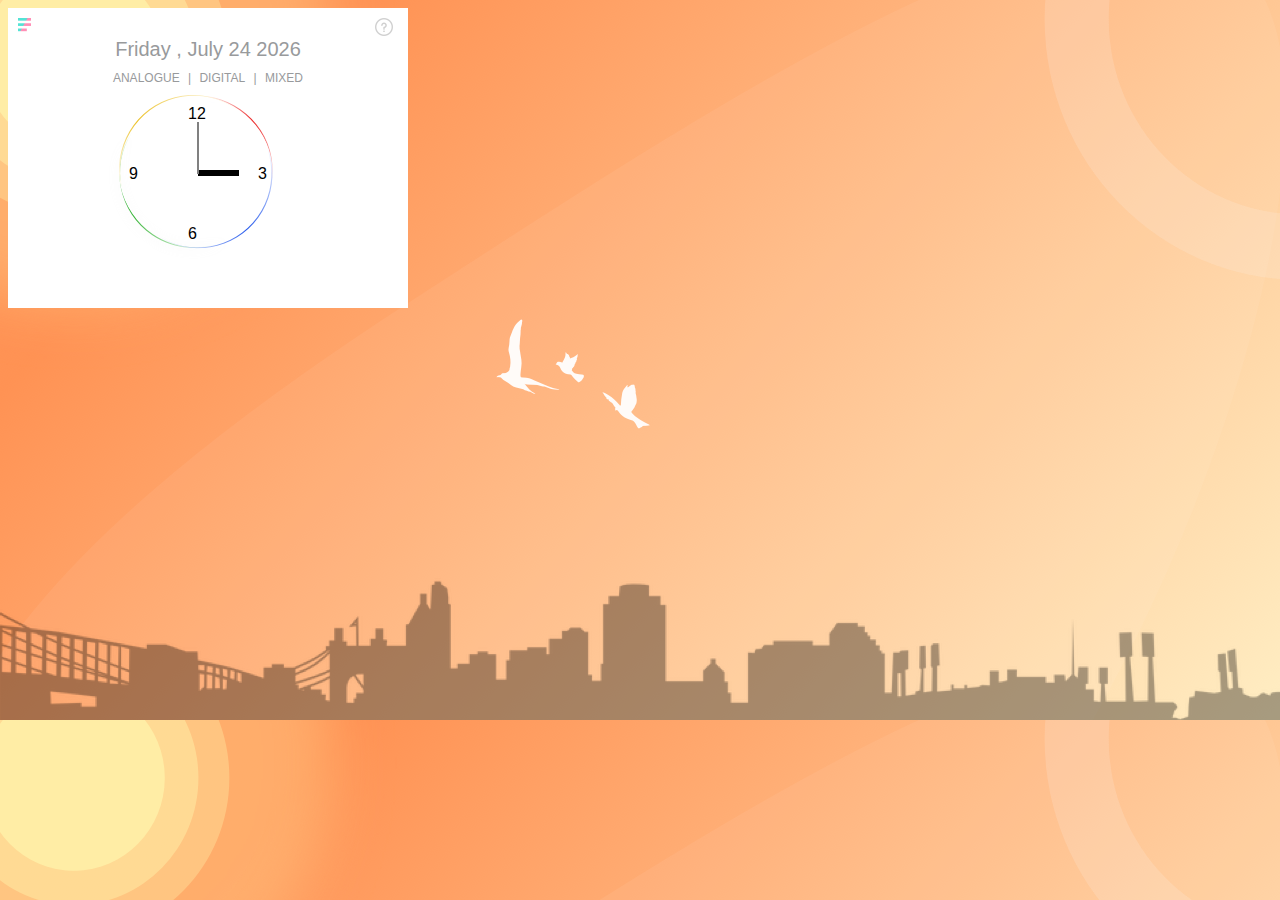
<file: index.html>
<!DOCTYPE html>
<html lang='en'>

<head>
    <meta charset="utf-8">
    <meta name="viewport" content="width=device-width, initial-scale=1">
    <link rel=stylesheet type="text/css" href="css/style.css">
    <script src="js/data.js"></script>
</head>

<body>
    <div class="container">

        <div class="wrap main-class" id="clock">
            <div class="navbar">
                <div class='header' id='header'>
                    <div class='menu' id='menu'>
                        <div class='menu-container' id='menu-container'>
                            <div class='alarm-menu-title' id='alarm-menu-title'>
                                <div class='alarm-label' id='alarm-label'>
                                    ALARM</div>
                            </div>
                            <div class='clock-menu-title' id='clock-menu-title'>
                                <div class='clock-label' id='clock-label'>
                                    CLOCK</div>
                            </div>
                        </div>
                    </div>
                    <div class='help' id='help'></div>
                </div>
                <div class='clock-screen group-1' id='clock-screen'>
                    <div class='today' id='today'></div>
                    <div class="toolbar">
                        <div class="toolbar-inner">
                            <div class='analog-label label-container' id='analog-label'>
                                <span class="link analog-link">ANALOGUE</span>
                            </div>
                            <span class='pipe-separator'> | </span>
                            <div class='digital-label label-container' id='digital-label'>
                                <span class="link digital-link">DIGITAL</span>
                            </div>
                            <span 'pipe-separator'> | </span>
                            <div class='mixed-label label-container' id='mixed-label'>
                                <span class="link mixed-link">MIXED</span>
                            </div>
                        </div>
                    </div>

                    <div class="analog-clock-container"></div>
                    <div id='currentAnalog' class='current-analog-clock'>
                        <div class="clock-hours-hand" id="hours-hand"></div>
                        <div class="clock-minutes-hand" id="minutes-hand"></div>
                        <div class="clock-seconds-hand" id="seconds-hand"></div>
                        <span class="clock__dial-hour clock__dial-hour--main three">3</span>
                        <span class="clock__dial-hour clock__dial-hour--main six">6</span>
                        <span class="clock__dial-hour clock__dial-hour--main nine">9</span>
                        <span class="clock__dial-hour clock__dial-hour--main twelve">12</span>
                    </div>
                    <div class="digital-clock-container">
                        <div id='currentDigital' class='current-digital-clock'>
                            <div id="digital-clock">
                            </div>
                            <div class='digital-clock-label-container'>
                                <div id="digital-clock-label" class='digital-hours digital-clock-label'>
                                    HRS
                                </div>
                                <div id="digital-clock-label" class='digital-mins digital-clock-label'>
                                    MIN'S
                                </div>
                                <div id="digital-clock-label" class='digital-secs digital-clock-label'>
                                    SEC'S
                                </div>
                            </div>
                        </div>
                    </div>
                    <div id='currentDigital'>

                    </div>
                    <div class="mixed-clock-container"></div>
                </div>

                <div class='alarm-screen group-2' id='alarm-screen'>
                    <div class='alarm-list-no-alarm' id='alarm-list-no-alarm'>There are no alarms</div>
                    <div class='alarm-list' id='alarm-list'>

                    </div>
                    <div class='alarm-button'>
                        <button type="button" id='add-alarm-button'>Add Alarm</button>
                    </div>
                </div>

                <div class='add-alarm-screen group-3' id='add-alarm-screen'>
                    <div class='add-alarm-label'> Set an Alarm</div>
                    <div class='alarm-form'>
                        <form>
                            <input type='number' min='0' max='12' id='alarm-hour' />
                            <input type='number' min='0' max='60' id='alarm-mins' />
                            <div id='optRadio'>
                                <label class="radio-inline">
                                    <input type="radio" name="optradio" value='am' checked>AM
                                </label>
                                <label class="radio-inline">
                                    <input type="radio" name="optradio" value='pm'>PM
                                </label>
                            </div>
                            <div id='repeat-days'>
                                <label href="#" for='monday'>
                                    <input type="checkbox" class="days monday" id='monday' value='monday'>
                                    <span>M</span>
                                </label>

                                <label href="#" for='tuesday'>
                                    <input type="checkbox" class="days tuesday" id='tuesday' value='tuesday'>
                                    <span>T</span>
                                </label>

                                <label href="#" for='wednesday'>
                                    <input type="checkbox" class="days wednesday" id='wednesday' value='wednesday'>
                                    <span>W</span>
                                </label>
                                <label href="#" for='thursday'>
                                    <input type="checkbox" class="days thursday" id='thursday' value='thursday'>
                                    <span>T</span>
                                </label>

                                <label href="#" for='friday'>
                                    <input type="checkbox" class="days friday" id='friday' value='friday'>
                                    <span>F</span>
                                </label>

                                <label href="#" for='saturday'>
                                    <input type="checkbox" class="days saturday" id='saturday' value='saturday'>
                                    <span>S</span>
                                </label>
                                <label href="#" for='sunday'>
                                    <input type="checkbox" class="days sunday" id='sunday' value='sunday'>
                                    <span>S</span>
                                </label>

                            </div>


                        </form>
                    </div>
                    <div class='save-alarm-button'>
                        <button type="button" id='save-alarm'>Done</button>
                    </div>
                </div>
            </div>
        </div>
    </div>
</body>

</html>
</file>
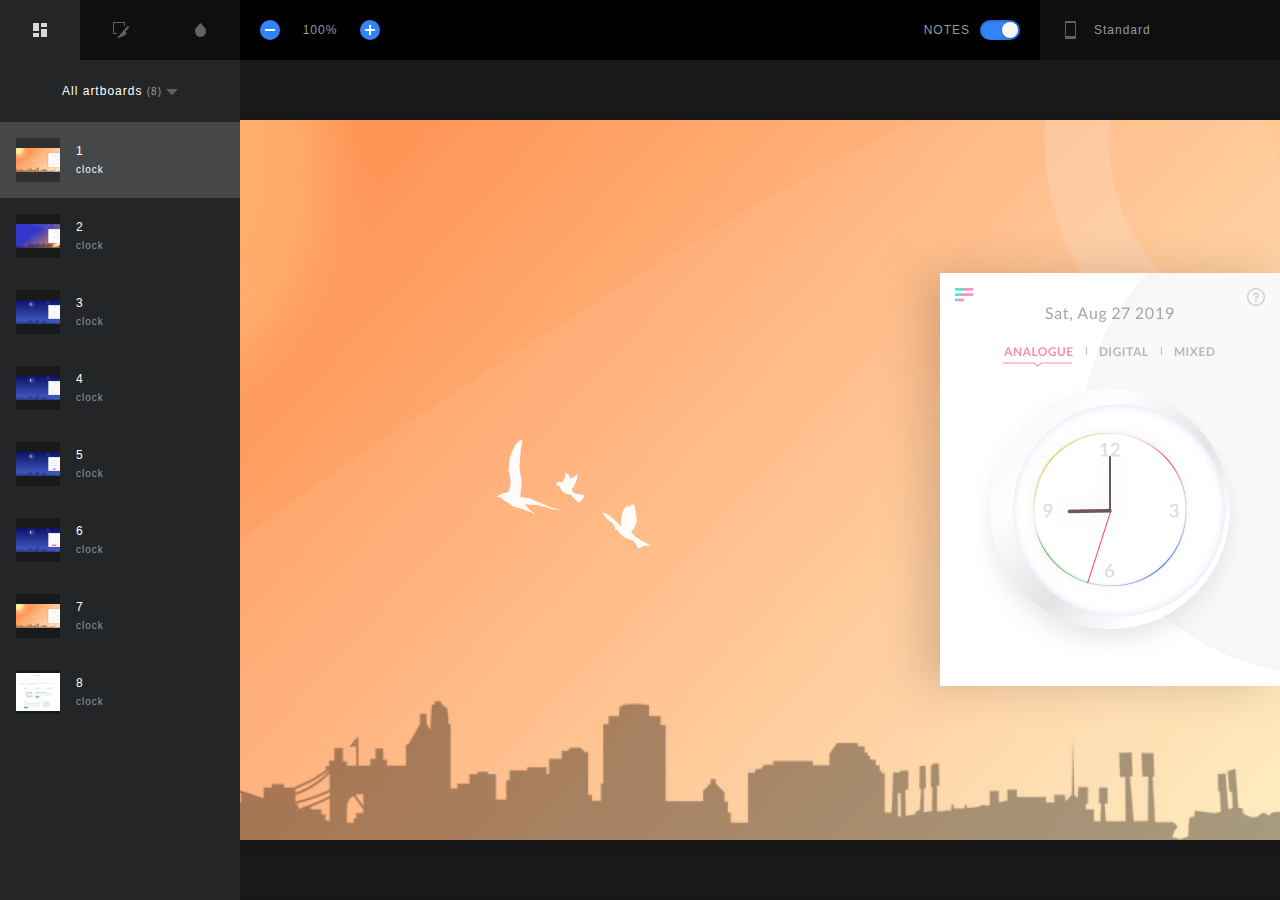
<file: reference.html>
<!DOCTYPE html>
<html lang="en">
  <head>
    <meta charset="utf-8">
    <meta http-equiv="X-UA-Compatible" content="IE=edge">
    <meta name="viewport" content="width=device-width, initial-scale=1">
    <title>Spec Export - Sketch Measure 2.4</title>
    <style type="text/css">
    /*! normalize.css v4.1.1 | MIT License | github.com/necolas/normalize.css */html{font-family:sans-serif;-ms-text-size-adjust:100%;-webkit-text-size-adjust:100%}body{margin:0}article,aside,details,figcaption,figure,footer,header,main,menu,nav,section,summary{display:block}audio,canvas,progress,video{display:inline-block}audio:not([controls]){display:none;height:0}progress{vertical-align:baseline}template,[hidden]{display:none}a{background-color:transparent;-webkit-text-decoration-skip:objects}a:active,a:hover{outline-width:0}abbr[title]{border-bottom:0;text-decoration:underline;text-decoration:underline dotted}b,strong{font-weight:inherit}b,strong{font-weight:bolder}dfn{font-style:italic}h1{font-size:2em;margin:.67em 0}mark{background-color:#ff0;color:#000}small{font-size:80%}sub,sup{font-size:75%;line-height:0;position:relative;vertical-align:baseline}sub{bottom:-0.25em}sup{top:-0.5em}img{border-style:none}svg:not(:root){overflow:hidden}code,kbd,pre,samp{font-family:monospace,monospace;font-size:1em}figure{margin:1em 40px}hr{box-sizing:content-box;height:0;overflow:visible}button,input,select,textarea{font:inherit;margin:0}optgroup{font-weight:bold}button,input{overflow:visible}button,select{text-transform:none}button,html [type="button"],[type="reset"],[type="submit"]{-webkit-appearance:button}button::-moz-focus-inner,[type="button"]::-moz-focus-inner,[type="reset"]::-moz-focus-inner,[type="submit"]::-moz-focus-inner{border-style:none;padding:0}button:-moz-focusring,[type="button"]:-moz-focusring,[type="reset"]:-moz-focusring,[type="submit"]:-moz-focusring{outline:1px dotted ButtonText}fieldset{border:1px solid silver;margin:0 2px;padding:.35em .625em .75em}legend{box-sizing:border-box;color:inherit;display:table;max-width:100%;padding:0;white-space:normal}textarea{overflow:auto}[type="checkbox"],[type="radio"]{box-sizing:border-box;padding:0}[type="number"]::-webkit-inner-spin-button,[type="number"]::-webkit-outer-spin-button{height:auto}[type="search"]{-webkit-appearance:textfield;outline-offset:-2px}[type="search"]::-webkit-search-cancel-button,[type="search"]::-webkit-search-decoration{-webkit-appearance:none}::-webkit-input-placeholder{color:inherit;opacity:.54}::-webkit-file-upload-button{-webkit-appearance:button;font:inherit}

*{box-sizing:border-box;}
::-webkit-scrollbar{width:8px;height:8px;background:#202123;border-radius:4px;}
::-webkit-scrollbar-thumb{border:1px solid rgba(255,255,255,.16);background-color:rgba(0,0,0,.64);border-radius:4px;}
::-webkit-scrollbar-corner,
::-webkit-resizer{background:#202123;}
html{width:100vw;height:100vh;overflow:hidden;}
body{-webkit-user-select:none;width:100vw;height:100vh;min-width:1024px;font-family:HelveticaNeue,Helvetica,Arial,sans-serif;font-size:12px;color:#989A9C;background:#191919;letter-spacing:1px;overflow:hidden;}
header{position:relative;height:60px;display:flex;align-items:center;z-index:215;background:#000;}
header .header-center,header .header-left,header .header-right{width:240px;height:60px;background:#0F0F0F;}
header .header-center{display:flex;flex:1;background:#000;}
header .header-center .show-notes,header .header-center .zoom-widget{padding:20px;width:160px;}
header .header-center h1{flex:1;}
header .header-center .show-notes{text-align:right;line-height:20px;}
header .header-center .show-notes .slidebox{margin-left:10px;}
header .header-left{display:flex;}
.zoom-widget{display:flex;}
.zoom-widget button{position:relative;display:block;width:20px;height:20px;border-radius:10px;border:0;background:#3484F5;cursor:pointer;}
.zoom-widget button:after,.zoom-widget button:before{position:absolute;top:9px;left:5px;content:"";display:block;width:10px;height:2px;background:#FFF;}
.zoom-widget button:after{top:5px;left:9px;width:2px;height:10px;}
.zoom-widget button:disabled{background:#222;cursor:default;}
.zoom-widget button:disabled:after,.zoom-widget button:disabled:before{background:#606264;}
.zoom-widget button.zoom-in:after{display:none;}
.zoom-widget .zoom-text{display:block;text-align:center;line-height:20px;flex:1;}
.unit-box{height:60px;}
.unit-box .overlay{content:"";position:absolute;top:60px;left:0;width:100vw;height:calc(100vh - 60px);display:none;background:rgba(0,0,0,.56);z-index:1;}
.unit-box:focus .overlay{display:block;}
.unit-box:focus{height:auto;outline:0;}
.unit-box h3,.unit-box p{position:relative;margin:0;padding:20px 20px 20px 54px;display:block;height:100%;line-height:20px;font-size:12px;font-weight:400;cursor:pointer;}
.unit-box h3,.unit-box:focus p{display:none;}
.unit-box h3:before,.unit-box p:before{position:absolute;top:18px;left:18px;content:"";display:block;width:24px;height:24px;background:url([data-uri]) no-repeat;background-size:24px 24px;}
.unit-box ul{position:absolute;margin:1px 0 0 240px;padding:0;list-style:none;background:#0F0F0F;width:240px;height:calc(100vh - 61px);overflow:auto;display:block;transition:all .15s ease;z-index:2;}
.unit-box:focus h3{color:#3A3A3A;display:block;}
.unit-box:focus ul{margin:1px 0 0;}
.unit-box .sub-title,.unit-box label{display:flex;padding:14px 20px;}
.unit-box label{cursor:pointer;}
.unit-box li:hover label{color:#FFF;}
.page-list label span,.unit-box label span{flex:1;}
.page-list input,.unit-box input{position:absolute;visibility:hidden;}
.page-list span:before,.unit-box span:before{float:right;display:block;content:"";width:16px;height:16px;}
.page-list input:checked+span:before,.page-list label:hover span:before,.unit-box input:checked+span:before,.unit-box label:hover span:before{background-image:url([data-uri]);background-size:50px 100px;}
.page-list label:hover span:before,.unit-box label:hover span:before{background-position:0 -50px;}
.page-list input:checked+span:before,.unit-box input:checked+span:before{background-position:0 0;}
.unit-box .sub-title{font-size:12px;background:#000;color:#3A3A3A;}
main{position:relative;height:calc(100vh - 60px);}
.inspector,.navbar{position:absolute;top:0;bottom:0;display:flex;width:240px;background:#232527;z-index:5;}
.inspector{transition:all .15s ease;right:-240px;display:block;}
.inspector.active{right:0;}
.navbar{left:-240px;width:240px;transition:all .15s ease;}
.navbar.on{left:0;}
.navbar nav{width:40px;background:#000204;}
.navbar section{flex:1;}
.tab{margin:0;padding:0;display:flex;width:100%;list-style:none;}
.tab li{display:flex;flex:1;height:60px;cursor:pointer;font-size:12px;justify-content:center;align-items:center;}
.tab li.current{background-color:#232527;}
.tab li:before{content:"";width:40px;height:40px;background:url([data-uri]) no-repeat -50px 0;background-size:100px 150px;overflow:hidden;}
.tab li.current:before{background-position-x:0;}
.tab li.icon-slices:before{background-position-y:-50px;}
.tab li.icon-colors:before{background-position-y:-100px;}
#inspector .code-item{display:none!important;}
#inspector .code-item textarea{padding: 16px;}
#inspector .code-item.select{display: block!important;}
#inspector .tab li{height:40px;}
#inspector .tab li:before{background-image:url([data-uri]);
}
#inspector .tab li.select{background-color:rgba(255,255,255,.05);}
#inspector .tab li.select:before{background-position-x: 0;}
#inspector .tab li.icon-android-panel:before {background-position-y: -50px;}
#inspector .tab li.icon-ios-panel:before {background-position-y: -100px;}
.screen-viewer{position:absolute;width:100vw;height:calc(100vh - 60px);background:#191919 url([data-uri]);background-size:16px 16px;overflow:auto;}
.screen-viewer,.screen-viewer .overlay{position:absolute;width:100vw;height:calc(100vh - 60px);background:#191919 url([data-uri]);background-size:16px 16px;overflow:auto;}
.screen-viewer .overlay{display:none;position:fixed;top:60px;left:0;background:transparent;overflow:hidden;z-index:2;cursor:none;}
.screen-viewer.moving-screen .overlay{display:block;}
.screen-viewer-inner{position:relative;margin:0 auto;}
.screen{margin:0 auto;position:absolute;left:50%;top:50%;background:#FFF;box-shadow:0 2px 10px 0 rgba(0,0,0,.2);transition:all .15s ease;}
.layer{position:absolute;cursor:pointer;}
.hover,.selected{border:1px solid #EE6723;}
.has-slice{border:1px dashed #EE6723;background:rgba(255,85,0,.32);}
.layer b,.layer i{position:absolute;width:5px;height:5px;background:#FFF;border:1px solid #EE6723;border-radius:50%;overflow:hidden;display:none;}
.layer b{width:3px;height:3px;background:#EE6723;}
.selected i{display:block;}
.distance.h div[data-width]:before,.distance.v div[data-height]:before,.selected:after,.selected:before{position:absolute;display:block;left:50%;top:-23px;transform:translateX(-50%);content:attr(data-width);font-size:12px;color:#FFF;height:12px;line-height:12px;padding:4px;background:#EE6723;border-radius:2px;z-index:1;}
.percentage-mode .distance.h div[data-width]:before,.percentage-mode .distance.v div[data-height]:before,.percentage-mode .selected:after,.percentage-mode .selected:before{content:attr(percentage-width);}
.selected.hidden:after,.selected.hidden:before{display:none;}
.distance.v div[data-height]:before,.selected:after{content:attr(data-height);left:auto;right:0;top:50%;transform:translateX(calc(100% + 3px)) translateY(-50%);}
.percentage-mode .distance.v div[data-height]:before,.percentage-mode .selected:after{content:attr(percentage-height);}
.layer .tl{top:-3px;left:-3px;}
.layer .tr{top:-3px;right:-3px;}
.layer .bl{bottom:-3px;left:-3px;}
.layer .br{bottom:-3px;right:-3px;}
.hover{border:1px solid #419bf9;}
.selected{border:1px solid #EE6723;}
.ruler{position:absolute;width:100%;height:100%;border:1px dashed #419bf9;}
.ruler.h{border-left:0;border-right:0;}
.ruler.v{border-top:0;border-bottom:0;}
.distance,.distance div,.distance div:before,.distance:after,.distance:before{position:absolute;}
.distance.v,.distance.v div{width:1px;}
.distance.h,.distance.h div{height:1px;}
.distance.v div{top:0;bottom:0;background:#EE6723;}
.distance.h div{left:0;right:0;background:#EE6723;}
.distance.v:after,.distance.v:before{content:"";top:0;left:-2px;width:5px;height:1px;background:#EE6723;}
.distance.h:after,.distance.h:before{content:"";top:-2px;left:0;width:1px;height:5px;background:#EE6723;}
.distance.v:after{top:auto;bottom:0;}
.distance.h:after{left:auto;right:0;}
.note{position:absolute;margin:-12px 0 0 -12px;width:24px;height:24px;background:#F5A623;border-radius:50%;border:2px solid #FFF;box-shadow:0 0 3px rgba(0,0,0,.24);}
.note:before{content:attr(data-index);font-size:12px;display:block;color:#FFF;text-align:center;width:100%;height:100%;line-height:20px;}
.note:hover{box-shadow:0 0 3px rgba(0,0,0,.64);}
.note div{position:absolute;top:50%;left:30px;border-radius:4px;padding:8px;background:#FFF;box-shadow:0 0 3px rgba(0,0,0,.5);-webkit-user-select:text;color:#222;transform:translateY(-50%);z-index:2;}
.note div:before{content:"";position:absolute;left:-7px;top:50%;width:8px;height:14px;background:url([data-uri]) no-repeat;background-size:8px 14px;transform:translateY(-50%);}
.slidebox{position:relative;width:40px;height:20px;display:inline-block;}
.slidebox input{visibility:hidden;}
.slidebox label{position:absolute;top:0;left:0;width:40px;height:20px;background:#898989;box-shadow:inset 0 1px 3px 0 rgba(0,0,0,.3);border-radius:10px;cursor:pointer;transition:all .2s ease;}
.slidebox label:after{position:absolute;content:"";top:2px;left:2px;width:16px;height:16px;background-image:linear-gradient(-180deg,#F8F9F6 0,#F5F5F5 100%);box-shadow:0 1px 2px 0 rgba(0,0,0,.3);border-radius:8px;transition:all .15s ease;}
.slidebox input[type=checkbox]:checked+label{background:#3484F5;}
.slidebox input[type=checkbox]:checked+label:after{left:22px;}
.inspector{overflow:auto;}
.inspector h2,.inspector h3{margin:0;padding:0;font-weight:400;}
.inspector h2{font-size:12px;line-height:24px;padding:12px 16px;text-align:center;}
.inspector h3{height:32px;font-size:12px;line-height:32px;padding:0 16px;background-image:linear-gradient(90deg,rgba(0,4,9,.32) 0,rgba(0,2,4,0) 100%);}
.inspector .context{padding:16px;}
.inspector .color,.inspector .item{display:flex;margin:0 0 8px;}
.inspector .item[data-label]:before{content:attr(data-label);display:block;width:70px;font-size:12px;height:24px;line-height:24px;}
.inspector .color:last-child,.inspector .item:last-child{margin:0;}
.inspector .item div,.inspector .item label{flex:1;}
.inspector .item label{padding:0 4px;}
.inspector .item label:first-child{padding:0 4px 0 0;}
.inspector .item label:last-child{padding:0 0 0 4px;}
.inspector .item label:only-child{padding:0;}
.inspector .item label[data-label]:after{content:attr(data-label);font-size:10px;text-align:center;display:block;margin:2px 0 0;}
.inspector input,.inspector textarea{padding:3px 4px;width:100%;background:rgba(255,255,255,.05);border-radius:2px;border:0;line-height:18px;height:24px;font-size:12px;color:#FFF;text-align:center;outline:0;resize:none;}
.inspector textarea{min-width:100%;height:auto;text-align:left;}
.context h4{font-size:12px;font-weight:400;position:0;margin:0 0 16px;color:#FFF;}
.context h4:before{margin:0 10px 0 0;display:inline-block;content:"";width:8px;height:8px;border-radius:1px;background:#3484F5;}
.context .colors{margin:0 0 8px;}
.context .colors:last-child,.context .items-group:last-child{margin:0;}
.context .items-group{margin:0 0 24px;}
.inspector .color{display:block;}
.inspector .color[data-name]:after{content:attr(data-name);font-size:10px;text-align:center;padding:0 0 0 24px;display:block;margin:2px 0 0;}
.inspector .color label,.inspector .color label em,.inspector .color label em i{position:absolute;display:block;width:24px;height:24px;padding:0;}
.inspector .color label em{position:relative;background-color:#fff;background-image:linear-gradient(45deg,#dddadc 25%,transparent 25%,transparent 75%,#dddadc 75%,#dddadc),linear-gradient(45deg,#dddadc 25%,transparent 25%,transparent 75%,#dddadc 75%,#dddadc);background-size:12px 12px;background-position:0 0,6px 6px;border-radius:2px 0 0 2px;overflow:hidden;}
.inspector .color label em i{position:relative;}
.inspector .item .color input{text-align:center;}
.inspector .color input{padding-left:32px;width:100%;text-align:left;}
.gradient .color label:before{position:absolute;top:12px;left:11px;content:"";width:2px;height:32px;background:#FFF;z-index:2;box-shadow:0 0 2px 1px rgba(0,0,0,.2);}
.gradient .color label:after{position:absolute;top:8px;left:8px;content:"";width:8px;height:8px;background:#FFF;z-index:3;border-radius:4px;box-shadow:0 0 2px 1px rgba(0,0,0,.2);}
.gradient .color[data-name] label:before{height:42px;}
.gradient .color:last-child label:before{display:none;}
.navbar section{position:relative;overflow:auto;}
.artboard-list,.asset-list,.color-list{margin:0;padding:0;list-style:none;}
.artboard-list li{padding:16px;display:flex;cursor:pointer;}
.artboard-list li:hover,.asset-list li:hover,.color-list li:hover{background:#191A1E;}
.artboard-list li.active{background:#454748;}
.preview-img{display:block;width:44px;height:44px;text-align:center;background:rgba(0,0,0,.32);}
.preview-img:before{content:' ';display:inline-block;vertical-align:middle;height:100%;}
.preview-img img{max-width:44px;max-height:44px;background:#FFF;vertical-align:middle;}
.pages-select{padding:24px;position:relative;}
.pages-select h3{margin:0;text-align:center;font-size:12px;font-weight:400;color:#FFF;cursor:pointer;}
.page-list em,.pages-select h3 em{font-style:normal;font-size:10px;color:#989A9C;}
.pages-select h3:after{content:"";margin:0 0 0 4px;width:12px;height:6px;display:inline-block;background:url([data-uri]) no-repeat;background-size:12px 6px;}
.pages-select .page-list{display:none;position:absolute;left:50%;transform:translateX(-50%);margin:-32px 0 0;padding:8px;border-radius:4px;list-style:none;width:180px;background:#0F0F0F;box-shadow:0 2px 10px 0 rgba(0,0,0,.8);}
.pages-select:focus{outline:0;}
.pages-select:focus .page-list{display:block;}
.pages-select .page-list label{padding:10px;cursor:pointer;}
.pages-select .page-list label,.pages-select .page-list span{display:block;}
.page-list span:before{position:absolute;right:8px;}
.exportable{margin:0;padding:0;list-style:none;background:#191A1E;border:1px solid #2D2F31;border-radius:4px;}
.exportable li{position:relative;padding:0 8px;height:32px;line-height:32px;border-bottom:1px solid #222;white-space:nowrap;text-overflow:ellipsis;}
.exportable li a{color:#FFF;text-decoration:none;outline:0;}
.exportable li:last-child{border:0;}
.exportable img{position:absolute;top:0;left:0;width:100%;height:100%;opacity:0;}
.asset-list li,.color-list li{padding:24px;display:flex;cursor:pointer;}
.color-list li{cursor:default;}
.asset-list li picture,.color-list li em{position:relative;display:block;text-align:center;width:32px;height:32px;background-color:#4A4A4A;background-image:linear-gradient(45deg,#000 25%,transparent 25%,transparent 75%,#000 75%,#000),linear-gradient(45deg,#000 25%,transparent 25%,transparent 75%,#000 75%,#000);background-size:8px 8px;background-position:0 0,4px 4px;border-radius:2px;}
.color-list li em{background-color:#fff;background-image:linear-gradient(45deg,#dddadc 25%,transparent 25%,transparent 75%,#dddadc 75%,#dddadc),linear-gradient(45deg,#dddadc 25%,transparent 25%,transparent 75%,#dddadc 75%,#dddadc);border-radius:50%;overflow:hidden;}
.color-list li em i{position:absolute;top:0;left:0;right:0;bottom:0;}
.artboard-list li div,.asset-list li div,.color-list li div{padding:0 0 0 16px;flex:1;}
.artboard-list li div{padding:6px 0 4px 16px;}
.asset-list li picture:before{content:"";display:inline-block;height:100%;vertical-align:middle;}
.asset-list li picture img{vertical-align:middle;max-width:28px;max-height:28px;}
.asset-list li picture:after{content:"";position:absolute;top:0;left:0;right:0;bottom:0;}
.artboard-list h3, .asset-list h3,.color-list h3{margin:0 0 4px;padding:0;color:#FFF;font-size:12px;font-weight:400;overflow:hidden;text-overflow:ellipsis;}
.artboard-list small, .asset-list small,.color-list small{font-size:10px;}
.artboard-list li.active small{color:#FFF;}
.empty{position:absolute;top:30%;left:0;right:0;transform:translateY(-50%);vertical-align:middle;text-align:center;}
.message{position:absolute;top:50%;left:50%;padding:10px 20px;max-width:320px;transform:translateX(-50%) translateY(-50%);text-align:center;border-radius:4px;background:rgba(0,0,0,.96);border: 1px solid rgba(255,255,255,.16);color:#FFF;box-shadow:0 2px 10px rgba(0,0,0,.32);z-index:9;display:none;}
.cursor{position:absolute;display:none;margin:-8px 0 0 -8px;top:50%;left:50%;width:16px;height:17px;background-size:16px 17px;background-image: url('[data-uri]');background-repeat:no-repeat;cursor:none;z-index:1;
}
.cursor.show{display:block;}
.cursor.moving{background-image: url('[data-uri]');}
    </style>
    <script type="text/javascript">
    <!--
    /*! jQuery v3.0.0 | (c) jQuery Foundation | jquery.org/license */
!function(a,b){"use strict";"object"==typeof module&&"object"==typeof module.exports?module.exports=a.document?b(a,!0):function(a){if(!a.document)throw new Error("jQuery requires a window with a document");return b(a)}:b(a)}("undefined"!=typeof window?window:this,function(a,b){"use strict";var c=[],d=a.document,e=Object.getPrototypeOf,f=c.slice,g=c.concat,h=c.push,i=c.indexOf,j={},k=j.toString,l=j.hasOwnProperty,m=l.toString,n=m.call(Object),o={};function p(a,b){b=b||d;var c=b.createElement("script");c.text=a,b.head.appendChild(c).parentNode.removeChild(c)}var q="3.0.0",r=function(a,b){return new r.fn.init(a,b)},s=/^[\s\uFEFF\xA0]+|[\s\uFEFF\xA0]+$/g,t=/^-ms-/,u=/-([a-z])/g,v=function(a,b){return b.toUpperCase()};r.fn=r.prototype={jquery:q,constructor:r,length:0,toArray:function(){return f.call(this)},get:function(a){return null!=a?0>a?this[a+this.length]:this[a]:f.call(this)},pushStack:function(a){var b=r.merge(this.constructor(),a);return b.prevObject=this,b},each:function(a){return r.each(this,a)},map:function(a){return this.pushStack(r.map(this,function(b,c){return a.call(b,c,b)}))},slice:function(){return this.pushStack(f.apply(this,arguments))},first:function(){return this.eq(0)},last:function(){return this.eq(-1)},eq:function(a){var b=this.length,c=+a+(0>a?b:0);return this.pushStack(c>=0&&b>c?[this[c]]:[])},end:function(){return this.prevObject||this.constructor()},push:h,sort:c.sort,splice:c.splice},r.extend=r.fn.extend=function(){var a,b,c,d,e,f,g=arguments[0]||{},h=1,i=arguments.length,j=!1;for("boolean"==typeof g&&(j=g,g=arguments[h]||{},h++),"object"==typeof g||r.isFunction(g)||(g={}),h===i&&(g=this,h--);i>h;h++)if(null!=(a=arguments[h]))for(b in a)c=g[b],d=a[b],g!==d&&(j&&d&&(r.isPlainObject(d)||(e=r.isArray(d)))?(e?(e=!1,f=c&&r.isArray(c)?c:[]):f=c&&r.isPlainObject(c)?c:{},g[b]=r.extend(j,f,d)):void 0!==d&&(g[b]=d));return g},r.extend({expando:"jQuery"+(q+Math.random()).replace(/\D/g,""),isReady:!0,error:function(a){throw new Error(a)},noop:function(){},isFunction:function(a){return"function"===r.type(a)},isArray:Array.isArray,isWindow:function(a){return null!=a&&a===a.window},isNumeric:function(a){var b=r.type(a);return("number"===b||"string"===b)&&!isNaN(a-parseFloat(a))},isPlainObject:function(a){var b,c;return a&&"[object Object]"===k.call(a)?(b=e(a))?(c=l.call(b,"constructor")&&b.constructor,"function"==typeof c&&m.call(c)===n):!0:!1},isEmptyObject:function(a){var b;for(b in a)return!1;return!0},type:function(a){return null==a?a+"":"object"==typeof a||"function"==typeof a?j[k.call(a)]||"object":typeof a},globalEval:function(a){p(a)},camelCase:function(a){return a.replace(t,"ms-").replace(u,v)},nodeName:function(a,b){return a.nodeName&&a.nodeName.toLowerCase()===b.toLowerCase()},each:function(a,b){var c,d=0;if(w(a)){for(c=a.length;c>d;d++)if(b.call(a[d],d,a[d])===!1)break}else for(d in a)if(b.call(a[d],d,a[d])===!1)break;return a},trim:function(a){return null==a?"":(a+"").replace(s,"")},makeArray:function(a,b){var c=b||[];return null!=a&&(w(Object(a))?r.merge(c,"string"==typeof a?[a]:a):h.call(c,a)),c},inArray:function(a,b,c){return null==b?-1:i.call(b,a,c)},merge:function(a,b){for(var c=+b.length,d=0,e=a.length;c>d;d++)a[e++]=b[d];return a.length=e,a},grep:function(a,b,c){for(var d,e=[],f=0,g=a.length,h=!c;g>f;f++)d=!b(a[f],f),d!==h&&e.push(a[f]);return e},map:function(a,b,c){var d,e,f=0,h=[];if(w(a))for(d=a.length;d>f;f++)e=b(a[f],f,c),null!=e&&h.push(e);else for(f in a)e=b(a[f],f,c),null!=e&&h.push(e);return g.apply([],h)},guid:1,proxy:function(a,b){var c,d,e;return"string"==typeof b&&(c=a[b],b=a,a=c),r.isFunction(a)?(d=f.call(arguments,2),e=function(){return a.apply(b||this,d.concat(f.call(arguments)))},e.guid=a.guid=a.guid||r.guid++,e):void 0},now:Date.now,support:o}),"function"==typeof Symbol&&(r.fn[Symbol.iterator]=c[Symbol.iterator]),r.each("Boolean Number String Function Array Date RegExp Object Error Symbol".split(" "),function(a,b){j["[object "+b+"]"]=b.toLowerCase()});function w(a){var b=!!a&&"length"in a&&a.length,c=r.type(a);return"function"===c||r.isWindow(a)?!1:"array"===c||0===b||"number"==typeof b&&b>0&&b-1 in a}var x=function(a){var b,c,d,e,f,g,h,i,j,k,l,m,n,o,p,q,r,s,t,u="sizzle"+1*new Date,v=a.document,w=0,x=0,y=ha(),z=ha(),A=ha(),B=function(a,b){return a===b&&(l=!0),0},C={}.hasOwnProperty,D=[],E=D.pop,F=D.push,G=D.push,H=D.slice,I=function(a,b){for(var c=0,d=a.length;d>c;c++)if(a[c]===b)return c;return-1},J="checked|selected|async|autofocus|autoplay|controls|defer|disabled|hidden|ismap|loop|multiple|open|readonly|required|scoped",K="[\\x20\\t\\r\\n\\f]",L="(?:\\\\.|[\\w-]|[^\x00-\\xa0])+",M="\\["+K+"*("+L+")(?:"+K+"*([*^$|!~]?=)"+K+"*(?:'((?:\\\\.|[^\\\\'])*)'|\"((?:\\\\.|[^\\\\\"])*)\"|("+L+"))|)"+K+"*\\]",N=":("+L+")(?:\\((('((?:\\\\.|[^\\\\'])*)'|\"((?:\\\\.|[^\\\\\"])*)\")|((?:\\\\.|[^\\\\()[\\]]|"+M+")*)|.*)\\)|)",O=new RegExp(K+"+","g"),P=new RegExp("^"+K+"+|((?:^|[^\\\\])(?:\\\\.)*)"+K+"+$","g"),Q=new RegExp("^"+K+"*,"+K+"*"),R=new RegExp("^"+K+"*([>+~]|"+K+")"+K+"*"),S=new RegExp("="+K+"*([^\\]'\"]*?)"+K+"*\\]","g"),T=new RegExp(N),U=new RegExp("^"+L+"$"),V={ID:new RegExp("^#("+L+")"),CLASS:new RegExp("^\\.("+L+")"),TAG:new RegExp("^("+L+"|[*])"),ATTR:new RegExp("^"+M),PSEUDO:new RegExp("^"+N),CHILD:new RegExp("^:(only|first|last|nth|nth-last)-(child|of-type)(?:\\("+K+"*(even|odd|(([+-]|)(\\d*)n|)"+K+"*(?:([+-]|)"+K+"*(\\d+)|))"+K+"*\\)|)","i"),bool:new RegExp("^(?:"+J+")$","i"),needsContext:new RegExp("^"+K+"*[>+~]|:(even|odd|eq|gt|lt|nth|first|last)(?:\\("+K+"*((?:-\\d)?\\d*)"+K+"*\\)|)(?=[^-]|$)","i")},W=/^(?:input|select|textarea|button)$/i,X=/^h\d$/i,Y=/^[^{]+\{\s*\[native \w/,Z=/^(?:#([\w-]+)|(\w+)|\.([\w-]+))$/,$=/[+~]/,_=new RegExp("\\\\([\\da-f]{1,6}"+K+"?|("+K+")|.)","ig"),aa=function(a,b,c){var d="0x"+b-65536;return d!==d||c?b:0>d?String.fromCharCode(d+65536):String.fromCharCode(d>>10|55296,1023&d|56320)},ba=/([\0-\x1f\x7f]|^-?\d)|^-$|[^\x80-\uFFFF\w-]/g,ca=function(a,b){return b?"\x00"===a?"\ufffd":a.slice(0,-1)+"\\"+a.charCodeAt(a.length-1).toString(16)+" ":"\\"+a},da=function(){m()},ea=ta(function(a){return a.disabled===!0},{dir:"parentNode",next:"legend"});try{G.apply(D=H.call(v.childNodes),v.childNodes),D[v.childNodes.length].nodeType}catch(fa){G={apply:D.length?function(a,b){F.apply(a,H.call(b))}:function(a,b){var c=a.length,d=0;while(a[c++]=b[d++]);a.length=c-1}}}function ga(a,b,d,e){var f,h,j,k,l,o,r,s=b&&b.ownerDocument,w=b?b.nodeType:9;if(d=d||[],"string"!=typeof a||!a||1!==w&&9!==w&&11!==w)return d;if(!e&&((b?b.ownerDocument||b:v)!==n&&m(b),b=b||n,p)){if(11!==w&&(l=Z.exec(a)))if(f=l[1]){if(9===w){if(!(j=b.getElementById(f)))return d;if(j.id===f)return d.push(j),d}else if(s&&(j=s.getElementById(f))&&t(b,j)&&j.id===f)return d.push(j),d}else{if(l[2])return G.apply(d,b.getElementsByTagName(a)),d;if((f=l[3])&&c.getElementsByClassName&&b.getElementsByClassName)return G.apply(d,b.getElementsByClassName(f)),d}if(c.qsa&&!A[a+" "]&&(!q||!q.test(a))){if(1!==w)s=b,r=a;else if("object"!==b.nodeName.toLowerCase()){(k=b.getAttribute("id"))?k=k.replace(ba,ca):b.setAttribute("id",k=u),o=g(a),h=o.length;while(h--)o[h]="#"+k+" "+sa(o[h]);r=o.join(","),s=$.test(a)&&qa(b.parentNode)||b}if(r)try{return G.apply(d,s.querySelectorAll(r)),d}catch(x){}finally{k===u&&b.removeAttribute("id")}}}return i(a.replace(P,"$1"),b,d,e)}function ha(){var a=[];function b(c,e){return a.push(c+" ")>d.cacheLength&&delete b[a.shift()],b[c+" "]=e}return b}function ia(a){return a[u]=!0,a}function ja(a){var b=n.createElement("fieldset");try{return!!a(b)}catch(c){return!1}finally{b.parentNode&&b.parentNode.removeChild(b),b=null}}function ka(a,b){var c=a.split("|"),e=c.length;while(e--)d.attrHandle[c[e]]=b}function la(a,b){var c=b&&a,d=c&&1===a.nodeType&&1===b.nodeType&&a.sourceIndex-b.sourceIndex;if(d)return d;if(c)while(c=c.nextSibling)if(c===b)return-1;return a?1:-1}function ma(a){return function(b){var c=b.nodeName.toLowerCase();return"input"===c&&b.type===a}}function na(a){return function(b){var c=b.nodeName.toLowerCase();return("input"===c||"button"===c)&&b.type===a}}function oa(a){return function(b){return"label"in b&&b.disabled===a||"form"in b&&b.disabled===a||"form"in b&&b.disabled===!1&&(b.isDisabled===a||b.isDisabled!==!a&&("label"in b||!ea(b))!==a)}}function pa(a){return ia(function(b){return b=+b,ia(function(c,d){var e,f=a([],c.length,b),g=f.length;while(g--)c[e=f[g]]&&(c[e]=!(d[e]=c[e]))})})}function qa(a){return a&&"undefined"!=typeof a.getElementsByTagName&&a}c=ga.support={},f=ga.isXML=function(a){var b=a&&(a.ownerDocument||a).documentElement;return b?"HTML"!==b.nodeName:!1},m=ga.setDocument=function(a){var b,e,g=a?a.ownerDocument||a:v;return g!==n&&9===g.nodeType&&g.documentElement?(n=g,o=n.documentElement,p=!f(n),v!==n&&(e=n.defaultView)&&e.top!==e&&(e.addEventListener?e.addEventListener("unload",da,!1):e.attachEvent&&e.attachEvent("onunload",da)),c.attributes=ja(function(a){return a.className="i",!a.getAttribute("className")}),c.getElementsByTagName=ja(function(a){return a.appendChild(n.createComment("")),!a.getElementsByTagName("*").length}),c.getElementsByClassName=Y.test(n.getElementsByClassName),c.getById=ja(function(a){return o.appendChild(a).id=u,!n.getElementsByName||!n.getElementsByName(u).length}),c.getById?(d.find.ID=function(a,b){if("undefined"!=typeof b.getElementById&&p){var c=b.getElementById(a);return c?[c]:[]}},d.filter.ID=function(a){var b=a.replace(_,aa);return function(a){return a.getAttribute("id")===b}}):(delete d.find.ID,d.filter.ID=function(a){var b=a.replace(_,aa);return function(a){var c="undefined"!=typeof a.getAttributeNode&&a.getAttributeNode("id");return c&&c.value===b}}),d.find.TAG=c.getElementsByTagName?function(a,b){return"undefined"!=typeof b.getElementsByTagName?b.getElementsByTagName(a):c.qsa?b.querySelectorAll(a):void 0}:function(a,b){var c,d=[],e=0,f=b.getElementsByTagName(a);if("*"===a){while(c=f[e++])1===c.nodeType&&d.push(c);return d}return f},d.find.CLASS=c.getElementsByClassName&&function(a,b){return"undefined"!=typeof b.getElementsByClassName&&p?b.getElementsByClassName(a):void 0},r=[],q=[],(c.qsa=Y.test(n.querySelectorAll))&&(ja(function(a){o.appendChild(a).innerHTML="<a id='"+u+"'></a><select id='"+u+"-\r\\' msallowcapture=''><option selected=''></option></select>",a.querySelectorAll("[msallowcapture^='']").length&&q.push("[*^$]="+K+"*(?:''|\"\")"),a.querySelectorAll("[selected]").length||q.push("\\["+K+"*(?:value|"+J+")"),a.querySelectorAll("[id~="+u+"-]").length||q.push("~="),a.querySelectorAll(":checked").length||q.push(":checked"),a.querySelectorAll("a#"+u+"+*").length||q.push(".#.+[+~]")}),ja(function(a){a.innerHTML="<a href='' disabled='disabled'></a><select disabled='disabled'><option/></select>";var b=n.createElement("input");b.setAttribute("type","hidden"),a.appendChild(b).setAttribute("name","D"),a.querySelectorAll("[name=d]").length&&q.push("name"+K+"*[*^$|!~]?="),2!==a.querySelectorAll(":enabled").length&&q.push(":enabled",":disabled"),o.appendChild(a).disabled=!0,2!==a.querySelectorAll(":disabled").length&&q.push(":enabled",":disabled"),a.querySelectorAll("*,:x"),q.push(",.*:")})),(c.matchesSelector=Y.test(s=o.matches||o.webkitMatchesSelector||o.mozMatchesSelector||o.oMatchesSelector||o.msMatchesSelector))&&ja(function(a){c.disconnectedMatch=s.call(a,"*"),s.call(a,"[s!='']:x"),r.push("!=",N)}),q=q.length&&new RegExp(q.join("|")),r=r.length&&new RegExp(r.join("|")),b=Y.test(o.compareDocumentPosition),t=b||Y.test(o.contains)?function(a,b){var c=9===a.nodeType?a.documentElement:a,d=b&&b.parentNode;return a===d||!(!d||1!==d.nodeType||!(c.contains?c.contains(d):a.compareDocumentPosition&&16&a.compareDocumentPosition(d)))}:function(a,b){if(b)while(b=b.parentNode)if(b===a)return!0;return!1},B=b?function(a,b){if(a===b)return l=!0,0;var d=!a.compareDocumentPosition-!b.compareDocumentPosition;return d?d:(d=(a.ownerDocument||a)===(b.ownerDocument||b)?a.compareDocumentPosition(b):1,1&d||!c.sortDetached&&b.compareDocumentPosition(a)===d?a===n||a.ownerDocument===v&&t(v,a)?-1:b===n||b.ownerDocument===v&&t(v,b)?1:k?I(k,a)-I(k,b):0:4&d?-1:1)}:function(a,b){if(a===b)return l=!0,0;var c,d=0,e=a.parentNode,f=b.parentNode,g=[a],h=[b];if(!e||!f)return a===n?-1:b===n?1:e?-1:f?1:k?I(k,a)-I(k,b):0;if(e===f)return la(a,b);c=a;while(c=c.parentNode)g.unshift(c);c=b;while(c=c.parentNode)h.unshift(c);while(g[d]===h[d])d++;return d?la(g[d],h[d]):g[d]===v?-1:h[d]===v?1:0},n):n},ga.matches=function(a,b){return ga(a,null,null,b)},ga.matchesSelector=function(a,b){if((a.ownerDocument||a)!==n&&m(a),b=b.replace(S,"='$1']"),c.matchesSelector&&p&&!A[b+" "]&&(!r||!r.test(b))&&(!q||!q.test(b)))try{var d=s.call(a,b);if(d||c.disconnectedMatch||a.document&&11!==a.document.nodeType)return d}catch(e){}return ga(b,n,null,[a]).length>0},ga.contains=function(a,b){return(a.ownerDocument||a)!==n&&m(a),t(a,b)},ga.attr=function(a,b){(a.ownerDocument||a)!==n&&m(a);var e=d.attrHandle[b.toLowerCase()],f=e&&C.call(d.attrHandle,b.toLowerCase())?e(a,b,!p):void 0;return void 0!==f?f:c.attributes||!p?a.getAttribute(b):(f=a.getAttributeNode(b))&&f.specified?f.value:null},ga.escape=function(a){return(a+"").replace(ba,ca)},ga.error=function(a){throw new Error("Syntax error, unrecognized expression: "+a)},ga.uniqueSort=function(a){var b,d=[],e=0,f=0;if(l=!c.detectDuplicates,k=!c.sortStable&&a.slice(0),a.sort(B),l){while(b=a[f++])b===a[f]&&(e=d.push(f));while(e--)a.splice(d[e],1)}return k=null,a},e=ga.getText=function(a){var b,c="",d=0,f=a.nodeType;if(f){if(1===f||9===f||11===f){if("string"==typeof a.textContent)return a.textContent;for(a=a.firstChild;a;a=a.nextSibling)c+=e(a)}else if(3===f||4===f)return a.nodeValue}else while(b=a[d++])c+=e(b);return c},d=ga.selectors={cacheLength:50,createPseudo:ia,match:V,attrHandle:{},find:{},relative:{">":{dir:"parentNode",first:!0}," ":{dir:"parentNode"},"+":{dir:"previousSibling",first:!0},"~":{dir:"previousSibling"}},preFilter:{ATTR:function(a){return a[1]=a[1].replace(_,aa),a[3]=(a[3]||a[4]||a[5]||"").replace(_,aa),"~="===a[2]&&(a[3]=" "+a[3]+" "),a.slice(0,4)},CHILD:function(a){return a[1]=a[1].toLowerCase(),"nth"===a[1].slice(0,3)?(a[3]||ga.error(a[0]),a[4]=+(a[4]?a[5]+(a[6]||1):2*("even"===a[3]||"odd"===a[3])),a[5]=+(a[7]+a[8]||"odd"===a[3])):a[3]&&ga.error(a[0]),a},PSEUDO:function(a){var b,c=!a[6]&&a[2];return V.CHILD.test(a[0])?null:(a[3]?a[2]=a[4]||a[5]||"":c&&T.test(c)&&(b=g(c,!0))&&(b=c.indexOf(")",c.length-b)-c.length)&&(a[0]=a[0].slice(0,b),a[2]=c.slice(0,b)),a.slice(0,3))}},filter:{TAG:function(a){var b=a.replace(_,aa).toLowerCase();return"*"===a?function(){return!0}:function(a){return a.nodeName&&a.nodeName.toLowerCase()===b}},CLASS:function(a){var b=y[a+" "];return b||(b=new RegExp("(^|"+K+")"+a+"("+K+"|$)"))&&y(a,function(a){return b.test("string"==typeof a.className&&a.className||"undefined"!=typeof a.getAttribute&&a.getAttribute("class")||"")})},ATTR:function(a,b,c){return function(d){var e=ga.attr(d,a);return null==e?"!="===b:b?(e+="","="===b?e===c:"!="===b?e!==c:"^="===b?c&&0===e.indexOf(c):"*="===b?c&&e.indexOf(c)>-1:"$="===b?c&&e.slice(-c.length)===c:"~="===b?(" "+e.replace(O," ")+" ").indexOf(c)>-1:"|="===b?e===c||e.slice(0,c.length+1)===c+"-":!1):!0}},CHILD:function(a,b,c,d,e){var f="nth"!==a.slice(0,3),g="last"!==a.slice(-4),h="of-type"===b;return 1===d&&0===e?function(a){return!!a.parentNode}:function(b,c,i){var j,k,l,m,n,o,p=f!==g?"nextSibling":"previousSibling",q=b.parentNode,r=h&&b.nodeName.toLowerCase(),s=!i&&!h,t=!1;if(q){if(f){while(p){m=b;while(m=m[p])if(h?m.nodeName.toLowerCase()===r:1===m.nodeType)return!1;o=p="only"===a&&!o&&"nextSibling"}return!0}if(o=[g?q.firstChild:q.lastChild],g&&s){m=q,l=m[u]||(m[u]={}),k=l[m.uniqueID]||(l[m.uniqueID]={}),j=k[a]||[],n=j[0]===w&&j[1],t=n&&j[2],m=n&&q.childNodes[n];while(m=++n&&m&&m[p]||(t=n=0)||o.pop())if(1===m.nodeType&&++t&&m===b){k[a]=[w,n,t];break}}else if(s&&(m=b,l=m[u]||(m[u]={}),k=l[m.uniqueID]||(l[m.uniqueID]={}),j=k[a]||[],n=j[0]===w&&j[1],t=n),t===!1)while(m=++n&&m&&m[p]||(t=n=0)||o.pop())if((h?m.nodeName.toLowerCase()===r:1===m.nodeType)&&++t&&(s&&(l=m[u]||(m[u]={}),k=l[m.uniqueID]||(l[m.uniqueID]={}),k[a]=[w,t]),m===b))break;return t-=e,t===d||t%d===0&&t/d>=0}}},PSEUDO:function(a,b){var c,e=d.pseudos[a]||d.setFilters[a.toLowerCase()]||ga.error("unsupported pseudo: "+a);return e[u]?e(b):e.length>1?(c=[a,a,"",b],d.setFilters.hasOwnProperty(a.toLowerCase())?ia(function(a,c){var d,f=e(a,b),g=f.length;while(g--)d=I(a,f[g]),a[d]=!(c[d]=f[g])}):function(a){return e(a,0,c)}):e}},pseudos:{not:ia(function(a){var b=[],c=[],d=h(a.replace(P,"$1"));return d[u]?ia(function(a,b,c,e){var f,g=d(a,null,e,[]),h=a.length;while(h--)(f=g[h])&&(a[h]=!(b[h]=f))}):function(a,e,f){return b[0]=a,d(b,null,f,c),b[0]=null,!c.pop()}}),has:ia(function(a){return function(b){return ga(a,b).length>0}}),contains:ia(function(a){return a=a.replace(_,aa),function(b){return(b.textContent||b.innerText||e(b)).indexOf(a)>-1}}),lang:ia(function(a){return U.test(a||"")||ga.error("unsupported lang: "+a),a=a.replace(_,aa).toLowerCase(),function(b){var c;do if(c=p?b.lang:b.getAttribute("xml:lang")||b.getAttribute("lang"))return c=c.toLowerCase(),c===a||0===c.indexOf(a+"-");while((b=b.parentNode)&&1===b.nodeType);return!1}}),target:function(b){var c=a.location&&a.location.hash;return c&&c.slice(1)===b.id},root:function(a){return a===o},focus:function(a){return a===n.activeElement&&(!n.hasFocus||n.hasFocus())&&!!(a.type||a.href||~a.tabIndex)},enabled:oa(!1),disabled:oa(!0),checked:function(a){var b=a.nodeName.toLowerCase();return"input"===b&&!!a.checked||"option"===b&&!!a.selected},selected:function(a){return a.parentNode&&a.parentNode.selectedIndex,a.selected===!0},empty:function(a){for(a=a.firstChild;a;a=a.nextSibling)if(a.nodeType<6)return!1;return!0},parent:function(a){return!d.pseudos.empty(a)},header:function(a){return X.test(a.nodeName)},input:function(a){return W.test(a.nodeName)},button:function(a){var b=a.nodeName.toLowerCase();return"input"===b&&"button"===a.type||"button"===b},text:function(a){var b;return"input"===a.nodeName.toLowerCase()&&"text"===a.type&&(null==(b=a.getAttribute("type"))||"text"===b.toLowerCase())},first:pa(function(){return[0]}),last:pa(function(a,b){return[b-1]}),eq:pa(function(a,b,c){return[0>c?c+b:c]}),even:pa(function(a,b){for(var c=0;b>c;c+=2)a.push(c);return a}),odd:pa(function(a,b){for(var c=1;b>c;c+=2)a.push(c);return a}),lt:pa(function(a,b,c){for(var d=0>c?c+b:c;--d>=0;)a.push(d);return a}),gt:pa(function(a,b,c){for(var d=0>c?c+b:c;++d<b;)a.push(d);return a})}},d.pseudos.nth=d.pseudos.eq;for(b in{radio:!0,checkbox:!0,file:!0,password:!0,image:!0})d.pseudos[b]=ma(b);for(b in{submit:!0,reset:!0})d.pseudos[b]=na(b);function ra(){}ra.prototype=d.filters=d.pseudos,d.setFilters=new ra,g=ga.tokenize=function(a,b){var c,e,f,g,h,i,j,k=z[a+" "];if(k)return b?0:k.slice(0);h=a,i=[],j=d.preFilter;while(h){c&&!(e=Q.exec(h))||(e&&(h=h.slice(e[0].length)||h),i.push(f=[])),c=!1,(e=R.exec(h))&&(c=e.shift(),f.push({value:c,type:e[0].replace(P," ")}),h=h.slice(c.length));for(g in d.filter)!(e=V[g].exec(h))||j[g]&&!(e=j[g](e))||(c=e.shift(),f.push({value:c,type:g,matches:e}),h=h.slice(c.length));if(!c)break}return b?h.length:h?ga.error(a):z(a,i).slice(0)};function sa(a){for(var b=0,c=a.length,d="";c>b;b++)d+=a[b].value;return d}function ta(a,b,c){var d=b.dir,e=b.next,f=e||d,g=c&&"parentNode"===f,h=x++;return b.first?function(b,c,e){while(b=b[d])if(1===b.nodeType||g)return a(b,c,e)}:function(b,c,i){var j,k,l,m=[w,h];if(i){while(b=b[d])if((1===b.nodeType||g)&&a(b,c,i))return!0}else while(b=b[d])if(1===b.nodeType||g)if(l=b[u]||(b[u]={}),k=l[b.uniqueID]||(l[b.uniqueID]={}),e&&e===b.nodeName.toLowerCase())b=b[d]||b;else{if((j=k[f])&&j[0]===w&&j[1]===h)return m[2]=j[2];if(k[f]=m,m[2]=a(b,c,i))return!0}}}function ua(a){return a.length>1?function(b,c,d){var e=a.length;while(e--)if(!a[e](b,c,d))return!1;return!0}:a[0]}function va(a,b,c){for(var d=0,e=b.length;e>d;d++)ga(a,b[d],c);return c}function wa(a,b,c,d,e){for(var f,g=[],h=0,i=a.length,j=null!=b;i>h;h++)(f=a[h])&&(c&&!c(f,d,e)||(g.push(f),j&&b.push(h)));return g}function xa(a,b,c,d,e,f){return d&&!d[u]&&(d=xa(d)),e&&!e[u]&&(e=xa(e,f)),ia(function(f,g,h,i){var j,k,l,m=[],n=[],o=g.length,p=f||va(b||"*",h.nodeType?[h]:h,[]),q=!a||!f&&b?p:wa(p,m,a,h,i),r=c?e||(f?a:o||d)?[]:g:q;if(c&&c(q,r,h,i),d){j=wa(r,n),d(j,[],h,i),k=j.length;while(k--)(l=j[k])&&(r[n[k]]=!(q[n[k]]=l))}if(f){if(e||a){if(e){j=[],k=r.length;while(k--)(l=r[k])&&j.push(q[k]=l);e(null,r=[],j,i)}k=r.length;while(k--)(l=r[k])&&(j=e?I(f,l):m[k])>-1&&(f[j]=!(g[j]=l))}}else r=wa(r===g?r.splice(o,r.length):r),e?e(null,g,r,i):G.apply(g,r)})}function ya(a){for(var b,c,e,f=a.length,g=d.relative[a[0].type],h=g||d.relative[" "],i=g?1:0,k=ta(function(a){return a===b},h,!0),l=ta(function(a){return I(b,a)>-1},h,!0),m=[function(a,c,d){var e=!g&&(d||c!==j)||((b=c).nodeType?k(a,c,d):l(a,c,d));return b=null,e}];f>i;i++)if(c=d.relative[a[i].type])m=[ta(ua(m),c)];else{if(c=d.filter[a[i].type].apply(null,a[i].matches),c[u]){for(e=++i;f>e;e++)if(d.relative[a[e].type])break;return xa(i>1&&ua(m),i>1&&sa(a.slice(0,i-1).concat({value:" "===a[i-2].type?"*":""})).replace(P,"$1"),c,e>i&&ya(a.slice(i,e)),f>e&&ya(a=a.slice(e)),f>e&&sa(a))}m.push(c)}return ua(m)}function za(a,b){var c=b.length>0,e=a.length>0,f=function(f,g,h,i,k){var l,o,q,r=0,s="0",t=f&&[],u=[],v=j,x=f||e&&d.find.TAG("*",k),y=w+=null==v?1:Math.random()||.1,z=x.length;for(k&&(j=g===n||g||k);s!==z&&null!=(l=x[s]);s++){if(e&&l){o=0,g||l.ownerDocument===n||(m(l),h=!p);while(q=a[o++])if(q(l,g||n,h)){i.push(l);break}k&&(w=y)}c&&((l=!q&&l)&&r--,f&&t.push(l))}if(r+=s,c&&s!==r){o=0;while(q=b[o++])q(t,u,g,h);if(f){if(r>0)while(s--)t[s]||u[s]||(u[s]=E.call(i));u=wa(u)}G.apply(i,u),k&&!f&&u.length>0&&r+b.length>1&&ga.uniqueSort(i)}return k&&(w=y,j=v),t};return c?ia(f):f}return h=ga.compile=function(a,b){var c,d=[],e=[],f=A[a+" "];if(!f){b||(b=g(a)),c=b.length;while(c--)f=ya(b[c]),f[u]?d.push(f):e.push(f);f=A(a,za(e,d)),f.selector=a}return f},i=ga.select=function(a,b,e,f){var i,j,k,l,m,n="function"==typeof a&&a,o=!f&&g(a=n.selector||a);if(e=e||[],1===o.length){if(j=o[0]=o[0].slice(0),j.length>2&&"ID"===(k=j[0]).type&&c.getById&&9===b.nodeType&&p&&d.relative[j[1].type]){if(b=(d.find.ID(k.matches[0].replace(_,aa),b)||[])[0],!b)return e;n&&(b=b.parentNode),a=a.slice(j.shift().value.length)}i=V.needsContext.test(a)?0:j.length;while(i--){if(k=j[i],d.relative[l=k.type])break;if((m=d.find[l])&&(f=m(k.matches[0].replace(_,aa),$.test(j[0].type)&&qa(b.parentNode)||b))){if(j.splice(i,1),a=f.length&&sa(j),!a)return G.apply(e,f),e;break}}}return(n||h(a,o))(f,b,!p,e,!b||$.test(a)&&qa(b.parentNode)||b),e},c.sortStable=u.split("").sort(B).join("")===u,c.detectDuplicates=!!l,m(),c.sortDetached=ja(function(a){return 1&a.compareDocumentPosition(n.createElement("fieldset"))}),ja(function(a){return a.innerHTML="<a href='#'></a>","#"===a.firstChild.getAttribute("href")})||ka("type|href|height|width",function(a,b,c){return c?void 0:a.getAttribute(b,"type"===b.toLowerCase()?1:2)}),c.attributes&&ja(function(a){return a.innerHTML="<input/>",a.firstChild.setAttribute("value",""),""===a.firstChild.getAttribute("value")})||ka("value",function(a,b,c){return c||"input"!==a.nodeName.toLowerCase()?void 0:a.defaultValue}),ja(function(a){return null==a.getAttribute("disabled")})||ka(J,function(a,b,c){var d;return c?void 0:a[b]===!0?b.toLowerCase():(d=a.getAttributeNode(b))&&d.specified?d.value:null}),ga}(a);r.find=x,r.expr=x.selectors,r.expr[":"]=r.expr.pseudos,r.uniqueSort=r.unique=x.uniqueSort,r.text=x.getText,r.isXMLDoc=x.isXML,r.contains=x.contains,r.escapeSelector=x.escape;var y=function(a,b,c){var d=[],e=void 0!==c;while((a=a[b])&&9!==a.nodeType)if(1===a.nodeType){if(e&&r(a).is(c))break;d.push(a)}return d},z=function(a,b){for(var c=[];a;a=a.nextSibling)1===a.nodeType&&a!==b&&c.push(a);return c},A=r.expr.match.needsContext,B=/^<([a-z][^\/\0>:\x20\t\r\n\f]*)[\x20\t\r\n\f]*\/?>(?:<\/\1>|)$/i,C=/^.[^:#\[\.,]*$/;function D(a,b,c){if(r.isFunction(b))return r.grep(a,function(a,d){return!!b.call(a,d,a)!==c});if(b.nodeType)return r.grep(a,function(a){return a===b!==c});if("string"==typeof b){if(C.test(b))return r.filter(b,a,c);b=r.filter(b,a)}return r.grep(a,function(a){return i.call(b,a)>-1!==c&&1===a.nodeType})}r.filter=function(a,b,c){var d=b[0];return c&&(a=":not("+a+")"),1===b.length&&1===d.nodeType?r.find.matchesSelector(d,a)?[d]:[]:r.find.matches(a,r.grep(b,function(a){return 1===a.nodeType}))},r.fn.extend({find:function(a){var b,c,d=this.length,e=this;if("string"!=typeof a)return this.pushStack(r(a).filter(function(){for(b=0;d>b;b++)if(r.contains(e[b],this))return!0}));for(c=this.pushStack([]),b=0;d>b;b++)r.find(a,e[b],c);return d>1?r.uniqueSort(c):c},filter:function(a){return this.pushStack(D(this,a||[],!1))},not:function(a){return this.pushStack(D(this,a||[],!0))},is:function(a){return!!D(this,"string"==typeof a&&A.test(a)?r(a):a||[],!1).length}});var E,F=/^(?:\s*(<[\w\W]+>)[^>]*|#([\w-]+))$/,G=r.fn.init=function(a,b,c){var e,f;if(!a)return this;if(c=c||E,"string"==typeof a){if(e="<"===a[0]&&">"===a[a.length-1]&&a.length>=3?[null,a,null]:F.exec(a),!e||!e[1]&&b)return!b||b.jquery?(b||c).find(a):this.constructor(b).find(a);if(e[1]){if(b=b instanceof r?b[0]:b,r.merge(this,r.parseHTML(e[1],b&&b.nodeType?b.ownerDocument||b:d,!0)),B.test(e[1])&&r.isPlainObject(b))for(e in b)r.isFunction(this[e])?this[e](b[e]):this.attr(e,b[e]);return this}return f=d.getElementById(e[2]),f&&(this[0]=f,this.length=1),this}return a.nodeType?(this[0]=a,this.length=1,this):r.isFunction(a)?void 0!==c.ready?c.ready(a):a(r):r.makeArray(a,this)};G.prototype=r.fn,E=r(d);var H=/^(?:parents|prev(?:Until|All))/,I={children:!0,contents:!0,next:!0,prev:!0};r.fn.extend({has:function(a){var b=r(a,this),c=b.length;return this.filter(function(){for(var a=0;c>a;a++)if(r.contains(this,b[a]))return!0})},closest:function(a,b){var c,d=0,e=this.length,f=[],g="string"!=typeof a&&r(a);if(!A.test(a))for(;e>d;d++)for(c=this[d];c&&c!==b;c=c.parentNode)if(c.nodeType<11&&(g?g.index(c)>-1:1===c.nodeType&&r.find.matchesSelector(c,a))){f.push(c);break}return this.pushStack(f.length>1?r.uniqueSort(f):f)},index:function(a){return a?"string"==typeof a?i.call(r(a),this[0]):i.call(this,a.jquery?a[0]:a):this[0]&&this[0].parentNode?this.first().prevAll().length:-1},add:function(a,b){return this.pushStack(r.uniqueSort(r.merge(this.get(),r(a,b))))},addBack:function(a){return this.add(null==a?this.prevObject:this.prevObject.filter(a))}});function J(a,b){while((a=a[b])&&1!==a.nodeType);return a}r.each({parent:function(a){var b=a.parentNode;return b&&11!==b.nodeType?b:null},parents:function(a){return y(a,"parentNode")},parentsUntil:function(a,b,c){return y(a,"parentNode",c)},next:function(a){return J(a,"nextSibling")},prev:function(a){return J(a,"previousSibling")},nextAll:function(a){return y(a,"nextSibling")},prevAll:function(a){return y(a,"previousSibling")},nextUntil:function(a,b,c){return y(a,"nextSibling",c)},prevUntil:function(a,b,c){return y(a,"previousSibling",c)},siblings:function(a){return z((a.parentNode||{}).firstChild,a)},children:function(a){return z(a.firstChild)},contents:function(a){return a.contentDocument||r.merge([],a.childNodes)}},function(a,b){r.fn[a]=function(c,d){var e=r.map(this,b,c);return"Until"!==a.slice(-5)&&(d=c),d&&"string"==typeof d&&(e=r.filter(d,e)),this.length>1&&(I[a]||r.uniqueSort(e),H.test(a)&&e.reverse()),this.pushStack(e)}});var K=/\S+/g;function L(a){var b={};return r.each(a.match(K)||[],function(a,c){b[c]=!0}),b}r.Callbacks=function(a){a="string"==typeof a?L(a):r.extend({},a);var b,c,d,e,f=[],g=[],h=-1,i=function(){for(e=a.once,d=b=!0;g.length;h=-1){c=g.shift();while(++h<f.length)f[h].apply(c[0],c[1])===!1&&a.stopOnFalse&&(h=f.length,c=!1)}a.memory||(c=!1),b=!1,e&&(f=c?[]:"")},j={add:function(){return f&&(c&&!b&&(h=f.length-1,g.push(c)),function d(b){r.each(b,function(b,c){r.isFunction(c)?a.unique&&j.has(c)||f.push(c):c&&c.length&&"string"!==r.type(c)&&d(c)})}(arguments),c&&!b&&i()),this},remove:function(){return r.each(arguments,function(a,b){var c;while((c=r.inArray(b,f,c))>-1)f.splice(c,1),h>=c&&h--}),this},has:function(a){return a?r.inArray(a,f)>-1:f.length>0},empty:function(){return f&&(f=[]),this},disable:function(){return e=g=[],f=c="",this},disabled:function(){return!f},lock:function(){return e=g=[],c||b||(f=c=""),this},locked:function(){return!!e},fireWith:function(a,c){return e||(c=c||[],c=[a,c.slice?c.slice():c],g.push(c),b||i()),this},fire:function(){return j.fireWith(this,arguments),this},fired:function(){return!!d}};return j};function M(a){return a}function N(a){throw a}function O(a,b,c){var d;try{a&&r.isFunction(d=a.promise)?d.call(a).done(b).fail(c):a&&r.isFunction(d=a.then)?d.call(a,b,c):b.call(void 0,a)}catch(a){c.call(void 0,a)}}r.extend({Deferred:function(b){var c=[["notify","progress",r.Callbacks("memory"),r.Callbacks("memory"),2],["resolve","done",r.Callbacks("once memory"),r.Callbacks("once memory"),0,"resolved"],["reject","fail",r.Callbacks("once memory"),r.Callbacks("once memory"),1,"rejected"]],d="pending",e={state:function(){return d},always:function(){return f.done(arguments).fail(arguments),this},"catch":function(a){return e.then(null,a)},pipe:function(){var a=arguments;return r.Deferred(function(b){r.each(c,function(c,d){var e=r.isFunction(a[d[4]])&&a[d[4]];f[d[1]](function(){var a=e&&e.apply(this,arguments);a&&r.isFunction(a.promise)?a.promise().progress(b.notify).done(b.resolve).fail(b.reject):b[d[0]+"With"](this,e?[a]:arguments)})}),a=null}).promise()},then:function(b,d,e){var f=0;function g(b,c,d,e){return function(){var h=this,i=arguments,j=function(){var a,j;if(!(f>b)){if(a=d.apply(h,i),a===c.promise())throw new TypeError("Thenable self-resolution");j=a&&("object"==typeof a||"function"==typeof a)&&a.then,r.isFunction(j)?e?j.call(a,g(f,c,M,e),g(f,c,N,e)):(f++,j.call(a,g(f,c,M,e),g(f,c,N,e),g(f,c,M,c.notifyWith))):(d!==M&&(h=void 0,i=[a]),(e||c.resolveWith)(h,i))}},k=e?j:function(){try{j()}catch(a){r.Deferred.exceptionHook&&r.Deferred.exceptionHook(a,k.stackTrace),b+1>=f&&(d!==N&&(h=void 0,i=[a]),c.rejectWith(h,i))}};b?k():(r.Deferred.getStackHook&&(k.stackTrace=r.Deferred.getStackHook()),a.setTimeout(k))}}return r.Deferred(function(a){c[0][3].add(g(0,a,r.isFunction(e)?e:M,a.notifyWith)),c[1][3].add(g(0,a,r.isFunction(b)?b:M)),c[2][3].add(g(0,a,r.isFunction(d)?d:N))}).promise()},promise:function(a){return null!=a?r.extend(a,e):e}},f={};return r.each(c,function(a,b){var g=b[2],h=b[5];e[b[1]]=g.add,h&&g.add(function(){d=h},c[3-a][2].disable,c[0][2].lock),g.add(b[3].fire),f[b[0]]=function(){return f[b[0]+"With"](this===f?void 0:this,arguments),this},f[b[0]+"With"]=g.fireWith}),e.promise(f),b&&b.call(f,f),f},when:function(a){var b=arguments.length,c=b,d=Array(c),e=f.call(arguments),g=r.Deferred(),h=function(a){return function(c){d[a]=this,e[a]=arguments.length>1?f.call(arguments):c,--b||g.resolveWith(d,e)}};if(1>=b&&(O(a,g.done(h(c)).resolve,g.reject),"pending"===g.state()||r.isFunction(e[c]&&e[c].then)))return g.then();while(c--)O(e[c],h(c),g.reject);return g.promise()}});var P=/^(Eval|Internal|Range|Reference|Syntax|Type|URI)Error$/;r.Deferred.exceptionHook=function(b,c){a.console&&a.console.warn&&b&&P.test(b.name)&&a.console.warn("jQuery.Deferred exception: "+b.message,b.stack,c)};var Q=r.Deferred();r.fn.ready=function(a){return Q.then(a),this},r.extend({isReady:!1,readyWait:1,holdReady:function(a){a?r.readyWait++:r.ready(!0)},ready:function(a){(a===!0?--r.readyWait:r.isReady)||(r.isReady=!0,a!==!0&&--r.readyWait>0||Q.resolveWith(d,[r]))}}),r.ready.then=Q.then;function R(){d.removeEventListener("DOMContentLoaded",R),a.removeEventListener("load",R),r.ready()}"complete"===d.readyState||"loading"!==d.readyState&&!d.documentElement.doScroll?a.setTimeout(r.ready):(d.addEventListener("DOMContentLoaded",R),a.addEventListener("load",R));var S=function(a,b,c,d,e,f,g){var h=0,i=a.length,j=null==c;if("object"===r.type(c)){e=!0;for(h in c)S(a,b,h,c[h],!0,f,g)}else if(void 0!==d&&(e=!0,r.isFunction(d)||(g=!0),j&&(g?(b.call(a,d),b=null):(j=b,b=function(a,b,c){
return j.call(r(a),c)})),b))for(;i>h;h++)b(a[h],c,g?d:d.call(a[h],h,b(a[h],c)));return e?a:j?b.call(a):i?b(a[0],c):f},T=function(a){return 1===a.nodeType||9===a.nodeType||!+a.nodeType};function U(){this.expando=r.expando+U.uid++}U.uid=1,U.prototype={cache:function(a){var b=a[this.expando];return b||(b={},T(a)&&(a.nodeType?a[this.expando]=b:Object.defineProperty(a,this.expando,{value:b,configurable:!0}))),b},set:function(a,b,c){var d,e=this.cache(a);if("string"==typeof b)e[r.camelCase(b)]=c;else for(d in b)e[r.camelCase(d)]=b[d];return e},get:function(a,b){return void 0===b?this.cache(a):a[this.expando]&&a[this.expando][r.camelCase(b)]},access:function(a,b,c){return void 0===b||b&&"string"==typeof b&&void 0===c?this.get(a,b):(this.set(a,b,c),void 0!==c?c:b)},remove:function(a,b){var c,d=a[this.expando];if(void 0!==d){if(void 0!==b){r.isArray(b)?b=b.map(r.camelCase):(b=r.camelCase(b),b=b in d?[b]:b.match(K)||[]),c=b.length;while(c--)delete d[b[c]]}(void 0===b||r.isEmptyObject(d))&&(a.nodeType?a[this.expando]=void 0:delete a[this.expando])}},hasData:function(a){var b=a[this.expando];return void 0!==b&&!r.isEmptyObject(b)}};var V=new U,W=new U,X=/^(?:\{[\w\W]*\}|\[[\w\W]*\])$/,Y=/[A-Z]/g;function Z(a,b,c){var d;if(void 0===c&&1===a.nodeType)if(d="data-"+b.replace(Y,"-$&").toLowerCase(),c=a.getAttribute(d),"string"==typeof c){try{c="true"===c?!0:"false"===c?!1:"null"===c?null:+c+""===c?+c:X.test(c)?JSON.parse(c):c}catch(e){}W.set(a,b,c)}else c=void 0;return c}r.extend({hasData:function(a){return W.hasData(a)||V.hasData(a)},data:function(a,b,c){return W.access(a,b,c)},removeData:function(a,b){W.remove(a,b)},_data:function(a,b,c){return V.access(a,b,c)},_removeData:function(a,b){V.remove(a,b)}}),r.fn.extend({data:function(a,b){var c,d,e,f=this[0],g=f&&f.attributes;if(void 0===a){if(this.length&&(e=W.get(f),1===f.nodeType&&!V.get(f,"hasDataAttrs"))){c=g.length;while(c--)g[c]&&(d=g[c].name,0===d.indexOf("data-")&&(d=r.camelCase(d.slice(5)),Z(f,d,e[d])));V.set(f,"hasDataAttrs",!0)}return e}return"object"==typeof a?this.each(function(){W.set(this,a)}):S(this,function(b){var c;if(f&&void 0===b){if(c=W.get(f,a),void 0!==c)return c;if(c=Z(f,a),void 0!==c)return c}else this.each(function(){W.set(this,a,b)})},null,b,arguments.length>1,null,!0)},removeData:function(a){return this.each(function(){W.remove(this,a)})}}),r.extend({queue:function(a,b,c){var d;return a?(b=(b||"fx")+"queue",d=V.get(a,b),c&&(!d||r.isArray(c)?d=V.access(a,b,r.makeArray(c)):d.push(c)),d||[]):void 0},dequeue:function(a,b){b=b||"fx";var c=r.queue(a,b),d=c.length,e=c.shift(),f=r._queueHooks(a,b),g=function(){r.dequeue(a,b)};"inprogress"===e&&(e=c.shift(),d--),e&&("fx"===b&&c.unshift("inprogress"),delete f.stop,e.call(a,g,f)),!d&&f&&f.empty.fire()},_queueHooks:function(a,b){var c=b+"queueHooks";return V.get(a,c)||V.access(a,c,{empty:r.Callbacks("once memory").add(function(){V.remove(a,[b+"queue",c])})})}}),r.fn.extend({queue:function(a,b){var c=2;return"string"!=typeof a&&(b=a,a="fx",c--),arguments.length<c?r.queue(this[0],a):void 0===b?this:this.each(function(){var c=r.queue(this,a,b);r._queueHooks(this,a),"fx"===a&&"inprogress"!==c[0]&&r.dequeue(this,a)})},dequeue:function(a){return this.each(function(){r.dequeue(this,a)})},clearQueue:function(a){return this.queue(a||"fx",[])},promise:function(a,b){var c,d=1,e=r.Deferred(),f=this,g=this.length,h=function(){--d||e.resolveWith(f,[f])};"string"!=typeof a&&(b=a,a=void 0),a=a||"fx";while(g--)c=V.get(f[g],a+"queueHooks"),c&&c.empty&&(d++,c.empty.add(h));return h(),e.promise(b)}});var $=/[+-]?(?:\d*\.|)\d+(?:[eE][+-]?\d+|)/.source,_=new RegExp("^(?:([+-])=|)("+$+")([a-z%]*)$","i"),aa=["Top","Right","Bottom","Left"],ba=function(a,b){return a=b||a,"none"===a.style.display||""===a.style.display&&r.contains(a.ownerDocument,a)&&"none"===r.css(a,"display")},ca=function(a,b,c,d){var e,f,g={};for(f in b)g[f]=a.style[f],a.style[f]=b[f];e=c.apply(a,d||[]);for(f in b)a.style[f]=g[f];return e};function da(a,b,c,d){var e,f=1,g=20,h=d?function(){return d.cur()}:function(){return r.css(a,b,"")},i=h(),j=c&&c[3]||(r.cssNumber[b]?"":"px"),k=(r.cssNumber[b]||"px"!==j&&+i)&&_.exec(r.css(a,b));if(k&&k[3]!==j){j=j||k[3],c=c||[],k=+i||1;do f=f||".5",k/=f,r.style(a,b,k+j);while(f!==(f=h()/i)&&1!==f&&--g)}return c&&(k=+k||+i||0,e=c[1]?k+(c[1]+1)*c[2]:+c[2],d&&(d.unit=j,d.start=k,d.end=e)),e}var ea={};function fa(a){var b,c=a.ownerDocument,d=a.nodeName,e=ea[d];return e?e:(b=c.body.appendChild(c.createElement(d)),e=r.css(b,"display"),b.parentNode.removeChild(b),"none"===e&&(e="block"),ea[d]=e,e)}function ga(a,b){for(var c,d,e=[],f=0,g=a.length;g>f;f++)d=a[f],d.style&&(c=d.style.display,b?("none"===c&&(e[f]=V.get(d,"display")||null,e[f]||(d.style.display="")),""===d.style.display&&ba(d)&&(e[f]=fa(d))):"none"!==c&&(e[f]="none",V.set(d,"display",c)));for(f=0;g>f;f++)null!=e[f]&&(a[f].style.display=e[f]);return a}r.fn.extend({show:function(){return ga(this,!0)},hide:function(){return ga(this)},toggle:function(a){return"boolean"==typeof a?a?this.show():this.hide():this.each(function(){ba(this)?r(this).show():r(this).hide()})}});var ha=/^(?:checkbox|radio)$/i,ia=/<([a-z][^\/\0>\x20\t\r\n\f]+)/i,ja=/^$|\/(?:java|ecma)script/i,ka={option:[1,"<select multiple='multiple'>","</select>"],thead:[1,"<table>","</table>"],col:[2,"<table><colgroup>","</colgroup></table>"],tr:[2,"<table><tbody>","</tbody></table>"],td:[3,"<table><tbody><tr>","</tr></tbody></table>"],_default:[0,"",""]};ka.optgroup=ka.option,ka.tbody=ka.tfoot=ka.colgroup=ka.caption=ka.thead,ka.th=ka.td;function la(a,b){var c="undefined"!=typeof a.getElementsByTagName?a.getElementsByTagName(b||"*"):"undefined"!=typeof a.querySelectorAll?a.querySelectorAll(b||"*"):[];return void 0===b||b&&r.nodeName(a,b)?r.merge([a],c):c}function ma(a,b){for(var c=0,d=a.length;d>c;c++)V.set(a[c],"globalEval",!b||V.get(b[c],"globalEval"))}var na=/<|&#?\w+;/;function oa(a,b,c,d,e){for(var f,g,h,i,j,k,l=b.createDocumentFragment(),m=[],n=0,o=a.length;o>n;n++)if(f=a[n],f||0===f)if("object"===r.type(f))r.merge(m,f.nodeType?[f]:f);else if(na.test(f)){g=g||l.appendChild(b.createElement("div")),h=(ia.exec(f)||["",""])[1].toLowerCase(),i=ka[h]||ka._default,g.innerHTML=i[1]+r.htmlPrefilter(f)+i[2],k=i[0];while(k--)g=g.lastChild;r.merge(m,g.childNodes),g=l.firstChild,g.textContent=""}else m.push(b.createTextNode(f));l.textContent="",n=0;while(f=m[n++])if(d&&r.inArray(f,d)>-1)e&&e.push(f);else if(j=r.contains(f.ownerDocument,f),g=la(l.appendChild(f),"script"),j&&ma(g),c){k=0;while(f=g[k++])ja.test(f.type||"")&&c.push(f)}return l}!function(){var a=d.createDocumentFragment(),b=a.appendChild(d.createElement("div")),c=d.createElement("input");c.setAttribute("type","radio"),c.setAttribute("checked","checked"),c.setAttribute("name","t"),b.appendChild(c),o.checkClone=b.cloneNode(!0).cloneNode(!0).lastChild.checked,b.innerHTML="<textarea>x</textarea>",o.noCloneChecked=!!b.cloneNode(!0).lastChild.defaultValue}();var pa=d.documentElement,qa=/^key/,ra=/^(?:mouse|pointer|contextmenu|drag|drop)|click/,sa=/^([^.]*)(?:\.(.+)|)/;function ta(){return!0}function ua(){return!1}function va(){try{return d.activeElement}catch(a){}}function wa(a,b,c,d,e,f){var g,h;if("object"==typeof b){"string"!=typeof c&&(d=d||c,c=void 0);for(h in b)wa(a,h,c,d,b[h],f);return a}if(null==d&&null==e?(e=c,d=c=void 0):null==e&&("string"==typeof c?(e=d,d=void 0):(e=d,d=c,c=void 0)),e===!1)e=ua;else if(!e)return a;return 1===f&&(g=e,e=function(a){return r().off(a),g.apply(this,arguments)},e.guid=g.guid||(g.guid=r.guid++)),a.each(function(){r.event.add(this,b,e,d,c)})}r.event={global:{},add:function(a,b,c,d,e){var f,g,h,i,j,k,l,m,n,o,p,q=V.get(a);if(q){c.handler&&(f=c,c=f.handler,e=f.selector),e&&r.find.matchesSelector(pa,e),c.guid||(c.guid=r.guid++),(i=q.events)||(i=q.events={}),(g=q.handle)||(g=q.handle=function(b){return"undefined"!=typeof r&&r.event.triggered!==b.type?r.event.dispatch.apply(a,arguments):void 0}),b=(b||"").match(K)||[""],j=b.length;while(j--)h=sa.exec(b[j])||[],n=p=h[1],o=(h[2]||"").split(".").sort(),n&&(l=r.event.special[n]||{},n=(e?l.delegateType:l.bindType)||n,l=r.event.special[n]||{},k=r.extend({type:n,origType:p,data:d,handler:c,guid:c.guid,selector:e,needsContext:e&&r.expr.match.needsContext.test(e),namespace:o.join(".")},f),(m=i[n])||(m=i[n]=[],m.delegateCount=0,l.setup&&l.setup.call(a,d,o,g)!==!1||a.addEventListener&&a.addEventListener(n,g)),l.add&&(l.add.call(a,k),k.handler.guid||(k.handler.guid=c.guid)),e?m.splice(m.delegateCount++,0,k):m.push(k),r.event.global[n]=!0)}},remove:function(a,b,c,d,e){var f,g,h,i,j,k,l,m,n,o,p,q=V.hasData(a)&&V.get(a);if(q&&(i=q.events)){b=(b||"").match(K)||[""],j=b.length;while(j--)if(h=sa.exec(b[j])||[],n=p=h[1],o=(h[2]||"").split(".").sort(),n){l=r.event.special[n]||{},n=(d?l.delegateType:l.bindType)||n,m=i[n]||[],h=h[2]&&new RegExp("(^|\\.)"+o.join("\\.(?:.*\\.|)")+"(\\.|$)"),g=f=m.length;while(f--)k=m[f],!e&&p!==k.origType||c&&c.guid!==k.guid||h&&!h.test(k.namespace)||d&&d!==k.selector&&("**"!==d||!k.selector)||(m.splice(f,1),k.selector&&m.delegateCount--,l.remove&&l.remove.call(a,k));g&&!m.length&&(l.teardown&&l.teardown.call(a,o,q.handle)!==!1||r.removeEvent(a,n,q.handle),delete i[n])}else for(n in i)r.event.remove(a,n+b[j],c,d,!0);r.isEmptyObject(i)&&V.remove(a,"handle events")}},dispatch:function(a){var b=r.event.fix(a),c,d,e,f,g,h,i=new Array(arguments.length),j=(V.get(this,"events")||{})[b.type]||[],k=r.event.special[b.type]||{};for(i[0]=b,c=1;c<arguments.length;c++)i[c]=arguments[c];if(b.delegateTarget=this,!k.preDispatch||k.preDispatch.call(this,b)!==!1){h=r.event.handlers.call(this,b,j),c=0;while((f=h[c++])&&!b.isPropagationStopped()){b.currentTarget=f.elem,d=0;while((g=f.handlers[d++])&&!b.isImmediatePropagationStopped())b.rnamespace&&!b.rnamespace.test(g.namespace)||(b.handleObj=g,b.data=g.data,e=((r.event.special[g.origType]||{}).handle||g.handler).apply(f.elem,i),void 0!==e&&(b.result=e)===!1&&(b.preventDefault(),b.stopPropagation()))}return k.postDispatch&&k.postDispatch.call(this,b),b.result}},handlers:function(a,b){var c,d,e,f,g=[],h=b.delegateCount,i=a.target;if(h&&i.nodeType&&("click"!==a.type||isNaN(a.button)||a.button<1))for(;i!==this;i=i.parentNode||this)if(1===i.nodeType&&(i.disabled!==!0||"click"!==a.type)){for(d=[],c=0;h>c;c++)f=b[c],e=f.selector+" ",void 0===d[e]&&(d[e]=f.needsContext?r(e,this).index(i)>-1:r.find(e,this,null,[i]).length),d[e]&&d.push(f);d.length&&g.push({elem:i,handlers:d})}return h<b.length&&g.push({elem:this,handlers:b.slice(h)}),g},addProp:function(a,b){Object.defineProperty(r.Event.prototype,a,{enumerable:!0,configurable:!0,get:r.isFunction(b)?function(){return this.originalEvent?b(this.originalEvent):void 0}:function(){return this.originalEvent?this.originalEvent[a]:void 0},set:function(b){Object.defineProperty(this,a,{enumerable:!0,configurable:!0,writable:!0,value:b})}})},fix:function(a){return a[r.expando]?a:new r.Event(a)},special:{load:{noBubble:!0},focus:{trigger:function(){return this!==va()&&this.focus?(this.focus(),!1):void 0},delegateType:"focusin"},blur:{trigger:function(){return this===va()&&this.blur?(this.blur(),!1):void 0},delegateType:"focusout"},click:{trigger:function(){return"checkbox"===this.type&&this.click&&r.nodeName(this,"input")?(this.click(),!1):void 0},_default:function(a){return r.nodeName(a.target,"a")}},beforeunload:{postDispatch:function(a){void 0!==a.result&&a.originalEvent&&(a.originalEvent.returnValue=a.result)}}}},r.removeEvent=function(a,b,c){a.removeEventListener&&a.removeEventListener(b,c)},r.Event=function(a,b){return this instanceof r.Event?(a&&a.type?(this.originalEvent=a,this.type=a.type,this.isDefaultPrevented=a.defaultPrevented||void 0===a.defaultPrevented&&a.returnValue===!1?ta:ua,this.target=a.target&&3===a.target.nodeType?a.target.parentNode:a.target,this.currentTarget=a.currentTarget,this.relatedTarget=a.relatedTarget):this.type=a,b&&r.extend(this,b),this.timeStamp=a&&a.timeStamp||r.now(),void(this[r.expando]=!0)):new r.Event(a,b)},r.Event.prototype={constructor:r.Event,isDefaultPrevented:ua,isPropagationStopped:ua,isImmediatePropagationStopped:ua,isSimulated:!1,preventDefault:function(){var a=this.originalEvent;this.isDefaultPrevented=ta,a&&!this.isSimulated&&a.preventDefault()},stopPropagation:function(){var a=this.originalEvent;this.isPropagationStopped=ta,a&&!this.isSimulated&&a.stopPropagation()},stopImmediatePropagation:function(){var a=this.originalEvent;this.isImmediatePropagationStopped=ta,a&&!this.isSimulated&&a.stopImmediatePropagation(),this.stopPropagation()}},r.each({altKey:!0,bubbles:!0,cancelable:!0,changedTouches:!0,ctrlKey:!0,detail:!0,eventPhase:!0,metaKey:!0,pageX:!0,pageY:!0,shiftKey:!0,view:!0,"char":!0,charCode:!0,key:!0,keyCode:!0,button:!0,buttons:!0,clientX:!0,clientY:!0,offsetX:!0,offsetY:!0,pointerId:!0,pointerType:!0,screenX:!0,screenY:!0,targetTouches:!0,toElement:!0,touches:!0,which:function(a){var b=a.button;return null==a.which&&qa.test(a.type)?null!=a.charCode?a.charCode:a.keyCode:!a.which&&void 0!==b&&ra.test(a.type)?1&b?1:2&b?3:4&b?2:0:a.which}},r.event.addProp),r.each({mouseenter:"mouseover",mouseleave:"mouseout",pointerenter:"pointerover",pointerleave:"pointerout"},function(a,b){r.event.special[a]={delegateType:b,bindType:b,handle:function(a){var c,d=this,e=a.relatedTarget,f=a.handleObj;return e&&(e===d||r.contains(d,e))||(a.type=f.origType,c=f.handler.apply(this,arguments),a.type=b),c}}}),r.fn.extend({on:function(a,b,c,d){return wa(this,a,b,c,d)},one:function(a,b,c,d){return wa(this,a,b,c,d,1)},off:function(a,b,c){var d,e;if(a&&a.preventDefault&&a.handleObj)return d=a.handleObj,r(a.delegateTarget).off(d.namespace?d.origType+"."+d.namespace:d.origType,d.selector,d.handler),this;if("object"==typeof a){for(e in a)this.off(e,b,a[e]);return this}return b!==!1&&"function"!=typeof b||(c=b,b=void 0),c===!1&&(c=ua),this.each(function(){r.event.remove(this,a,c,b)})}});var xa=/<(?!area|br|col|embed|hr|img|input|link|meta|param)(([a-z][^\/\0>\x20\t\r\n\f]*)[^>]*)\/>/gi,ya=/<script|<style|<link/i,za=/checked\s*(?:[^=]|=\s*.checked.)/i,Aa=/^true\/(.*)/,Ba=/^\s*<!(?:\[CDATA\[|--)|(?:\]\]|--)>\s*$/g;function Ca(a,b){return r.nodeName(a,"table")&&r.nodeName(11!==b.nodeType?b:b.firstChild,"tr")?a.getElementsByTagName("tbody")[0]||a:a}function Da(a){return a.type=(null!==a.getAttribute("type"))+"/"+a.type,a}function Ea(a){var b=Aa.exec(a.type);return b?a.type=b[1]:a.removeAttribute("type"),a}function Fa(a,b){var c,d,e,f,g,h,i,j;if(1===b.nodeType){if(V.hasData(a)&&(f=V.access(a),g=V.set(b,f),j=f.events)){delete g.handle,g.events={};for(e in j)for(c=0,d=j[e].length;d>c;c++)r.event.add(b,e,j[e][c])}W.hasData(a)&&(h=W.access(a),i=r.extend({},h),W.set(b,i))}}function Ga(a,b){var c=b.nodeName.toLowerCase();"input"===c&&ha.test(a.type)?b.checked=a.checked:"input"!==c&&"textarea"!==c||(b.defaultValue=a.defaultValue)}function Ha(a,b,c,d){b=g.apply([],b);var e,f,h,i,j,k,l=0,m=a.length,n=m-1,q=b[0],s=r.isFunction(q);if(s||m>1&&"string"==typeof q&&!o.checkClone&&za.test(q))return a.each(function(e){var f=a.eq(e);s&&(b[0]=q.call(this,e,f.html())),Ha(f,b,c,d)});if(m&&(e=oa(b,a[0].ownerDocument,!1,a,d),f=e.firstChild,1===e.childNodes.length&&(e=f),f||d)){for(h=r.map(la(e,"script"),Da),i=h.length;m>l;l++)j=e,l!==n&&(j=r.clone(j,!0,!0),i&&r.merge(h,la(j,"script"))),c.call(a[l],j,l);if(i)for(k=h[h.length-1].ownerDocument,r.map(h,Ea),l=0;i>l;l++)j=h[l],ja.test(j.type||"")&&!V.access(j,"globalEval")&&r.contains(k,j)&&(j.src?r._evalUrl&&r._evalUrl(j.src):p(j.textContent.replace(Ba,""),k))}return a}function Ia(a,b,c){for(var d,e=b?r.filter(b,a):a,f=0;null!=(d=e[f]);f++)c||1!==d.nodeType||r.cleanData(la(d)),d.parentNode&&(c&&r.contains(d.ownerDocument,d)&&ma(la(d,"script")),d.parentNode.removeChild(d));return a}r.extend({htmlPrefilter:function(a){return a.replace(xa,"<$1></$2>")},clone:function(a,b,c){var d,e,f,g,h=a.cloneNode(!0),i=r.contains(a.ownerDocument,a);if(!(o.noCloneChecked||1!==a.nodeType&&11!==a.nodeType||r.isXMLDoc(a)))for(g=la(h),f=la(a),d=0,e=f.length;e>d;d++)Ga(f[d],g[d]);if(b)if(c)for(f=f||la(a),g=g||la(h),d=0,e=f.length;e>d;d++)Fa(f[d],g[d]);else Fa(a,h);return g=la(h,"script"),g.length>0&&ma(g,!i&&la(a,"script")),h},cleanData:function(a){for(var b,c,d,e=r.event.special,f=0;void 0!==(c=a[f]);f++)if(T(c)){if(b=c[V.expando]){if(b.events)for(d in b.events)e[d]?r.event.remove(c,d):r.removeEvent(c,d,b.handle);c[V.expando]=void 0}c[W.expando]&&(c[W.expando]=void 0)}}}),r.fn.extend({detach:function(a){return Ia(this,a,!0)},remove:function(a){return Ia(this,a)},text:function(a){return S(this,function(a){return void 0===a?r.text(this):this.empty().each(function(){1!==this.nodeType&&11!==this.nodeType&&9!==this.nodeType||(this.textContent=a)})},null,a,arguments.length)},append:function(){return Ha(this,arguments,function(a){if(1===this.nodeType||11===this.nodeType||9===this.nodeType){var b=Ca(this,a);b.appendChild(a)}})},prepend:function(){return Ha(this,arguments,function(a){if(1===this.nodeType||11===this.nodeType||9===this.nodeType){var b=Ca(this,a);b.insertBefore(a,b.firstChild)}})},before:function(){return Ha(this,arguments,function(a){this.parentNode&&this.parentNode.insertBefore(a,this)})},after:function(){return Ha(this,arguments,function(a){this.parentNode&&this.parentNode.insertBefore(a,this.nextSibling)})},empty:function(){for(var a,b=0;null!=(a=this[b]);b++)1===a.nodeType&&(r.cleanData(la(a,!1)),a.textContent="");return this},clone:function(a,b){return a=null==a?!1:a,b=null==b?a:b,this.map(function(){return r.clone(this,a,b)})},html:function(a){return S(this,function(a){var b=this[0]||{},c=0,d=this.length;if(void 0===a&&1===b.nodeType)return b.innerHTML;if("string"==typeof a&&!ya.test(a)&&!ka[(ia.exec(a)||["",""])[1].toLowerCase()]){a=r.htmlPrefilter(a);try{for(;d>c;c++)b=this[c]||{},1===b.nodeType&&(r.cleanData(la(b,!1)),b.innerHTML=a);b=0}catch(e){}}b&&this.empty().append(a)},null,a,arguments.length)},replaceWith:function(){var a=[];return Ha(this,arguments,function(b){var c=this.parentNode;r.inArray(this,a)<0&&(r.cleanData(la(this)),c&&c.replaceChild(b,this))},a)}}),r.each({appendTo:"append",prependTo:"prepend",insertBefore:"before",insertAfter:"after",replaceAll:"replaceWith"},function(a,b){r.fn[a]=function(a){for(var c,d=[],e=r(a),f=e.length-1,g=0;f>=g;g++)c=g===f?this:this.clone(!0),r(e[g])[b](c),h.apply(d,c.get());return this.pushStack(d)}});var Ja=/^margin/,Ka=new RegExp("^("+$+")(?!px)[a-z%]+$","i"),La=function(b){var c=b.ownerDocument.defaultView;return c&&c.opener||(c=a),c.getComputedStyle(b)};!function(){function b(){if(i){i.style.cssText="box-sizing:border-box;position:relative;display:block;margin:auto;border:1px;padding:1px;top:1%;width:50%",i.innerHTML="",pa.appendChild(h);var b=a.getComputedStyle(i);c="1%"!==b.top,g="2px"===b.marginLeft,e="4px"===b.width,i.style.marginRight="50%",f="4px"===b.marginRight,pa.removeChild(h),i=null}}var c,e,f,g,h=d.createElement("div"),i=d.createElement("div");i.style&&(i.style.backgroundClip="content-box",i.cloneNode(!0).style.backgroundClip="",o.clearCloneStyle="content-box"===i.style.backgroundClip,h.style.cssText="border:0;width:8px;height:0;top:0;left:-9999px;padding:0;margin-top:1px;position:absolute",h.appendChild(i),r.extend(o,{pixelPosition:function(){return b(),c},boxSizingReliable:function(){return b(),e},pixelMarginRight:function(){return b(),f},reliableMarginLeft:function(){return b(),g}}))}();function Ma(a,b,c){var d,e,f,g,h=a.style;return c=c||La(a),c&&(g=c.getPropertyValue(b)||c[b],""!==g||r.contains(a.ownerDocument,a)||(g=r.style(a,b)),!o.pixelMarginRight()&&Ka.test(g)&&Ja.test(b)&&(d=h.width,e=h.minWidth,f=h.maxWidth,h.minWidth=h.maxWidth=h.width=g,g=c.width,h.width=d,h.minWidth=e,h.maxWidth=f)),void 0!==g?g+"":g}function Na(a,b){return{get:function(){return a()?void delete this.get:(this.get=b).apply(this,arguments)}}}var Oa=/^(none|table(?!-c[ea]).+)/,Pa={position:"absolute",visibility:"hidden",display:"block"},Qa={letterSpacing:"0",fontWeight:"400"},Ra=["Webkit","Moz","ms"],Sa=d.createElement("div").style;function Ta(a){if(a in Sa)return a;var b=a[0].toUpperCase()+a.slice(1),c=Ra.length;while(c--)if(a=Ra[c]+b,a in Sa)return a}function Ua(a,b,c){var d=_.exec(b);return d?Math.max(0,d[2]-(c||0))+(d[3]||"px"):b}function Va(a,b,c,d,e){for(var f=c===(d?"border":"content")?4:"width"===b?1:0,g=0;4>f;f+=2)"margin"===c&&(g+=r.css(a,c+aa[f],!0,e)),d?("content"===c&&(g-=r.css(a,"padding"+aa[f],!0,e)),"margin"!==c&&(g-=r.css(a,"border"+aa[f]+"Width",!0,e))):(g+=r.css(a,"padding"+aa[f],!0,e),"padding"!==c&&(g+=r.css(a,"border"+aa[f]+"Width",!0,e)));return g}function Wa(a,b,c){var d,e=!0,f=La(a),g="border-box"===r.css(a,"boxSizing",!1,f);if(a.getClientRects().length&&(d=a.getBoundingClientRect()[b]),0>=d||null==d){if(d=Ma(a,b,f),(0>d||null==d)&&(d=a.style[b]),Ka.test(d))return d;e=g&&(o.boxSizingReliable()||d===a.style[b]),d=parseFloat(d)||0}return d+Va(a,b,c||(g?"border":"content"),e,f)+"px"}r.extend({cssHooks:{opacity:{get:function(a,b){if(b){var c=Ma(a,"opacity");return""===c?"1":c}}}},cssNumber:{animationIterationCount:!0,columnCount:!0,fillOpacity:!0,flexGrow:!0,flexShrink:!0,fontWeight:!0,lineHeight:!0,opacity:!0,order:!0,orphans:!0,widows:!0,zIndex:!0,zoom:!0},cssProps:{"float":"cssFloat"},style:function(a,b,c,d){if(a&&3!==a.nodeType&&8!==a.nodeType&&a.style){var e,f,g,h=r.camelCase(b),i=a.style;return b=r.cssProps[h]||(r.cssProps[h]=Ta(h)||h),g=r.cssHooks[b]||r.cssHooks[h],void 0===c?g&&"get"in g&&void 0!==(e=g.get(a,!1,d))?e:i[b]:(f=typeof c,"string"===f&&(e=_.exec(c))&&e[1]&&(c=da(a,b,e),f="number"),null!=c&&c===c&&("number"===f&&(c+=e&&e[3]||(r.cssNumber[h]?"":"px")),o.clearCloneStyle||""!==c||0!==b.indexOf("background")||(i[b]="inherit"),g&&"set"in g&&void 0===(c=g.set(a,c,d))||(i[b]=c)),void 0)}},css:function(a,b,c,d){var e,f,g,h=r.camelCase(b);return b=r.cssProps[h]||(r.cssProps[h]=Ta(h)||h),g=r.cssHooks[b]||r.cssHooks[h],g&&"get"in g&&(e=g.get(a,!0,c)),void 0===e&&(e=Ma(a,b,d)),"normal"===e&&b in Qa&&(e=Qa[b]),""===c||c?(f=parseFloat(e),c===!0||isFinite(f)?f||0:e):e}}),r.each(["height","width"],function(a,b){r.cssHooks[b]={get:function(a,c,d){return c?!Oa.test(r.css(a,"display"))||a.getClientRects().length&&a.getBoundingClientRect().width?Wa(a,b,d):ca(a,Pa,function(){return Wa(a,b,d)}):void 0},set:function(a,c,d){var e,f=d&&La(a),g=d&&Va(a,b,d,"border-box"===r.css(a,"boxSizing",!1,f),f);return g&&(e=_.exec(c))&&"px"!==(e[3]||"px")&&(a.style[b]=c,c=r.css(a,b)),Ua(a,c,g)}}}),r.cssHooks.marginLeft=Na(o.reliableMarginLeft,function(a,b){return b?(parseFloat(Ma(a,"marginLeft"))||a.getBoundingClientRect().left-ca(a,{marginLeft:0},function(){return a.getBoundingClientRect().left}))+"px":void 0}),r.each({margin:"",padding:"",border:"Width"},function(a,b){r.cssHooks[a+b]={expand:function(c){for(var d=0,e={},f="string"==typeof c?c.split(" "):[c];4>d;d++)e[a+aa[d]+b]=f[d]||f[d-2]||f[0];return e}},Ja.test(a)||(r.cssHooks[a+b].set=Ua)}),r.fn.extend({css:function(a,b){return S(this,function(a,b,c){var d,e,f={},g=0;if(r.isArray(b)){for(d=La(a),e=b.length;e>g;g++)f[b[g]]=r.css(a,b[g],!1,d);return f}return void 0!==c?r.style(a,b,c):r.css(a,b)},a,b,arguments.length>1)}});function Xa(a,b,c,d,e){return new Xa.prototype.init(a,b,c,d,e)}r.Tween=Xa,Xa.prototype={constructor:Xa,init:function(a,b,c,d,e,f){this.elem=a,this.prop=c,this.easing=e||r.easing._default,this.options=b,this.start=this.now=this.cur(),this.end=d,this.unit=f||(r.cssNumber[c]?"":"px")},cur:function(){var a=Xa.propHooks[this.prop];return a&&a.get?a.get(this):Xa.propHooks._default.get(this)},run:function(a){var b,c=Xa.propHooks[this.prop];return this.options.duration?this.pos=b=r.easing[this.easing](a,this.options.duration*a,0,1,this.options.duration):this.pos=b=a,this.now=(this.end-this.start)*b+this.start,this.options.step&&this.options.step.call(this.elem,this.now,this),c&&c.set?c.set(this):Xa.propHooks._default.set(this),this}},Xa.prototype.init.prototype=Xa.prototype,Xa.propHooks={_default:{get:function(a){var b;return 1!==a.elem.nodeType||null!=a.elem[a.prop]&&null==a.elem.style[a.prop]?a.elem[a.prop]:(b=r.css(a.elem,a.prop,""),b&&"auto"!==b?b:0)},set:function(a){r.fx.step[a.prop]?r.fx.step[a.prop](a):1!==a.elem.nodeType||null==a.elem.style[r.cssProps[a.prop]]&&!r.cssHooks[a.prop]?a.elem[a.prop]=a.now:r.style(a.elem,a.prop,a.now+a.unit)}}},Xa.propHooks.scrollTop=Xa.propHooks.scrollLeft={set:function(a){a.elem.nodeType&&a.elem.parentNode&&(a.elem[a.prop]=a.now)}},r.easing={linear:function(a){return a},swing:function(a){return.5-Math.cos(a*Math.PI)/2},_default:"swing"},r.fx=Xa.prototype.init,r.fx.step={};var Ya,Za,$a=/^(?:toggle|show|hide)$/,_a=/queueHooks$/;function ab(){Za&&(a.requestAnimationFrame(ab),r.fx.tick())}function bb(){return a.setTimeout(function(){Ya=void 0}),Ya=r.now()}function cb(a,b){var c,d=0,e={height:a};for(b=b?1:0;4>d;d+=2-b)c=aa[d],e["margin"+c]=e["padding"+c]=a;return b&&(e.opacity=e.width=a),e}function db(a,b,c){for(var d,e=(gb.tweeners[b]||[]).concat(gb.tweeners["*"]),f=0,g=e.length;g>f;f++)if(d=e[f].call(c,b,a))return d}function eb(a,b,c){var d,e,f,g,h,i,j,k,l="width"in b||"height"in b,m=this,n={},o=a.style,p=a.nodeType&&ba(a),q=V.get(a,"fxshow");c.queue||(g=r._queueHooks(a,"fx"),null==g.unqueued&&(g.unqueued=0,h=g.empty.fire,g.empty.fire=function(){g.unqueued||h()}),g.unqueued++,m.always(function(){m.always(function(){g.unqueued--,r.queue(a,"fx").length||g.empty.fire()})}));for(d in b)if(e=b[d],$a.test(e)){if(delete b[d],f=f||"toggle"===e,e===(p?"hide":"show")){if("show"!==e||!q||void 0===q[d])continue;p=!0}n[d]=q&&q[d]||r.style(a,d)}if(i=!r.isEmptyObject(b),i||!r.isEmptyObject(n)){l&&1===a.nodeType&&(c.overflow=[o.overflow,o.overflowX,o.overflowY],j=q&&q.display,null==j&&(j=V.get(a,"display")),k=r.css(a,"display"),"none"===k&&(j?k=j:(ga([a],!0),j=a.style.display||j,k=r.css(a,"display"),ga([a]))),("inline"===k||"inline-block"===k&&null!=j)&&"none"===r.css(a,"float")&&(i||(m.done(function(){o.display=j}),null==j&&(k=o.display,j="none"===k?"":k)),o.display="inline-block")),c.overflow&&(o.overflow="hidden",m.always(function(){o.overflow=c.overflow[0],o.overflowX=c.overflow[1],o.overflowY=c.overflow[2]})),i=!1;for(d in n)i||(q?"hidden"in q&&(p=q.hidden):q=V.access(a,"fxshow",{display:j}),f&&(q.hidden=!p),p&&ga([a],!0),m.done(function(){p||ga([a]),V.remove(a,"fxshow");for(d in n)r.style(a,d,n[d])})),i=db(p?q[d]:0,d,m),d in q||(q[d]=i.start,p&&(i.end=i.start,i.start=0))}}function fb(a,b){var c,d,e,f,g;for(c in a)if(d=r.camelCase(c),e=b[d],f=a[c],r.isArray(f)&&(e=f[1],f=a[c]=f[0]),c!==d&&(a[d]=f,delete a[c]),g=r.cssHooks[d],g&&"expand"in g){f=g.expand(f),delete a[d];for(c in f)c in a||(a[c]=f[c],b[c]=e)}else b[d]=e}function gb(a,b,c){var d,e,f=0,g=gb.prefilters.length,h=r.Deferred().always(function(){delete i.elem}),i=function(){if(e)return!1;for(var b=Ya||bb(),c=Math.max(0,j.startTime+j.duration-b),d=c/j.duration||0,f=1-d,g=0,i=j.tweens.length;i>g;g++)j.tweens[g].run(f);return h.notifyWith(a,[j,f,c]),1>f&&i?c:(h.resolveWith(a,[j]),!1)},j=h.promise({elem:a,props:r.extend({},b),opts:r.extend(!0,{specialEasing:{},easing:r.easing._default},c),originalProperties:b,originalOptions:c,startTime:Ya||bb(),duration:c.duration,tweens:[],createTween:function(b,c){var d=r.Tween(a,j.opts,b,c,j.opts.specialEasing[b]||j.opts.easing);return j.tweens.push(d),d},stop:function(b){var c=0,d=b?j.tweens.length:0;if(e)return this;for(e=!0;d>c;c++)j.tweens[c].run(1);return b?(h.notifyWith(a,[j,1,0]),h.resolveWith(a,[j,b])):h.rejectWith(a,[j,b]),this}}),k=j.props;for(fb(k,j.opts.specialEasing);g>f;f++)if(d=gb.prefilters[f].call(j,a,k,j.opts))return r.isFunction(d.stop)&&(r._queueHooks(j.elem,j.opts.queue).stop=r.proxy(d.stop,d)),d;return r.map(k,db,j),r.isFunction(j.opts.start)&&j.opts.start.call(a,j),r.fx.timer(r.extend(i,{elem:a,anim:j,queue:j.opts.queue})),j.progress(j.opts.progress).done(j.opts.done,j.opts.complete).fail(j.opts.fail).always(j.opts.always)}r.Animation=r.extend(gb,{tweeners:{"*":[function(a,b){var c=this.createTween(a,b);return da(c.elem,a,_.exec(b),c),c}]},tweener:function(a,b){r.isFunction(a)?(b=a,a=["*"]):a=a.match(K);for(var c,d=0,e=a.length;e>d;d++)c=a[d],gb.tweeners[c]=gb.tweeners[c]||[],gb.tweeners[c].unshift(b)},prefilters:[eb],prefilter:function(a,b){b?gb.prefilters.unshift(a):gb.prefilters.push(a)}}),r.speed=function(a,b,c){var e=a&&"object"==typeof a?r.extend({},a):{complete:c||!c&&b||r.isFunction(a)&&a,duration:a,easing:c&&b||b&&!r.isFunction(b)&&b};return r.fx.off||d.hidden?e.duration=0:e.duration="number"==typeof e.duration?e.duration:e.duration in r.fx.speeds?r.fx.speeds[e.duration]:r.fx.speeds._default,null!=e.queue&&e.queue!==!0||(e.queue="fx"),e.old=e.complete,e.complete=function(){r.isFunction(e.old)&&e.old.call(this),e.queue&&r.dequeue(this,e.queue)},e},r.fn.extend({fadeTo:function(a,b,c,d){return this.filter(ba).css("opacity",0).show().end().animate({opacity:b},a,c,d)},animate:function(a,b,c,d){var e=r.isEmptyObject(a),f=r.speed(b,c,d),g=function(){var b=gb(this,r.extend({},a),f);(e||V.get(this,"finish"))&&b.stop(!0)};return g.finish=g,e||f.queue===!1?this.each(g):this.queue(f.queue,g)},stop:function(a,b,c){var d=function(a){var b=a.stop;delete a.stop,b(c)};return"string"!=typeof a&&(c=b,b=a,a=void 0),b&&a!==!1&&this.queue(a||"fx",[]),this.each(function(){var b=!0,e=null!=a&&a+"queueHooks",f=r.timers,g=V.get(this);if(e)g[e]&&g[e].stop&&d(g[e]);else for(e in g)g[e]&&g[e].stop&&_a.test(e)&&d(g[e]);for(e=f.length;e--;)f[e].elem!==this||null!=a&&f[e].queue!==a||(f[e].anim.stop(c),b=!1,f.splice(e,1));!b&&c||r.dequeue(this,a)})},finish:function(a){return a!==!1&&(a=a||"fx"),this.each(function(){var b,c=V.get(this),d=c[a+"queue"],e=c[a+"queueHooks"],f=r.timers,g=d?d.length:0;for(c.finish=!0,r.queue(this,a,[]),e&&e.stop&&e.stop.call(this,!0),b=f.length;b--;)f[b].elem===this&&f[b].queue===a&&(f[b].anim.stop(!0),f.splice(b,1));for(b=0;g>b;b++)d[b]&&d[b].finish&&d[b].finish.call(this);delete c.finish})}}),r.each(["toggle","show","hide"],function(a,b){var c=r.fn[b];r.fn[b]=function(a,d,e){return null==a||"boolean"==typeof a?c.apply(this,arguments):this.animate(cb(b,!0),a,d,e)}}),r.each({slideDown:cb("show"),slideUp:cb("hide"),slideToggle:cb("toggle"),fadeIn:{opacity:"show"},fadeOut:{opacity:"hide"},fadeToggle:{opacity:"toggle"}},function(a,b){r.fn[a]=function(a,c,d){return this.animate(b,a,c,d)}}),r.timers=[],r.fx.tick=function(){var a,b=0,c=r.timers;for(Ya=r.now();b<c.length;b++)a=c[b],a()||c[b]!==a||c.splice(b--,1);c.length||r.fx.stop(),Ya=void 0},r.fx.timer=function(a){r.timers.push(a),a()?r.fx.start():r.timers.pop()},r.fx.interval=13,r.fx.start=function(){Za||(Za=a.requestAnimationFrame?a.requestAnimationFrame(ab):a.setInterval(r.fx.tick,r.fx.interval))},r.fx.stop=function(){a.cancelAnimationFrame?a.cancelAnimationFrame(Za):a.clearInterval(Za),Za=null},r.fx.speeds={slow:600,fast:200,_default:400},r.fn.delay=function(b,c){return b=r.fx?r.fx.speeds[b]||b:b,c=c||"fx",this.queue(c,function(c,d){var e=a.setTimeout(c,b);d.stop=function(){a.clearTimeout(e)}})},function(){var a=d.createElement("input"),b=d.createElement("select"),c=b.appendChild(d.createElement("option"));a.type="checkbox",o.checkOn=""!==a.value,o.optSelected=c.selected,a=d.createElement("input"),a.value="t",a.type="radio",o.radioValue="t"===a.value}();var hb,ib=r.expr.attrHandle;r.fn.extend({attr:function(a,b){return S(this,r.attr,a,b,arguments.length>1)},removeAttr:function(a){return this.each(function(){r.removeAttr(this,a)})}}),r.extend({attr:function(a,b,c){var d,e,f=a.nodeType;if(3!==f&&8!==f&&2!==f)return"undefined"==typeof a.getAttribute?r.prop(a,b,c):(1===f&&r.isXMLDoc(a)||(e=r.attrHooks[b.toLowerCase()]||(r.expr.match.bool.test(b)?hb:void 0)),void 0!==c?null===c?void r.removeAttr(a,b):e&&"set"in e&&void 0!==(d=e.set(a,c,b))?d:(a.setAttribute(b,c+""),c):e&&"get"in e&&null!==(d=e.get(a,b))?d:(d=r.find.attr(a,b),null==d?void 0:d))},attrHooks:{type:{set:function(a,b){if(!o.radioValue&&"radio"===b&&r.nodeName(a,"input")){var c=a.value;return a.setAttribute("type",b),c&&(a.value=c),b}}}},removeAttr:function(a,b){var c,d=0,e=b&&b.match(K);if(e&&1===a.nodeType)while(c=e[d++])a.removeAttribute(c);
}}),hb={set:function(a,b,c){return b===!1?r.removeAttr(a,c):a.setAttribute(c,c),c}},r.each(r.expr.match.bool.source.match(/\w+/g),function(a,b){var c=ib[b]||r.find.attr;ib[b]=function(a,b,d){var e,f,g=b.toLowerCase();return d||(f=ib[g],ib[g]=e,e=null!=c(a,b,d)?g:null,ib[g]=f),e}});var jb=/^(?:input|select|textarea|button)$/i,kb=/^(?:a|area)$/i;r.fn.extend({prop:function(a,b){return S(this,r.prop,a,b,arguments.length>1)},removeProp:function(a){return this.each(function(){delete this[r.propFix[a]||a]})}}),r.extend({prop:function(a,b,c){var d,e,f=a.nodeType;if(3!==f&&8!==f&&2!==f)return 1===f&&r.isXMLDoc(a)||(b=r.propFix[b]||b,e=r.propHooks[b]),void 0!==c?e&&"set"in e&&void 0!==(d=e.set(a,c,b))?d:a[b]=c:e&&"get"in e&&null!==(d=e.get(a,b))?d:a[b]},propHooks:{tabIndex:{get:function(a){var b=r.find.attr(a,"tabindex");return b?parseInt(b,10):jb.test(a.nodeName)||kb.test(a.nodeName)&&a.href?0:-1}}},propFix:{"for":"htmlFor","class":"className"}}),o.optSelected||(r.propHooks.selected={get:function(a){var b=a.parentNode;return b&&b.parentNode&&b.parentNode.selectedIndex,null},set:function(a){var b=a.parentNode;b&&(b.selectedIndex,b.parentNode&&b.parentNode.selectedIndex)}}),r.each(["tabIndex","readOnly","maxLength","cellSpacing","cellPadding","rowSpan","colSpan","useMap","frameBorder","contentEditable"],function(){r.propFix[this.toLowerCase()]=this});var lb=/[\t\r\n\f]/g;function mb(a){return a.getAttribute&&a.getAttribute("class")||""}r.fn.extend({addClass:function(a){var b,c,d,e,f,g,h,i=0;if(r.isFunction(a))return this.each(function(b){r(this).addClass(a.call(this,b,mb(this)))});if("string"==typeof a&&a){b=a.match(K)||[];while(c=this[i++])if(e=mb(c),d=1===c.nodeType&&(" "+e+" ").replace(lb," ")){g=0;while(f=b[g++])d.indexOf(" "+f+" ")<0&&(d+=f+" ");h=r.trim(d),e!==h&&c.setAttribute("class",h)}}return this},removeClass:function(a){var b,c,d,e,f,g,h,i=0;if(r.isFunction(a))return this.each(function(b){r(this).removeClass(a.call(this,b,mb(this)))});if(!arguments.length)return this.attr("class","");if("string"==typeof a&&a){b=a.match(K)||[];while(c=this[i++])if(e=mb(c),d=1===c.nodeType&&(" "+e+" ").replace(lb," ")){g=0;while(f=b[g++])while(d.indexOf(" "+f+" ")>-1)d=d.replace(" "+f+" "," ");h=r.trim(d),e!==h&&c.setAttribute("class",h)}}return this},toggleClass:function(a,b){var c=typeof a;return"boolean"==typeof b&&"string"===c?b?this.addClass(a):this.removeClass(a):r.isFunction(a)?this.each(function(c){r(this).toggleClass(a.call(this,c,mb(this),b),b)}):this.each(function(){var b,d,e,f;if("string"===c){d=0,e=r(this),f=a.match(K)||[];while(b=f[d++])e.hasClass(b)?e.removeClass(b):e.addClass(b)}else void 0!==a&&"boolean"!==c||(b=mb(this),b&&V.set(this,"__className__",b),this.setAttribute&&this.setAttribute("class",b||a===!1?"":V.get(this,"__className__")||""))})},hasClass:function(a){var b,c,d=0;b=" "+a+" ";while(c=this[d++])if(1===c.nodeType&&(" "+mb(c)+" ").replace(lb," ").indexOf(b)>-1)return!0;return!1}});var nb=/\r/g,ob=/[\x20\t\r\n\f]+/g;r.fn.extend({val:function(a){var b,c,d,e=this[0];{if(arguments.length)return d=r.isFunction(a),this.each(function(c){var e;1===this.nodeType&&(e=d?a.call(this,c,r(this).val()):a,null==e?e="":"number"==typeof e?e+="":r.isArray(e)&&(e=r.map(e,function(a){return null==a?"":a+""})),b=r.valHooks[this.type]||r.valHooks[this.nodeName.toLowerCase()],b&&"set"in b&&void 0!==b.set(this,e,"value")||(this.value=e))});if(e)return b=r.valHooks[e.type]||r.valHooks[e.nodeName.toLowerCase()],b&&"get"in b&&void 0!==(c=b.get(e,"value"))?c:(c=e.value,"string"==typeof c?c.replace(nb,""):null==c?"":c)}}}),r.extend({valHooks:{option:{get:function(a){var b=r.find.attr(a,"value");return null!=b?b:r.trim(r.text(a)).replace(ob," ")}},select:{get:function(a){for(var b,c,d=a.options,e=a.selectedIndex,f="select-one"===a.type,g=f?null:[],h=f?e+1:d.length,i=0>e?h:f?e:0;h>i;i++)if(c=d[i],(c.selected||i===e)&&!c.disabled&&(!c.parentNode.disabled||!r.nodeName(c.parentNode,"optgroup"))){if(b=r(c).val(),f)return b;g.push(b)}return g},set:function(a,b){var c,d,e=a.options,f=r.makeArray(b),g=e.length;while(g--)d=e[g],(d.selected=r.inArray(r.valHooks.option.get(d),f)>-1)&&(c=!0);return c||(a.selectedIndex=-1),f}}}}),r.each(["radio","checkbox"],function(){r.valHooks[this]={set:function(a,b){return r.isArray(b)?a.checked=r.inArray(r(a).val(),b)>-1:void 0}},o.checkOn||(r.valHooks[this].get=function(a){return null===a.getAttribute("value")?"on":a.value})});var pb=/^(?:focusinfocus|focusoutblur)$/;r.extend(r.event,{trigger:function(b,c,e,f){var g,h,i,j,k,m,n,o=[e||d],p=l.call(b,"type")?b.type:b,q=l.call(b,"namespace")?b.namespace.split("."):[];if(h=i=e=e||d,3!==e.nodeType&&8!==e.nodeType&&!pb.test(p+r.event.triggered)&&(p.indexOf(".")>-1&&(q=p.split("."),p=q.shift(),q.sort()),k=p.indexOf(":")<0&&"on"+p,b=b[r.expando]?b:new r.Event(p,"object"==typeof b&&b),b.isTrigger=f?2:3,b.namespace=q.join("."),b.rnamespace=b.namespace?new RegExp("(^|\\.)"+q.join("\\.(?:.*\\.|)")+"(\\.|$)"):null,b.result=void 0,b.target||(b.target=e),c=null==c?[b]:r.makeArray(c,[b]),n=r.event.special[p]||{},f||!n.trigger||n.trigger.apply(e,c)!==!1)){if(!f&&!n.noBubble&&!r.isWindow(e)){for(j=n.delegateType||p,pb.test(j+p)||(h=h.parentNode);h;h=h.parentNode)o.push(h),i=h;i===(e.ownerDocument||d)&&o.push(i.defaultView||i.parentWindow||a)}g=0;while((h=o[g++])&&!b.isPropagationStopped())b.type=g>1?j:n.bindType||p,m=(V.get(h,"events")||{})[b.type]&&V.get(h,"handle"),m&&m.apply(h,c),m=k&&h[k],m&&m.apply&&T(h)&&(b.result=m.apply(h,c),b.result===!1&&b.preventDefault());return b.type=p,f||b.isDefaultPrevented()||n._default&&n._default.apply(o.pop(),c)!==!1||!T(e)||k&&r.isFunction(e[p])&&!r.isWindow(e)&&(i=e[k],i&&(e[k]=null),r.event.triggered=p,e[p](),r.event.triggered=void 0,i&&(e[k]=i)),b.result}},simulate:function(a,b,c){var d=r.extend(new r.Event,c,{type:a,isSimulated:!0});r.event.trigger(d,null,b)}}),r.fn.extend({trigger:function(a,b){return this.each(function(){r.event.trigger(a,b,this)})},triggerHandler:function(a,b){var c=this[0];return c?r.event.trigger(a,b,c,!0):void 0}}),r.each("blur focus focusin focusout resize scroll click dblclick mousedown mouseup mousemove mouseover mouseout mouseenter mouseleave change select submit keydown keypress keyup contextmenu".split(" "),function(a,b){r.fn[b]=function(a,c){return arguments.length>0?this.on(b,null,a,c):this.trigger(b)}}),r.fn.extend({hover:function(a,b){return this.mouseenter(a).mouseleave(b||a)}}),o.focusin="onfocusin"in a,o.focusin||r.each({focus:"focusin",blur:"focusout"},function(a,b){var c=function(a){r.event.simulate(b,a.target,r.event.fix(a))};r.event.special[b]={setup:function(){var d=this.ownerDocument||this,e=V.access(d,b);e||d.addEventListener(a,c,!0),V.access(d,b,(e||0)+1)},teardown:function(){var d=this.ownerDocument||this,e=V.access(d,b)-1;e?V.access(d,b,e):(d.removeEventListener(a,c,!0),V.remove(d,b))}}});var qb=a.location,rb=r.now(),sb=/\?/;r.parseXML=function(b){var c;if(!b||"string"!=typeof b)return null;try{c=(new a.DOMParser).parseFromString(b,"text/xml")}catch(d){c=void 0}return c&&!c.getElementsByTagName("parsererror").length||r.error("Invalid XML: "+b),c};var tb=/\[\]$/,ub=/\r?\n/g,vb=/^(?:submit|button|image|reset|file)$/i,wb=/^(?:input|select|textarea|keygen)/i;function xb(a,b,c,d){var e;if(r.isArray(b))r.each(b,function(b,e){c||tb.test(a)?d(a,e):xb(a+"["+("object"==typeof e&&null!=e?b:"")+"]",e,c,d)});else if(c||"object"!==r.type(b))d(a,b);else for(e in b)xb(a+"["+e+"]",b[e],c,d)}r.param=function(a,b){var c,d=[],e=function(a,b){var c=r.isFunction(b)?b():b;d[d.length]=encodeURIComponent(a)+"="+encodeURIComponent(null==c?"":c)};if(r.isArray(a)||a.jquery&&!r.isPlainObject(a))r.each(a,function(){e(this.name,this.value)});else for(c in a)xb(c,a[c],b,e);return d.join("&")},r.fn.extend({serialize:function(){return r.param(this.serializeArray())},serializeArray:function(){return this.map(function(){var a=r.prop(this,"elements");return a?r.makeArray(a):this}).filter(function(){var a=this.type;return this.name&&!r(this).is(":disabled")&&wb.test(this.nodeName)&&!vb.test(a)&&(this.checked||!ha.test(a))}).map(function(a,b){var c=r(this).val();return null==c?null:r.isArray(c)?r.map(c,function(a){return{name:b.name,value:a.replace(ub,"\r\n")}}):{name:b.name,value:c.replace(ub,"\r\n")}}).get()}});var yb=/%20/g,zb=/#.*$/,Ab=/([?&])_=[^&]*/,Bb=/^(.*?):[ \t]*([^\r\n]*)$/gm,Cb=/^(?:about|app|app-storage|.+-extension|file|res|widget):$/,Db=/^(?:GET|HEAD)$/,Eb=/^\/\//,Fb={},Gb={},Hb="*/".concat("*"),Ib=d.createElement("a");Ib.href=qb.href;function Jb(a){return function(b,c){"string"!=typeof b&&(c=b,b="*");var d,e=0,f=b.toLowerCase().match(K)||[];if(r.isFunction(c))while(d=f[e++])"+"===d[0]?(d=d.slice(1)||"*",(a[d]=a[d]||[]).unshift(c)):(a[d]=a[d]||[]).push(c)}}function Kb(a,b,c,d){var e={},f=a===Gb;function g(h){var i;return e[h]=!0,r.each(a[h]||[],function(a,h){var j=h(b,c,d);return"string"!=typeof j||f||e[j]?f?!(i=j):void 0:(b.dataTypes.unshift(j),g(j),!1)}),i}return g(b.dataTypes[0])||!e["*"]&&g("*")}function Lb(a,b){var c,d,e=r.ajaxSettings.flatOptions||{};for(c in b)void 0!==b[c]&&((e[c]?a:d||(d={}))[c]=b[c]);return d&&r.extend(!0,a,d),a}function Mb(a,b,c){var d,e,f,g,h=a.contents,i=a.dataTypes;while("*"===i[0])i.shift(),void 0===d&&(d=a.mimeType||b.getResponseHeader("Content-Type"));if(d)for(e in h)if(h[e]&&h[e].test(d)){i.unshift(e);break}if(i[0]in c)f=i[0];else{for(e in c){if(!i[0]||a.converters[e+" "+i[0]]){f=e;break}g||(g=e)}f=f||g}return f?(f!==i[0]&&i.unshift(f),c[f]):void 0}function Nb(a,b,c,d){var e,f,g,h,i,j={},k=a.dataTypes.slice();if(k[1])for(g in a.converters)j[g.toLowerCase()]=a.converters[g];f=k.shift();while(f)if(a.responseFields[f]&&(c[a.responseFields[f]]=b),!i&&d&&a.dataFilter&&(b=a.dataFilter(b,a.dataType)),i=f,f=k.shift())if("*"===f)f=i;else if("*"!==i&&i!==f){if(g=j[i+" "+f]||j["* "+f],!g)for(e in j)if(h=e.split(" "),h[1]===f&&(g=j[i+" "+h[0]]||j["* "+h[0]])){g===!0?g=j[e]:j[e]!==!0&&(f=h[0],k.unshift(h[1]));break}if(g!==!0)if(g&&a["throws"])b=g(b);else try{b=g(b)}catch(l){return{state:"parsererror",error:g?l:"No conversion from "+i+" to "+f}}}return{state:"success",data:b}}r.extend({active:0,lastModified:{},etag:{},ajaxSettings:{url:qb.href,type:"GET",isLocal:Cb.test(qb.protocol),global:!0,processData:!0,async:!0,contentType:"application/x-www-form-urlencoded; charset=UTF-8",accepts:{"*":Hb,text:"text/plain",html:"text/html",xml:"application/xml, text/xml",json:"application/json, text/javascript"},contents:{xml:/\bxml\b/,html:/\bhtml/,json:/\bjson\b/},responseFields:{xml:"responseXML",text:"responseText",json:"responseJSON"},converters:{"* text":String,"text html":!0,"text json":JSON.parse,"text xml":r.parseXML},flatOptions:{url:!0,context:!0}},ajaxSetup:function(a,b){return b?Lb(Lb(a,r.ajaxSettings),b):Lb(r.ajaxSettings,a)},ajaxPrefilter:Jb(Fb),ajaxTransport:Jb(Gb),ajax:function(b,c){"object"==typeof b&&(c=b,b=void 0),c=c||{};var e,f,g,h,i,j,k,l,m,n,o=r.ajaxSetup({},c),p=o.context||o,q=o.context&&(p.nodeType||p.jquery)?r(p):r.event,s=r.Deferred(),t=r.Callbacks("once memory"),u=o.statusCode||{},v={},w={},x="canceled",y={readyState:0,getResponseHeader:function(a){var b;if(k){if(!h){h={};while(b=Bb.exec(g))h[b[1].toLowerCase()]=b[2]}b=h[a.toLowerCase()]}return null==b?null:b},getAllResponseHeaders:function(){return k?g:null},setRequestHeader:function(a,b){return null==k&&(a=w[a.toLowerCase()]=w[a.toLowerCase()]||a,v[a]=b),this},overrideMimeType:function(a){return null==k&&(o.mimeType=a),this},statusCode:function(a){var b;if(a)if(k)y.always(a[y.status]);else for(b in a)u[b]=[u[b],a[b]];return this},abort:function(a){var b=a||x;return e&&e.abort(b),A(0,b),this}};if(s.promise(y),o.url=((b||o.url||qb.href)+"").replace(Eb,qb.protocol+"//"),o.type=c.method||c.type||o.method||o.type,o.dataTypes=(o.dataType||"*").toLowerCase().match(K)||[""],null==o.crossDomain){j=d.createElement("a");try{j.href=o.url,j.href=j.href,o.crossDomain=Ib.protocol+"//"+Ib.host!=j.protocol+"//"+j.host}catch(z){o.crossDomain=!0}}if(o.data&&o.processData&&"string"!=typeof o.data&&(o.data=r.param(o.data,o.traditional)),Kb(Fb,o,c,y),k)return y;l=r.event&&o.global,l&&0===r.active++&&r.event.trigger("ajaxStart"),o.type=o.type.toUpperCase(),o.hasContent=!Db.test(o.type),f=o.url.replace(zb,""),o.hasContent?o.data&&o.processData&&0===(o.contentType||"").indexOf("application/x-www-form-urlencoded")&&(o.data=o.data.replace(yb,"+")):(n=o.url.slice(f.length),o.data&&(f+=(sb.test(f)?"&":"?")+o.data,delete o.data),o.cache===!1&&(f=f.replace(Ab,""),n=(sb.test(f)?"&":"?")+"_="+rb++ +n),o.url=f+n),o.ifModified&&(r.lastModified[f]&&y.setRequestHeader("If-Modified-Since",r.lastModified[f]),r.etag[f]&&y.setRequestHeader("If-None-Match",r.etag[f])),(o.data&&o.hasContent&&o.contentType!==!1||c.contentType)&&y.setRequestHeader("Content-Type",o.contentType),y.setRequestHeader("Accept",o.dataTypes[0]&&o.accepts[o.dataTypes[0]]?o.accepts[o.dataTypes[0]]+("*"!==o.dataTypes[0]?", "+Hb+"; q=0.01":""):o.accepts["*"]);for(m in o.headers)y.setRequestHeader(m,o.headers[m]);if(o.beforeSend&&(o.beforeSend.call(p,y,o)===!1||k))return y.abort();if(x="abort",t.add(o.complete),y.done(o.success),y.fail(o.error),e=Kb(Gb,o,c,y)){if(y.readyState=1,l&&q.trigger("ajaxSend",[y,o]),k)return y;o.async&&o.timeout>0&&(i=a.setTimeout(function(){y.abort("timeout")},o.timeout));try{k=!1,e.send(v,A)}catch(z){if(k)throw z;A(-1,z)}}else A(-1,"No Transport");function A(b,c,d,h){var j,m,n,v,w,x=c;k||(k=!0,i&&a.clearTimeout(i),e=void 0,g=h||"",y.readyState=b>0?4:0,j=b>=200&&300>b||304===b,d&&(v=Mb(o,y,d)),v=Nb(o,v,y,j),j?(o.ifModified&&(w=y.getResponseHeader("Last-Modified"),w&&(r.lastModified[f]=w),w=y.getResponseHeader("etag"),w&&(r.etag[f]=w)),204===b||"HEAD"===o.type?x="nocontent":304===b?x="notmodified":(x=v.state,m=v.data,n=v.error,j=!n)):(n=x,!b&&x||(x="error",0>b&&(b=0))),y.status=b,y.statusText=(c||x)+"",j?s.resolveWith(p,[m,x,y]):s.rejectWith(p,[y,x,n]),y.statusCode(u),u=void 0,l&&q.trigger(j?"ajaxSuccess":"ajaxError",[y,o,j?m:n]),t.fireWith(p,[y,x]),l&&(q.trigger("ajaxComplete",[y,o]),--r.active||r.event.trigger("ajaxStop")))}return y},getJSON:function(a,b,c){return r.get(a,b,c,"json")},getScript:function(a,b){return r.get(a,void 0,b,"script")}}),r.each(["get","post"],function(a,b){r[b]=function(a,c,d,e){return r.isFunction(c)&&(e=e||d,d=c,c=void 0),r.ajax(r.extend({url:a,type:b,dataType:e,data:c,success:d},r.isPlainObject(a)&&a))}}),r._evalUrl=function(a){return r.ajax({url:a,type:"GET",dataType:"script",cache:!0,async:!1,global:!1,"throws":!0})},r.fn.extend({wrapAll:function(a){var b;return this[0]&&(r.isFunction(a)&&(a=a.call(this[0])),b=r(a,this[0].ownerDocument).eq(0).clone(!0),this[0].parentNode&&b.insertBefore(this[0]),b.map(function(){var a=this;while(a.firstElementChild)a=a.firstElementChild;return a}).append(this)),this},wrapInner:function(a){return r.isFunction(a)?this.each(function(b){r(this).wrapInner(a.call(this,b))}):this.each(function(){var b=r(this),c=b.contents();c.length?c.wrapAll(a):b.append(a)})},wrap:function(a){var b=r.isFunction(a);return this.each(function(c){r(this).wrapAll(b?a.call(this,c):a)})},unwrap:function(a){return this.parent(a).not("body").each(function(){r(this).replaceWith(this.childNodes)}),this}}),r.expr.pseudos.hidden=function(a){return!r.expr.pseudos.visible(a)},r.expr.pseudos.visible=function(a){return!!(a.offsetWidth||a.offsetHeight||a.getClientRects().length)},r.ajaxSettings.xhr=function(){try{return new a.XMLHttpRequest}catch(b){}};var Ob={0:200,1223:204},Pb=r.ajaxSettings.xhr();o.cors=!!Pb&&"withCredentials"in Pb,o.ajax=Pb=!!Pb,r.ajaxTransport(function(b){var c,d;return o.cors||Pb&&!b.crossDomain?{send:function(e,f){var g,h=b.xhr();if(h.open(b.type,b.url,b.async,b.username,b.password),b.xhrFields)for(g in b.xhrFields)h[g]=b.xhrFields[g];b.mimeType&&h.overrideMimeType&&h.overrideMimeType(b.mimeType),b.crossDomain||e["X-Requested-With"]||(e["X-Requested-With"]="XMLHttpRequest");for(g in e)h.setRequestHeader(g,e[g]);c=function(a){return function(){c&&(c=d=h.onload=h.onerror=h.onabort=h.onreadystatechange=null,"abort"===a?h.abort():"error"===a?"number"!=typeof h.status?f(0,"error"):f(h.status,h.statusText):f(Ob[h.status]||h.status,h.statusText,"text"!==(h.responseType||"text")||"string"!=typeof h.responseText?{binary:h.response}:{text:h.responseText},h.getAllResponseHeaders()))}},h.onload=c(),d=h.onerror=c("error"),void 0!==h.onabort?h.onabort=d:h.onreadystatechange=function(){4===h.readyState&&a.setTimeout(function(){c&&d()})},c=c("abort");try{h.send(b.hasContent&&b.data||null)}catch(i){if(c)throw i}},abort:function(){c&&c()}}:void 0}),r.ajaxPrefilter(function(a){a.crossDomain&&(a.contents.script=!1)}),r.ajaxSetup({accepts:{script:"text/javascript, application/javascript, application/ecmascript, application/x-ecmascript"},contents:{script:/\b(?:java|ecma)script\b/},converters:{"text script":function(a){return r.globalEval(a),a}}}),r.ajaxPrefilter("script",function(a){void 0===a.cache&&(a.cache=!1),a.crossDomain&&(a.type="GET")}),r.ajaxTransport("script",function(a){if(a.crossDomain){var b,c;return{send:function(e,f){b=r("<script>").prop({charset:a.scriptCharset,src:a.url}).on("load error",c=function(a){b.remove(),c=null,a&&f("error"===a.type?404:200,a.type)}),d.head.appendChild(b[0])},abort:function(){c&&c()}}}});var Qb=[],Rb=/(=)\?(?=&|$)|\?\?/;r.ajaxSetup({jsonp:"callback",jsonpCallback:function(){var a=Qb.pop()||r.expando+"_"+rb++;return this[a]=!0,a}}),r.ajaxPrefilter("json jsonp",function(b,c,d){var e,f,g,h=b.jsonp!==!1&&(Rb.test(b.url)?"url":"string"==typeof b.data&&0===(b.contentType||"").indexOf("application/x-www-form-urlencoded")&&Rb.test(b.data)&&"data");return h||"jsonp"===b.dataTypes[0]?(e=b.jsonpCallback=r.isFunction(b.jsonpCallback)?b.jsonpCallback():b.jsonpCallback,h?b[h]=b[h].replace(Rb,"$1"+e):b.jsonp!==!1&&(b.url+=(sb.test(b.url)?"&":"?")+b.jsonp+"="+e),b.converters["script json"]=function(){return g||r.error(e+" was not called"),g[0]},b.dataTypes[0]="json",f=a[e],a[e]=function(){g=arguments},d.always(function(){void 0===f?r(a).removeProp(e):a[e]=f,b[e]&&(b.jsonpCallback=c.jsonpCallback,Qb.push(e)),g&&r.isFunction(f)&&f(g[0]),g=f=void 0}),"script"):void 0}),o.createHTMLDocument=function(){var a=d.implementation.createHTMLDocument("").body;return a.innerHTML="<form></form><form></form>",2===a.childNodes.length}(),r.parseHTML=function(a,b,c){if("string"!=typeof a)return[];"boolean"==typeof b&&(c=b,b=!1);var e,f,g;return b||(o.createHTMLDocument?(b=d.implementation.createHTMLDocument(""),e=b.createElement("base"),e.href=d.location.href,b.head.appendChild(e)):b=d),f=B.exec(a),g=!c&&[],f?[b.createElement(f[1])]:(f=oa([a],b,g),g&&g.length&&r(g).remove(),r.merge([],f.childNodes))},r.fn.load=function(a,b,c){var d,e,f,g=this,h=a.indexOf(" ");return h>-1&&(d=r.trim(a.slice(h)),a=a.slice(0,h)),r.isFunction(b)?(c=b,b=void 0):b&&"object"==typeof b&&(e="POST"),g.length>0&&r.ajax({url:a,type:e||"GET",dataType:"html",data:b}).done(function(a){f=arguments,g.html(d?r("<div>").append(r.parseHTML(a)).find(d):a)}).always(c&&function(a,b){g.each(function(){c.apply(this,f||[a.responseText,b,a])})}),this},r.each(["ajaxStart","ajaxStop","ajaxComplete","ajaxError","ajaxSuccess","ajaxSend"],function(a,b){r.fn[b]=function(a){return this.on(b,a)}}),r.expr.pseudos.animated=function(a){return r.grep(r.timers,function(b){return a===b.elem}).length};function Sb(a){return r.isWindow(a)?a:9===a.nodeType&&a.defaultView}r.offset={setOffset:function(a,b,c){var d,e,f,g,h,i,j,k=r.css(a,"position"),l=r(a),m={};"static"===k&&(a.style.position="relative"),h=l.offset(),f=r.css(a,"top"),i=r.css(a,"left"),j=("absolute"===k||"fixed"===k)&&(f+i).indexOf("auto")>-1,j?(d=l.position(),g=d.top,e=d.left):(g=parseFloat(f)||0,e=parseFloat(i)||0),r.isFunction(b)&&(b=b.call(a,c,r.extend({},h))),null!=b.top&&(m.top=b.top-h.top+g),null!=b.left&&(m.left=b.left-h.left+e),"using"in b?b.using.call(a,m):l.css(m)}},r.fn.extend({offset:function(a){if(arguments.length)return void 0===a?this:this.each(function(b){r.offset.setOffset(this,a,b)});var b,c,d,e,f=this[0];if(f)return f.getClientRects().length?(d=f.getBoundingClientRect(),d.width||d.height?(e=f.ownerDocument,c=Sb(e),b=e.documentElement,{top:d.top+c.pageYOffset-b.clientTop,left:d.left+c.pageXOffset-b.clientLeft}):d):{top:0,left:0}},position:function(){if(this[0]){var a,b,c=this[0],d={top:0,left:0};return"fixed"===r.css(c,"position")?b=c.getBoundingClientRect():(a=this.offsetParent(),b=this.offset(),r.nodeName(a[0],"html")||(d=a.offset()),d={top:d.top+r.css(a[0],"borderTopWidth",!0),left:d.left+r.css(a[0],"borderLeftWidth",!0)}),{top:b.top-d.top-r.css(c,"marginTop",!0),left:b.left-d.left-r.css(c,"marginLeft",!0)}}},offsetParent:function(){return this.map(function(){var a=this.offsetParent;while(a&&"static"===r.css(a,"position"))a=a.offsetParent;return a||pa})}}),r.each({scrollLeft:"pageXOffset",scrollTop:"pageYOffset"},function(a,b){var c="pageYOffset"===b;r.fn[a]=function(d){return S(this,function(a,d,e){var f=Sb(a);return void 0===e?f?f[b]:a[d]:void(f?f.scrollTo(c?f.pageXOffset:e,c?e:f.pageYOffset):a[d]=e)},a,d,arguments.length)}}),r.each(["top","left"],function(a,b){r.cssHooks[b]=Na(o.pixelPosition,function(a,c){return c?(c=Ma(a,b),Ka.test(c)?r(a).position()[b]+"px":c):void 0})}),r.each({Height:"height",Width:"width"},function(a,b){r.each({padding:"inner"+a,content:b,"":"outer"+a},function(c,d){r.fn[d]=function(e,f){var g=arguments.length&&(c||"boolean"!=typeof e),h=c||(e===!0||f===!0?"margin":"border");return S(this,function(b,c,e){var f;return r.isWindow(b)?0===d.indexOf("outer")?b["inner"+a]:b.document.documentElement["client"+a]:9===b.nodeType?(f=b.documentElement,Math.max(b.body["scroll"+a],f["scroll"+a],b.body["offset"+a],f["offset"+a],f["client"+a])):void 0===e?r.css(b,c,h):r.style(b,c,e,h)},b,g?e:void 0,g)}})}),r.fn.extend({bind:function(a,b,c){return this.on(a,null,b,c)},unbind:function(a,b){return this.off(a,null,b)},delegate:function(a,b,c,d){return this.on(b,a,c,d)},undelegate:function(a,b,c){return 1===arguments.length?this.off(a,"**"):this.off(b,a||"**",c)}}),r.parseJSON=JSON.parse,"function"==typeof define&&define.amd&&define("jquery",[],function(){return r});var Tb=a.jQuery,Ub=a.$;return r.noConflict=function(b){return a.$===r&&(a.$=Ub),b&&a.jQuery===r&&(a.jQuery=Tb),r},b||(a.jQuery=a.$=r),r});
var I18N = {},
    lang = navigator.language.toLocaleLowerCase(),
    timestamp = new Date().getTime();

(function(window) {

    String.prototype.firstUpperCase = function(){
        return this.replace(/\b(\w)(\w*)/g, function($0, $1, $2) {
            return $1.toUpperCase() + $2.toLowerCase();
        });
    }
    var _ = function(str){
        return (I18N[lang] && I18N[lang][str])? I18N[lang][str]: str;
    }
    var SMApp = function(project) {
        return new SMApp.fn.init(project);
    }
    SMApp.fn = SMApp.prototype = {
        constructor:SMApp,
        artboardID: undefined,
        selectedID: undefined,
        targetID: undefined,
        zoomSize: function(size) {
            return (size * this.configs.zoom);
        },
        percentageSize: function(size, size2){
            return (Math.round( size / size2 * 1000 ) / 10) + "%";
        },
        unitSize: function(length, isText){
            var length = Math.round( length / this.configs.scale * 100 ) / 100,
                units = this.configs.unit.split("/"),
                unit = units[0];
            if( units.length > 1 && isText){
                unit = units[1];
            }
            return length + unit;
        },
        scaleSize: function (length){
            return Math.round( length / this.configs.scale * 10 ) / 10;
        },
        positive: function(number) {
            return number < 0 ? -number :number;
        },
        isIntersect: function(selectedRect, targetRect){
            return !(
                selectedRect.maxX <= targetRect.x ||
                selectedRect.x >= targetRect.maxX ||
                selectedRect.y >= targetRect.maxY ||
                selectedRect.maxY <= targetRect.y
            );
        },
        getID: function(element){
            return '#' + $(element).attr('id');
        },
        getIndex: function(element){
            return $(element).attr('data-index');
        },
        getRect: function( index ){
            var layer = this.current.layers[index];
            return {
                x: layer.rect.x,
                y: layer.rect.y,
                width: layer.rect.width,
                height: layer.rect.height,
                maxX: layer.rect.x + layer.rect.width,
                maxY: layer.rect.y + layer.rect.height
            }
        },
        getDistance: function(selected, target){
            return {
                top: (selected.y - target.y),
                right: (target.maxX - selected.maxX),
                bottom: (target.maxY - selected.maxY),
                left: (selected.x - target.x)
            }
        },
        message: function(msg){
            var $message = $('#message').text(msg);
            $message.hide().fadeIn().delay( 1000 ).fadeOut('fast');
        },
        locationHash: function(options){
            if(options){
                var objHash = {},
                    arrHash = [];
                $.each(options, function(key, value){
                    if( /[a-z]+/.test(key) && !isNaN(value) ){
                        objHash[key] = parseInt(value);
                        arrHash.push(key + value);
                    }
                });
                window.history.replaceState(undefined, undefined, '#' + arrHash.join('-'));
                return objHash;
            }
            else{
                var objHash = {},
                    hash = window.location.hash.replace(/[\#\-]([a-z]+)([\d]+)/ig, function(match, key, value){
                        objHash[key] = parseInt(value);
                    });
                return objHash;
            }
        },
        render: function() {
            $('#app').html([
                '<header>',
                    '<div class="header-left">',
                        '<ul class="tab">',
                            '<li class="icon-artboards current" data-id="artboards"></li>',
                            '<li class="icon-slices" data-id="slices"></li>',
                            '<li class="icon-colors" data-id="colors"></li>',
                        '</ul>',
                    '</div>',
                    '<div class="header-center">',
                        '<div id="zoom" class="zoom-widget"></div>',
                        '<h1></h1>',
                        '<div class="show-notes">',
                            '<label for="show-notes">' + _('NOTES') + '</label>',
                            '<div class="slidebox">',
                                '<input id="show-notes" type="checkbox" name="show-notes" checked="checked">',
                                '<label for="show-notes"></label>',
                            '</div>',
                        '</div>',
                    '</div>',
                    '<div class="header-right"><div id="unit" class="unit-box" tabindex="0">XHDPI @2x (dp/sp)</div></div>',
                '</header>',
                '<main>',
                    '<aside class="navbar on">',
                        '<section id="artboards"></section>',
                        '<section id="slices" style="display: none;"><div class="empty">' + _('No slices added!') + '</div></section>',
                        '<section id="colors" style="display: none;"><div class="empty">' + _('No colors added!') + '</div></section>',
                    '</aside>',
                    '<section class="screen-viewer">',
                        '<div class="screen-viewer-inner">',
                            '<div id="screen" class="screen">',
                                '<div id="rulers" style="display:none;">',
                                    '<div id="rv" class="ruler v"></div>',
                                    '<div id="rh" class="ruler h"></div>',
                                '</div>',
                                '<div id="layers"></div>',
                                '<div id="notes"></div>',
                                '<div id="td" class="distance v" style="display:none;"><div data-height="3"></div></div>',
                                '<div id="rd" class="distance h" style="display:none;"><div data-width=""></div></div>',
                                '<div id="bd" class="distance v" style="display:none;"><div data-height=""></div></div>',
                                '<div id="ld" class="distance h" style="display:none;"><div data-width=""></div></div>',
                            '</div>',
                        '</div>',
                        '<div class="overlay"></div>',
                    '</section>',
                    '<aside id="inspector" class="inspector"></aside>',
                '</main>',
                '<div id="message" class="message"></div>',
                '<div id="cursor" class="cursor"></div>'
            ].join(''));
            this.zoom();
            this.unit();
            this.artboards();
            this.slices();
            this.colors();
            this.screen();
            this.layers();
            this.notes();
            this.events();
        },
        screen: function() {
            var imageData = (this.current.imageBase64)? this.current.imageBase64: this.current.imagePath + '?' + timestamp;

            if(!this.maxSize){
                var screenSize = (this.current.width > this.current.height)? this.current.width: this.current.height,
                    artboardSize = ($('.screen-viewer').outerWidth() > $('.screen-viewer').outerHeight())? $('.screen-viewer').outerWidth(): $('.screen-viewer').outerHeight();
                this.maxSize = (screenSize > artboardSize)? screenSize * 5: artboardSize * 5;

                $('#screen').parent().css({
                    width: this.maxSize,
                    height: this.maxSize
                });

                var scrollMaxX = this.maxSize - $('.screen-viewer').outerWidth(),
                    scrollMaxY = this.maxSize - $('.screen-viewer').outerHeight(),
                    scrollLeft = .5 * scrollMaxX,
                    scrollTop = .5 * scrollMaxY;

                $('.screen-viewer').scrollLeft(scrollLeft);
                $('.screen-viewer').scrollTop(scrollTop);
            }

            $('#screen').css({
                width: this.zoomSize( this.current.width ),
                height: this.zoomSize( this.current.height ),
                background: '#FFF url(' + imageData + ') no-repeat',
                backgroundSize: this.zoomSize( this.current.width ) + 'px ' + this.zoomSize( this.current.height ) + 'px'
            });

            $('.screen').css({
                marginLeft: -  parseInt( this.zoomSize( this.current.width / 2 ) ),
                marginTop: - parseInt( this.zoomSize( this.current.height / 2 ) )
            });

        },
        zoom: function(){
            var zoomText = this.configs.zoom * 100 + '%',
                inDisabled = (this.configs.zoom <= .25)? ' disabled="disabled"': '',
                outDisabled = (this.configs.zoom >= 4)? ' disabled="disabled"': '';
            $('#zoom').html([
                '<button class="zoom-in"' + inDisabled + '></button>',
                '<label class="zoom-text">' + zoomText + '</label>',
                '<button class="zoom-out"' + outDisabled + '></button>'
            ].join(''));
        },
        unit: function(){
            var self = this,
                unitsData = [
                    {
                        units: [
                            {
                                name: _('Standard'),
                                unit: 'px',
                                scale: 1
                            }
                        ]
                    },
                    {
                        name: _('iOS Devices'),
                        units: [
                            {
                                name: _('Points') + ' @1x',
                                unit: 'pt',
                                scale: 1
                            },
                            {
                                name: _('Retina') + ' @2x',
                                unit: 'pt',
                                scale: 2
                            },
                            {
                                name: _('Retina HD') + ' @3x',
                                unit: 'pt',
                                scale: 3
                            }
                        ]
                    },
                    {
                        name: _('Android Devices'),
                        units: [
                            {
                                name: 'LDPI @0.75x',
                                unit: 'dp/sp',
                                scale: .75
                            },
                            {
                                name: 'MDPI @1x',
                                unit: 'dp/sp',
                                scale: 1
                            },
                            {
                                name: 'HDPI @1.5x',
                                unit: 'dp/sp',
                                scale: 1.5
                            },
                            {
                                name: 'XHDPI @2x',
                                unit: 'dp/sp',
                                scale: 2
                            },
                            {
                                name: 'XXHDPI @3x',
                                unit: 'dp/sp',
                                scale: 3
                            },
                            {
                                name: 'XXXHDPI @4x',
                                unit: 'dp/sp',
                                scale: 4
                            }
                        ]
                    },
                    {
                        name: _('Web View'),
                        units: [
                            {
                                name: 'CSS Rem 12px',
                                unit: 'rem',
                                scale: 12
                            },
                            {
                                name: 'CSS Rem 14px',
                                unit: 'rem',
                                scale: 14
                            },
                            {
                                name: 'CSS Rem 16px',
                                unit: 'rem',
                                scale: 16
                            }
                        ]
                    }
                ],
                unitHtml = [],
                unitList = [],
                unitCurrent = '',
                hasCurrent = '';
                $.each(unitsData, function(index, data){
                    if(data.name) unitList.push('<li class="sub-title">' + _(data.name) + '</li>');
                    $.each(data.units, function(index, unit){
                        var checked = '';
                        // if(unit.scale == self.configs.scale){
                            if( unit.unit == self.configs.unit && unit.scale == self.configs.scale ){
                                checked = ' checked="checked"';
                                hasCurrent = _(unit.name);
                            }
                            unitList.push('<li><label><input type="radio" name="resolution" data-name="' + _(unit.name) + '" data-unit="' + unit.unit + '" data-scale="' + unit.scale + '"' + checked + '><span>' + _(unit.name) + '</span></label></li>');
                        // }
                    });
                });
                if(!hasCurrent){
                    unitCurrent = '<li><label><input type="radio" name="resolution" data-name="' + _('Custom') + ' (' + self.configs.scale + ', ' + self.configs.unit + ')" data-unit="' + self.configs.unit + '" data-scale="' + self.configs.scale + '" checked="checked"><span>' + _('Custom') + ' (' + self.configs.scale + ', ' + self.configs.unit + ')</span></label></li>';
                    hasCurrent = _('Custom') + ' (' + self.configs.scale + ', ' + self.configs.unit + ')';
                }
                unitHtml.push(
                    '<div class="overlay"></div>',
                    '<h3>' + _('Design resolution') + '</h3>',
                    '<p>' + hasCurrent + '</p>',
                    '<ul>',
                        unitCurrent,
                        unitList.join(''),
                    '</ul>'
                );
            $('#unit').html(unitHtml.join(''));
        },
        artboards: function(){
            var self = this,
                artboardListHTML = [],
                pagesSelect = [],
                pagesData = {};
            artboardListHTML.push('<ul class="artboard-list">');
            $.each(this.project.artboards, function(index, artboard){
                if(!pagesData[artboard.pageObjectID]){
                    pagesData[artboard.pageObjectID] = {
                        name: artboard.pageName,
                        objectID: artboard.pageObjectID,
                        count: 0
                    };
                }
                pagesData[artboard.pageObjectID].count++;
                var classNames = (self.artboardIndex == index && !artboard.fileName)? ' active': '',
                    fileName = (artboard.fileName)? ' data-file="' + artboard.fileName + '"': '',
                    imageData = (artboard.imageBase64)? artboard.imageBase64: artboard.imagePath + '?' + timestamp;
                artboardListHTML.push(
                        '<li id="artboard-' + index + '"' + fileName + ' class="artboard' + classNames + '" data-page-id="' + artboard.pageObjectID + '" data-id="' + artboard.objectID + '" data-index="' + index + '" >',
                            '<picture class="preview-img" data-name="' + artboard.name + '">',
                                '<img alt="' + artboard.name + '" src="' + imageData + '">',
                            '</picture>',
                            '<div>',
                            '<h3>' + artboard.name + '</h3>',
                            '<small>' + artboard.pageName + '</small>',
                            '</div>',
                        '</li>'
                    );
            });
            artboardListHTML.push('</ul>');
            pagesSelect.push('<div class="pages-select" tabindex="0">');
            pagesSelect.push('<h3>' + _('All artboards') + ' <em>(' + this.project.artboards.length + ')</em></h3>');
            pagesSelect.push('<ul class="page-list">');
            pagesSelect.push('<li><label><input type="radio" name="page" value="all" checked="checked"><span>' + _('All artboards') + ' <em>(' + this.project.artboards.length + ')</em></span></label></li>');
            $.each(pagesData, function(objectID, artboard){
                pagesSelect.push('<li><label><input type="radio" name="page" value="' + artboard.objectID + '"><span>' + artboard.name  + ' <em>(' + artboard.count + ')</em></span></label></li>');
            })
            pagesSelect.push('</ul>');
            pagesSelect.push('</div>');

            $('#artboards')
                .html([pagesSelect.join(''), artboardListHTML.join('')].join(''));
            return this;
        },
        layers: function() {
            var self = this,
                layersHTML = [];
            $.each(this.current.layers, function(index, layer) {
                var x = self.zoomSize( layer.rect.x ),
                    y = self.zoomSize( layer.rect.y ),
                    width = self.zoomSize( layer.rect.width ),
                    height = self.zoomSize( layer.rect.height ),
                    classNames = ['layer'];

                classNames.push('layer-' + layer.objectID);
                if(self.selectedIndex == index) classNames.push('selected');
                layersHTML.push([
                    '<div id="layer-' + index + '" class="' + classNames.join(' ') + '" data-index="' + index + '" percentage-width="' + self.percentageSize(layer.rect.width, self.current.width) + '" percentage-height="' + self.percentageSize(layer.rect.height, self.current.height) + '" data-width="' + self.unitSize(layer.rect.width) + '" data-height="' + self.unitSize(layer.rect.height) + '" style="left: ' + x + 'px; top: ' + y + 'px; width: ' + width + 'px; height: ' + height + 'px;">',
                        '<i class="tl"></i><i class="tr"></i><i class="bl"></i><i class="br"></i>',
                        '<b class="et h"></b><b class="er v"></b><b class="eb h"></b><b class="el v"></b>',
                    '</div>'
                ].join(''));
            });
            $('#layers').html(layersHTML.join(''));
        },
        slices: function(){
            if(!this.project.slices){
                return false;
            }
            var self = this,
                sliceListHTML = [];
            sliceListHTML.push('<ul class="asset-list">');
            $.each(this.project.slices, function( index, sliceLayer ){
                if(sliceLayer.exportable.length > 0){
                    var asset = JSON.parse( JSON.stringify( sliceLayer.exportable ) ).pop();
                    sliceListHTML.push(
                        '<li id="slice-' + sliceLayer.objectID + '" class="slice-layer" data-objectId="' + sliceLayer.objectID + '">',
                            '<picture><img src="' +  'assets/' + asset.path + '?' + timestamp + '" alt=""></picture>',
                            '<div>',
                                '<h3>' + sliceLayer.name + '</h3>',
                                '<small>' + self.unitSize(sliceLayer.rect.width) + ' × ' + self.unitSize(sliceLayer.rect.height) + '</small>',
                            '</div>',
                        '</li>');
                }
            });
            sliceListHTML.push('</ul>');
            if(this.project.slices.length > 0){
                $('#slices').html(sliceListHTML.join(''));
            }
            return this;
        },
        colors: function(colors){
            if(!this.project.colors){
                return false;
            }
            var self = this,
                colorListHTML = [];
            this.project.colorNames = {};
            colorListHTML.push('<ul class="color-list">');
            $.each(this.project.colors, function( index, color ){
                self.project.colorNames[color.color['argb-hex']] = color.name;
                colorListHTML.push(
                    '<li id="color-' + index + '" data-color="' + encodeURI(JSON.stringify(color.color)) + '">',
                        '<em><i style="background:' + color.color['css-rgba'] + '"></i></em>',
                        '<div>',
                            '<h3>' + color.name + '</h3>',
                            '<small>' + color.color[self.configs.colorFormat] + '</small>',
                        '</div>',
                    '</li>');
            });
            colorListHTML.push('</ul>');
            if(this.project.colors.length > 0){
                $('#colors').html(colorListHTML.join(''));
            }
            return this;
        },
        notes: function(){
            var self = this,
                notesHTML = [];
            $.each(this.current.notes, function(index, note){
                notesHTML.push('<div class="note" data-index="' + (index + 1) +'" style="left: ' + self.zoomSize(note.rect.x) + 'px; top: ' + self.zoomSize(note.rect.y) + 'px;"><div style="white-space:nowrap;display:none;">' + note.note + '</div></div>');
            })
            $('#notes').html(notesHTML.join(''));
        },
        getEdgeRect: function( event ){
            var offset = $('#screen').offset();
            var x = (event.pageX - offset.left) / this.configs.zoom,
                y = (event.pageY - offset.top) / this.configs.zoom,
                width = 10,
                height = 10,
                xScope = ( x >= 0 && x <= this.current.width ),
                yScope = ( y >= 0 && y <= this.current.height );
            // left and top
            if( x <= 0 && y <= 0 ){
                x = -10;
                y = -10;
            }
            // right and top
            else if( x >= this.current.width && y <= 0 ){
                x = this.current.width;
                y = -10;
            }
            // right and bottom
            else if( x >= this.current.width && y >= this.current.height ){
                x = this.current.width;
                y = this.current.height;
            }
            // left and bottom
            else if( x <= 0 && y >= this.current.height ){
                x = -10;
                y = this.current.height;
            }
            // top
            else if( y <= 0 && xScope ){
                x = 0;
                y = -10;
                width = this.current.width;
            }
            // right
            else if( x >= this.current.width && yScope ){
                x = this.current.width;
                y = 0;
                height = this.current.height;
            }
            // bottom
            else if( y >= this.current.height && xScope ){
                x = 0;
                y = this.current.height;
                width = this.current.width;
            }
            // left
            else if( x <= 0 && yScope ){
                x = -10;
                y = 0;
                height = this.current.height;
            }
            if( xScope && yScope ){
                x = 0;
                y = 0;
                width = this.current.width;
                height = this.current.height;
            }
            return {
                x: x,
                y: y,
                width: width,
                height: height,
                maxX: x + width,
                maxY: y + height
            }
        },
        distance: function(){
            if( ( this.selectedIndex && this.targetIndex && this.selectedIndex != this.targetIndex ) || ( this.selectedIndex && this.tempTargetRect ) ){
                var selectedRect = this.getRect(this.selectedIndex),
                    targetRect = this.tempTargetRect || this.getRect(this.targetIndex),
                    topData, rightData, bottomData, leftData,
                    x = this.zoomSize(selectedRect.x + selectedRect.width / 2),
                    y = this.zoomSize(selectedRect.y + selectedRect.height / 2);
                if(!this.isIntersect(selectedRect, targetRect)){
                    if(selectedRect.y > targetRect.maxY){ //top
                        topData = {
                            x: x,
                            y: this.zoomSize(targetRect.maxY),
                            h: this.zoomSize(selectedRect.y - targetRect.maxY),
                            distance: this.unitSize(selectedRect.y - targetRect.maxY),
                            percentageDistance: this.percentageSize((selectedRect.y - targetRect.maxY), this.current.height)
                        };
                    }
                    if(selectedRect.maxX < targetRect.x){ //right
                        rightData = {
                            x: this.zoomSize(selectedRect.maxX),
                            y: y,
                            w: this.zoomSize(targetRect.x - selectedRect.maxX),
                            distance: this.unitSize(targetRect.x - selectedRect.maxX),
                            percentageDistance: this.percentageSize((targetRect.x - selectedRect.maxX), this.current.width)
                        }
                    }
                    if(selectedRect.maxY < targetRect.y){ //bottom
                        bottomData = {
                            x: x,
                            y: this.zoomSize(selectedRect.maxY),
                            h: this.zoomSize(targetRect.y - selectedRect.maxY),
                            distance: this.unitSize(targetRect.y - selectedRect.maxY),
                            percentageDistance: this.percentageSize((targetRect.y - selectedRect.maxY), this.current.height)
                        }
                    }
                    if(selectedRect.x > targetRect.maxX){ //left
                        leftData = {
                            x: this.zoomSize(targetRect.maxX),
                            y: y,
                            w: this.zoomSize(selectedRect.x - targetRect.maxX),
                            distance: this.unitSize(selectedRect.x - targetRect.maxX),
                            percentageDistance: this.percentageSize((selectedRect.x - targetRect.maxX), this.current.width)
                        }
                    }
                }
                else{
                    var distance = this.getDistance(selectedRect, targetRect);
                    if (distance.top != 0) { //top
                        topData = {
                            x: x,
                            y: (distance.top > 0)? this.zoomSize(targetRect.y): this.zoomSize(selectedRect.y),
                            h: this.zoomSize(this.positive(distance.top)),
                            distance: this.unitSize(this.positive(distance.top)),
                            percentageDistance: this.percentageSize(this.positive(distance.top), this.current.height)
                        };
                    }
                    if (distance.right != 0) { //right
                        rightData = {
                            x: (distance.right > 0)? this.zoomSize(selectedRect.maxX): this.zoomSize(targetRect.maxX),
                            y: y,
                            w: this.zoomSize(this.positive(distance.right)),
                            distance: this.unitSize(this.positive(distance.right)),
                            percentageDistance: this.percentageSize(this.positive(distance.right), this.current.width)
                        };
                    }
                    if (distance.bottom != 0) { //bottom
                        bottomData = {
                            x: x,
                            y: (distance.bottom > 0)? this.zoomSize(selectedRect.maxY): this.zoomSize(targetRect.maxY),
                            h: this.zoomSize(this.positive(distance.bottom)),
                            distance: this.unitSize(this.positive(distance.bottom)),
                            percentageDistance: this.percentageSize(this.positive(distance.bottom), this.current.height)
                        };
                    }
                    if (distance.left != 0) { //left
                        leftData = {
                            x: (distance.left > 0)? this.zoomSize(targetRect.x): this.zoomSize(selectedRect.x),
                            y: y,
                            w: this.zoomSize(this.positive(distance.left)),
                            distance: this.unitSize(this.positive(distance.left)),
                            percentageDistance: this.percentageSize(this.positive(distance.left), this.current.width)
                        };
                    }
                }
                if (topData) {
                    $('#td')
                        .css({
                            left: topData.x,
                            top: topData.y,
                            height: topData.h,
                        })
                        .show();
                    $('#td div')
                        .attr('data-height', topData.distance)
                        .attr('percentage-height', topData.percentageDistance);
                }
                if (rightData) {
                     $('#rd')
                        .css({
                            left: rightData.x,
                            top: rightData.y,
                            width: rightData.w
                        })
                        .show();
                    $('#rd div')
                        .attr('data-width', rightData.distance )
                        .attr('percentage-width', rightData.percentageDistance);
                }
                if (bottomData) {
                    $('#bd')
                        .css({
                            left: bottomData.x,
                            top: bottomData.y,
                            height: bottomData.h,
                        })
                        .show();
                    $('#bd div')
                        .attr('data-height', bottomData.distance )
                        .attr('percentage-height', bottomData.percentageDistance);
                }
                if (leftData) {
                     $('#ld')
                        .css({
                            left: leftData.x,
                            top: leftData.y,
                            width: leftData.w
                        })
                        .show();
                    $('#ld div')
                        .attr('data-width', leftData.distance )
                        .attr('percentage-width', leftData.percentageDistance);
                }
                $('.selected').addClass('hidden');
            }
        },
        inspector: function(){
            if(!this.selectedIndex || (!this.current && !this.current.layers && !this.current.layers[this.selectedIndex])) return false;
            var self = this,
                layerData = this.current.layers[this.selectedIndex],
                html = [];
            html.push('<h2>' + layerData.name + '</h2>');
            // fix 0 [opacity]
            // PROPERTIES
            var position = [
                        '<div class="item" data-label="' +_('Position') + ':">',
                            '<label data-label="' +_('X') + '"><input id="position-x" type="text" value="' + this.unitSize(layerData.rect.x) + '" readonly="readonly"></label>',
                            '<label data-label="' +_('Y') + '"><input id="position-y" type="text" value="' + this.unitSize(layerData.rect.y) + '" readonly="readonly"></label>',
                        '</div>'
                    ].join(''),
                size = [
                        '<div class="item" data-label="' +_('Size') + ':">',
                            '<label data-label="' +_('Width') + '"><input id="size-width" type="text" value="' + this.unitSize(layerData.rect.width) + '" readonly="readonly"></label>',
                            '<label data-label="' +_('Height') + '"><input id="size-height" type="text" value="' + this.unitSize(layerData.rect.height) + '" readonly="readonly"></label>',
                        '</div>'
                    ].join(''),
                opacity = (typeof layerData.opacity == 'number')? [
                        '<div class="item" data-label="' +_('Opacity') + ':">',
                            '<label><input id="opacity" type="text" value="' + Math.round( layerData.opacity * 10000 ) / 100  + '%" readonly="readonly"></label>',
                            '<label></label>',
                        '</div>'
                    ].join(''): '',
                radius = (layerData.radius)? [
                        '<div class="item" data-label="' +_('Radius') + ':">',
                            '<label><input id="radius" type="text" value="' + this.unitSize(layerData.radius) + '" readonly="readonly"></label>',
                            '<label></label>',
                        '</div>'
                    ].join(''): '',
                styleName = (layerData.styleName)? [
                        '<div class="item" data-label="' +_('Style') + ':">',
                            '<label><input id="styleName" type="text" value="' + layerData.styleName + '" readonly="readonly"></label>',
                        '</div>'
                    ].join(''): '';
            html.push(this.propertyType('PROPERTIES', [ position, size, opacity, radius, styleName ].join('')));
            // FILLS
            if(layerData.fills && layerData.fills.length > 0){
                var fills = [],
                    fillsData = $.extend(true, [], layerData.fills);
                $.each(fillsData.reverse(), function(index, fill){
                    fills.push('<div class="item items-group" data-label="' +_(fill.fillType.firstUpperCase()) + ':">');
                    if (fill.fillType == "color") {
                        fills.push( self.colorItem(fill.color) );
                    }
                    else{
                        fills.push('<div class="gradient">');
                        $.each(fill.gradient.colorStops, function(index, gradient) {
                            fills.push(self.colorItem(gradient.color));
                        });
                        fills.push('</div>');
                    }
                    fills.push('</div>');
                });
                html.push(this.propertyType('FILLS', fills.join('')));
            }
            // TYPEFACE
            if(layerData.type == 'text'){
                var fontFamily = [
                            '<div class="item" data-label="' +_('Family') + ':">',
                                '<label><input id="font-family" type="text" value="' + layerData.fontFace + '" readonly="readonly"></label>',
                            '</div>'
                        ].join(''),
                    textColor = [
                            '<div class="item" data-label="' +_('Color') + ':">',
                                '<div class="color">',
                                    self.colorItem(layerData.color),
                                '</div>',
                            '</div>'
                        ].join(''),
                    fontSize = (layerData.fontSize)? [
                            '<div class="item" data-label="' +_('Size') + ':">',
                                '<label><input id="opacity" type="text" value="' + this.unitSize(layerData.fontSize, true) + '" readonly="readonly"></label>',
                                '<label></label>',
                            '</div>'
                        ].join(''): '',
                    spacing = [
                            '<div class="item" data-label="' +_('Spacing') + ':">',
                                '<label data-label="' +_('Character') + '"><input id="letter-spacing" type="text" value="' + this.unitSize(layerData.letterSpacing, true) + '" readonly="readonly"></label>',
                                '<label data-label="' +_('Line') + '"><input id="line-height" type="text" value="' + this.unitSize(layerData.lineHeight, true) + '" readonly="readonly"></label>',
                            '</div>'
                        ].join(''),
                    content = [
                            '<div class="item">',
                                '<label data-label="' + _('Content') + '"><textarea id="content" rows="2" readonly="readonly" style="font-family: ' + layerData.fontFace + ', sans-serif">' + layerData.content + '</textarea></label>',
                            '</div>'
                        ].join('');
                html.push(this.propertyType('TYPEFACE', [ fontFamily, textColor, fontSize, spacing, content ].join('')));
            }
            // BORDERS
            if(layerData.borders && layerData.borders.length > 0){
                var borders = [],
                    bordersData = $.extend(true, [], layerData.borders);
                $.each(bordersData.reverse(), function(index, border) {
                    borders.push(
                        '<div class="items-group">',
                            '<h4>' + _(border.position.firstUpperCase() + ' Border') + '</h4>',
                            '<div class="item" data-label="' +_('Weight') + ':">',
                                '<label><input id="font-family" type="text" value="' + self.unitSize(border.thickness) + '" readonly="readonly"></label>',
                                '<label></label>',
                            '</div>');
                    borders.push('<div class="item" data-label="' +_(border.fillType.firstUpperCase()) + ':">');
                    if (border.fillType == "color") {
                        borders.push(self.colorItem(border.color));
                    }
                    else{
                        borders.push('<div class="colors gradient">');
                        $.each(border.gradient.colorStops, function(index, gradient) {
                            borders.push(self.colorItem(gradient.color));
                        });
                        borders.push('</div>');
                    }
                    borders.push('</div>');
                    borders.push('</div>');
                });
                html.push(this.propertyType('BORDERS', borders.join('')));
            }
            // SHADOWS
            if(layerData.shadows && layerData.shadows.length > 0){
                var shadows = [],
                    shadowsData = $.extend(true, [], layerData.shadows);
                $.each(shadowsData.reverse(), function(index, shadow) {
                    shadows.push(
                        '<div class="items-group">',
                            '<h4>' + _(shadow.type.firstUpperCase() + ' Shadow') + '</h4>',
                            '<div class="item" data-label="' + _('Offset') + ':">',
                                '<label data-label="' +_('X') + '"><input id="offset-x" type="text" value="' + self.unitSize(shadow.offsetX) + '" readonly="readonly"></label>',
                                '<label data-label="' +_('Y') + '"><input id="offset-y" type="text" value="' + self.unitSize(shadow.offsetY) + '" readonly="readonly"></label>',
                            '</div>',
                            '<div class="item" data-label="' + _('Effect') + ':">',
                                '<label data-label="' +_('Blur') + '"><input id="offset-x" type="text" value="' + self.unitSize(shadow.blurRadius) + '" readonly="readonly"></label>',
                                '<label data-label="' +_('Spread') + '"><input id="offset-y" type="text" value="' + self.unitSize(shadow.spread) + '" readonly="readonly"></label>',
                            '</div>',
                            '<div class="item" data-label="' + _('Color') + ':">',
                                self.colorItem(shadow.color),
                            '</div>',
                        '</div>'
                    );
                });
                html.push(this.propertyType('SHADOWS', shadows.join('')));
            }
            // CODE TEMPLATE
            if(layerData.css && layerData.css.length > 0){
                var tab =  ['<ul class="tab" id="code-tab" >',
                        '<li class="icon-css-panel" data-id="css-panel" data-codeType="css"></li>',
                        '<li class="icon-android-panel" data-id="android-panel" data-codeType="android" ></li>',
                        '<li class="icon-ios-panel" data-id="ios-panel" data-codeType="ios" ></li>',
                        '</ul>'].join('')
                var css = [
                    '<div id="css-panel" class="code-item item">',
                    '<label><textarea id="css" rows="' + (layerData.css.length + 1) + '" readonly="readonly">' + layerData.css.join("\r\n") + '</textarea></label>',
                    '</div>'
                ].join('');

                var android = [];
                if(layerData.type == "text"){
                    android.push(
                            '<div id="android-panel"  class="code-item item">',
                            '<label><textarea id="css" rows="6" readonly="readonly">'
                            + "&lt;TextView\r\n" + this.getAndroidWithHeight(layerData)
                            + "android:text=\"" + layerData.content + "\"\r\n" + "android:textColor=\"" + layerData.color["argb-hex"] + "\"\r\n"
                            + "android:textSize=\"" + this.unitSize(layerData.fontSize, true) + "\"\r\n" + "/&gt;" + '</textarea></label>',
                            '</div>'
                    );
                }else if (layerData.type == "shape"){
                    android.push(
                            '<div id="android-panel" class="code-item item">',
                            '<label><textarea id="css" rows="6" readonly="readonly">'
                            + "&lt;View\r\n" + this.getAndroidWithHeight(layerData)
                            + this.getAndroidShapeBackground(layerData)
                            + "/&gt;" + '</textarea></label>',
                            '</div>'
                    );
                } else if (layerData.type = "slice"){
                    android.push(
                            '<div id="android-panel" class="code-item item">',
                            '<label><textarea id="css" rows="6" readonly="readonly">'
                            + "&lt;ImageView\r\n" + this.getAndroidWithHeight(layerData)
                            + this.getAndroidImageSrc(layerData) + "/&gt;"
                            + '</textarea></label>',
                            '</div>'
                    );
                }

                var ios = [];
                if(layerData.type == "text"){
                    ios.push(
                            '<div id="ios-panel"  class="code-item item">',
                            '<label><textarea id="css" rows="6" readonly="readonly">'
                            + "UILabel *label = [[UILabel alloc] init];\r\n"
                            + "label.frame = CGRectMake(" + this.scaleSize(layerData.rect.x) + "\, " + this.scaleSize(layerData.rect.y) + "\, "
                            + this.scaleSize(layerData.rect.width) + "\, " + this.scaleSize(layerData.rect.height) + ");\r\n"
                            + "label.text = \@\"" + layerData.content + "\";\r\n"
                            + "label.font = [UIFont fontWithName:\@\"" + layerData.fontFace + "\" size:" + this.scaleSize(layerData.fontSize) + "];\r\n"
                            + "label.textColor = [UIColor colorWithRed:" + layerData.color.r + "/255.0 green:" + layerData.color.g + "/255.0 blue:" + layerData.color.b + "/255.0 alpha:" + layerData.color.a + "/1.0];\r\n"
                            + '</textarea></label>',
                            '</div>'
                    );
                }else if (layerData.type == "shape"){
                    ios.push(
                            '<div id="ios-panel" class="code-item item">',
                            '<label><textarea id="css" rows="6" readonly="readonly">'
                            + "UIView *view = [[UIView alloc] init];\r\n"
                            + "view.frame = CGRectMake(" + this.scaleSize(layerData.rect.x) + "\, " + this.scaleSize(layerData.rect.y) + "\, "
                            + this.scaleSize(layerData.rect.width) + "\, " + this.scaleSize(layerData.rect.height) + ");\r\n"
                            + this.getIOSShapeBackground(layerData)
                            + '</textarea></label>',
                            '</div>'
                    );
                } else if (layerData.type = "slice"){
                    ios.push(
                            '<div id="ios-panel" class="code-item item">',
                            '<label><textarea id="css" rows="6" readonly="readonly">'
                            + "UIImageView *imageView = [[UIImageView alloc] init];\r\n"
                            + "imageView.frame = CGRectMake(" + this.scaleSize(layerData.rect.x) + "\, " + this.scaleSize(layerData.rect.y) + "\, "
                            + this.scaleSize(layerData.rect.width) + "\, " + this.scaleSize(layerData.rect.height) + ");\r\n"
                            + this.getIOSImageSrc(layerData)
                            + '</textarea></label>',
                            '</div>'
                    );
                }
                html.push(this.propertyType('CODE TEMPLATE', [ tab, css, android.join(''), ios.join('') ].join(''), true));
            }
            //  EXPORTABLE
            if(layerData.exportable && layerData.exportable.length > 0){
                var expHTML = [],
                    path = 'assets/'
                expHTML.push('<ul class="exportable">')
                $.each(layerData.exportable, function(index, exportable) {
                    var filePath = path + exportable.path;
                    expHTML.push(
                        '<li>',
                            '<a href="' + filePath + '" data-format="' + exportable.format.toUpperCase() + '"><img src="' + filePath + '" alt="' + exportable.path + '">' + exportable.path.replace('drawable-', '') + '</a>',
                        '</li>');
                });
                expHTML.push('</ul>')
                html.push(this.propertyType('EXPORTABLE', expHTML.join('')));
            }
            self.renderInspector(html);
        },
        getAndroidWithHeight: function (layerData) {
            return "android:layout_width=\"" + this.unitSize(layerData.rect.width, false) + "\"\r\n" + "android:layout_height=\"" + this.unitSize(layerData.rect.height, false) + "\"\r\n";
        },
        getAndroidShapeBackground: function (layerData) {
            var colorCode = "";
            if (layerData.type != "shape" || typeof(layerData.fills) == 'undefined' || layerData.fills.length == 0) return colorCode;
            var f;
            for (f in layerData.fills) {
                if(layerData.fills[f].fillType == "color"){
                    return "android:background=\"" + layerData.fills[f].color["argb-hex"] + "\"\r\n";
                }
            }
            return colorCode;
        },
        getAndroidImageSrc: function (layerData) {
            if (layerData.type != "slice" || typeof(layerData.exportable) == 'undefined' || layerData.exportable == 0) return "";
            return "android:src=\"\@mipmap/" + layerData.exportable[0].name + "." + layerData.exportable[0].format + "\"\r\n";
        },
        getIOSShapeBackground: function (layerData) {
            var colorCode = "";
            if (layerData.type != "shape" || typeof(layerData.fills) == 'undefined' || layerData.fills.length == 0) return colorCode;
            var f;
            for (f in layerData.fills) {
                if(layerData.fills[f].fillType == "color"){
                    return "view.backgroundColor = [UIColor colorWithRed:" + layerData.fills[f].color.r + "/255.0 green:" + layerData.fills[f].color.g  + "/255.0 blue:" + layerData.fills[f].color.b + "/255.0 alpha:" + layerData.fills[f].color.a + "/1.0]\;\r\n";
                }
            }
            return colorCode;
        },
        getIOSImageSrc: function (layerData) {
            if (layerData.type != "slice" || typeof(layerData.exportable) == 'undefined' || layerData.exportable == 0) return "";
            return "imageView.image = [UIImage imageNamed:\@\"" + layerData.exportable[0].name + "." + layerData.exportable[0].format + "\"];\r\n";
        },
        renderInspector: function (html) {
            var self = this;
            $('#inspector').addClass('active').html(html.join(''));
            $('#inspector').find('[data-codeType=' + self.configs.codeType +']').addClass('select');
            $('#code-tab').unbind('click')
                    .on('click', 'li', function(){
                        var $this = $(this), id = $this.attr('data-id');
                        self.configs.codeType = $(this).attr('data-codeType')
                        $this.parent().find('li.select').removeClass('select')
                        $this.addClass('select')
                        $("#inspector").find('div.item.select').removeClass('select');
                        $("#inspector").find("#"+id).addClass('select');
                    });
            $('#code-tab').find('li.select').trigger('click');
        },
        propertyType: function(title, content, isCode){
            var nopadding = isCode? ' style="padding:0"': '';
            return ['<section>',
                    '<h3>' + _(title) + '</h3>',
                    '<div class="context"' + nopadding + '>',
                        content,
                    '</div>',
                '</section>'].join('');
        },
        colorItem: function(color){
            var colorName = (this.project.colorNames)? this.project.colorNames[color['argb-hex']]: '';
            colorName = (colorName)? ' data-name="' + colorName + '"': '';
            return [
                '<div class="color"' + colorName + '>',
                    '<label><em><i style="background-color:' + color['css-rgba'] + ';"></i></em></label><input data-color="' + encodeURI(JSON.stringify(color)) + '" type="text" value="' + color[this.configs.colorFormat] + '" readonly="readonly">',
                '</div>'].join('');
        },
        changeColorFormat: function(){
            var self = this;
            $('.color input').each(function(){
                var $this = $(this),
                    colors = JSON.parse( decodeURI( $this.attr('data-color') ) );
                $this.val(colors[self.configs.colorFormat]);
            });
            this.colors();
        },
        selectedLayer: function(){
            if( this.selectedIndex == undefined ) return false;
            $('.selected').removeClass('selected');
            $('#layer-' + this.selectedIndex).addClass('selected');
            $('#rulers').hide();
        },
        removeSelected: function(){
            if(!this.selectedIndex) return false;
            $('#layer-' + this.selectedIndex).removeClass('selected');
            $('#rulers').hide();
        },
        mouseoverLayer: function(){
            if( this.targetIndex && this.selectedIndex == this.targetIndex ) return false;
            var $target = $('#layer-' + this.targetIndex);
            $target.addClass('hover');
            $('#rv').css({
                left: $target.position().left,
                width: $target.outerWidth()
            });
            $('#rh').css({
                top: $target.position().top,
                height: $target.outerHeight()
            });
            $('#rulers').show();
        },
        mouseoutLayer: function(){
            $('.hover').removeClass('hover');
            $('#rulers').hide();
        },
        hideDistance: function(){
            $('#td').hide();
            $('#rd').hide();
            $('#bd').hide();
            $('#ld').hide();
            $('.selected').removeClass('hidden');
        },
        zoomRender: function(){
            var self = this;
            this.targetIndex = undefined;
            $('#rulers').hide();
            this.hideDistance();
            this.zoom();
            this.screen();
            $('#layers, #notes').html('');
            setTimeout(function(){ self.layers(); self.notes(); }, 150);
        },
        events: function() {
            var self = this;
            $('body')
                .on({
                        click: function( event ){
                            if(!$('.screen-viewer').hasClass('moving-screen')){
                                if( $(event.target).hasClass('layer') || $(event.target).hasClass('slice-layer')){
                                    var selected = (!$(event.target).hasClass('slice-layer'))? event.target: $('.layer-' + $(event.target).attr('data-objectid')).first();
                                    self.selectedIndex = self.getIndex(selected);
                                    self.hideDistance();
                                    self.mouseoutLayer();
                                    self.selectedLayer();
                                    self.inspector();
                                }
                                else{
                                    self.removeSelected();
                                    self.hideDistance();
                                    $('#inspector').removeClass('active');
                                    self.selectedIndex = undefined;
                                    self.tempTargetRect = undefined;
                                }
                            }
                        },
                        mousemove: function( event ){
                            if(!$('.screen-viewer').hasClass('moving-screen')){
                                self.mouseoutLayer();
                                self.hideDistance();
                                if( $(event.target).hasClass('screen-viewer') || $(event.target).hasClass('screen-viewer-inner') ){
                                    self.tempTargetRect = self.getEdgeRect( event );
                                    self.targetIndex = undefined;
                                    self.distance();
                                }
                                else if($(event.target).hasClass('layer')){
                                    self.targetIndex = self.getIndex(event.target);
                                    self.tempTargetRect = undefined;
                                    self.mouseoverLayer();
                                    self.distance();
                                }
                                else{
                                    self.tempTargetRect = undefined;
                                }

                            }
                        }
                    })
                .on('click', 'header, #inspector, .navbar', function( event ){
                     event.stopPropagation();
                })
                .on("dragstart", ".exportable img", function(event){
                    var jQThis = $(this),
                        offset = jQThis.offset();
                    jQThis.css({width: "auto", height: "auto"});
                    var left = event.originalEvent.pageX - offset.left - jQThis.width() / 2,
                        top = event.originalEvent.pageY - offset.top - jQThis.height() / 2;
                    jQThis.css({left: left, top: top});
                })
                .on("dragend", ".exportable img", function(event){
                    var jQThis = $(this);
                    jQThis.css({left: 0, top: 0, width: "100%", height: "100%"});
                });
            // zoom
            $('#zoom')
                .on('click', '.zoom-in:not(disabled)',function( event ){
                    self.configs.zoom -= .25;
                    self.zoomRender();
                    event.stopPropagation();
                })
                .on('click', '.zoom-out:not(disabled)',function( event ){
                    self.configs.zoom += .25;
                    self.zoomRender();
                    event.stopPropagation();
                });
            $(window)
                .keydown(function(event){
                    if((event.ctrlKey || event.metaKey) && (event.which == 187 || event.which == 189 || event.which == 48)) {
                        if(event.which == 187 && self.configs.zoom < 4){
                            $('.zoom-out').click();
                        }
                        else if(event.which == 189 && self.configs.zoom > .25){
                            $('.zoom-in').click();
                        }
                        else if(event.which == 48){
                            self.maxSize = undefined;
                            self.configs.zoom = 1;
                            self.zoomRender();
                        }
                        event.preventDefault();
                        return false;
                    }
                    else if(event.which == 32 ){
                        $('#cursor').show();
                        $('.screen-viewer').addClass('moving-screen');
                        self.mouseoutLayer();
                        self.hideDistance();
                        event.preventDefault();
                    }
                    else if(event.which == 18){
                        $('#screen').addClass('percentage-mode');
                    }
                })
                .keyup(function(event){
                    if(event.which == 32 ){
                        $('#cursor').hide();
                        $('.screen-viewer').removeClass('moving-screen');
                        $('#cursor').removeClass('moving');
                        event.preventDefault();
                    }
                    else if(event.which == 18){
                        $('#screen').removeClass('percentage-mode');
                        event.preventDefault();
                    }
                })
                .mousemove(function(event){
                    $('#cursor')
                        .css({
                            left: event.clientX,
                            top: event.clientY
                        });
                    var $target = $(event.target);
                    if(
                        $('.screen-viewer').hasClass('moving-screen') &&
                        $('#cursor').hasClass('moving')
                    ){
                        $('.screen-viewer').scrollLeft((self.moveData.x - event.clientX) + self.moveData.scrollLeft);
                        $('.screen-viewer').scrollTop((self.moveData.y - event.clientY) + self.moveData.scrollTop);
                        event.preventDefault();
                    }
                })
                .mousedown(function(event){
                    var $target = $(event.target);
                    if(
                        $('.screen-viewer').hasClass('moving-screen') &&
                        (
                            $target.hasClass('cursor') ||
                            $target.hasClass('overlay')
                        )
                    ){
                        self.moveData = {
                            x: event.clientX,
                            y: event.clientY,
                            scrollLeft: $('.screen-viewer').scrollLeft(),
                            scrollTop: $('.screen-viewer').scrollTop()
                        }
                        $('#cursor').addClass('moving');
                        event.preventDefault();
                    }
                })
                .mouseup(function(event){
                    var $target = $(event.target);
                    if(
                        $('.screen-viewer').hasClass('moving-screen')
                    ){
                        $('#cursor').removeClass('moving');
                        event.preventDefault();
                    }
                })

            // unit
            $('#unit')
                .on('change', 'input[name=resolution]', function(){
                    var $checked = $('input[name=resolution]:checked');
                    self.configs.unit = $checked.attr('data-unit');
                    self.configs.scale = Number( $checked.attr('data-scale') );
                    self.targetID = undefined;
                    self.layers();
                    self.inspector();
                    $('#unit')
                        .blur()
                        .find('p')
                        .text(
                            $checked.attr('data-name')
                            );
                    self.slices();
                })
                .on('click', 'h3, .overlay', function(){
                    $('#unit').blur();
                });
            $('#inspector').on('dblclick', 'input, textarea', function(){
                $(this).select();
            });
            $('#show-notes').change(function(){
                if( this.checked ){
                    $('#notes').fadeIn('fast');
                }
                else{
                    $('#notes').fadeOut('fast');
                }
            });
            $('#artboards')
                .on('click', '.artboard', function( event ){
                    if(self.artboardIndex == self.getIndex(this)) return;
                    self.maxSize = undefined;
                    self.artboardIndex = self.getIndex(this);
                    self.selectedIndex = undefined;
                    self.current = self.project.artboards[self.artboardIndex];
                    self.hideDistance();
                    self.screen();
                    self.layers();
                    self.notes();
                    $('.active').removeClass('active');
                    $(this).addClass('active');
                    self.locationHash({
                        artboard: self.artboardIndex
                    });
                })
                .on('click', '.pages-select', function( event ){
                    event.stopPropagation();
                })
                .on('change', 'input[name=page]', function(event){
                    var pObjectID = $('.page-list input[name=page]:checked').val();
                    $('.pages-select h3').html($(this).parent().find('span').html());
                    $('.artboard-list li').show();
                    if(pObjectID != 'all'){
                        $('.artboard-list li').each(function(){
                            var pageObjectID = $( this ).attr('data-page-id');
                            if(pObjectID != pageObjectID){
                                $( this ).hide();
                            }
                        });
                    }
                    $('.pages-select').blur();
                    event.stopPropagation();
                });
            $('#slices')
                .on('mouseover', 'li', function(){
                    var id = $(this).attr('data-objectid');
                    $('.layer-' + id).addClass('has-slice');
                })
                .on('mouseout', 'li', function(){
                    $('.has-slice').removeClass('has-slice');
                })
                .on('click', 'li', function(){
                    var id = $(this).attr('data-objectid');
                    if($('.layer-' + id).length > 0){
                        var offsets = $('.layer-' + id).offset(),
                            scrolls = {
                                left: $('.screen-viewer').scrollLeft(),
                                top: $('.screen-viewer').scrollTop()
                            },
                            sizes = {
                                width: $('.layer-' + id).outerWidth(),
                                height: $('.layer-' + id).outerHeight()
                            },
                            viewerSizes = {
                                width: $('.screen-viewer').outerWidth(),
                                height: $('.screen-viewer').outerHeight()
                            };
                            $('.screen-viewer').animate({
                                scrollLeft: ( offsets.left + scrolls.left) - ( ( viewerSizes.width - sizes.width ) / 2 ),
                                scrollTop: ( offsets.top + scrolls.top - 60) - ( ( viewerSizes.height - sizes.height ) / 2 )
                            }, 150);
                        $('.layer-' + id).click();
                    }
                    else{
                        self.message(_('The slice not in current artboard.'));
                    }

                });
            // color format
            $('#inspector')
                .on('click', '.color label', function(){
                    self.configs.colorFormat =
                        ( self.configs.colorFormat == 'color-hex')? 'argb-hex':
                        ( self.configs.colorFormat == 'argb-hex')? 'css-rgba':
                        ( self.configs.colorFormat == 'css-rgba')? 'ui-color':
                        'color-hex';
                    self.changeColorFormat();
                });
            // tab
            $('.tab')
                .on('click', 'li', function(){
                    var $this = $(this),
                        id = $this.attr('data-id');

                    if($this.hasClass('current')){
                        $('.current').removeClass('current');
                        $('.navbar').removeClass('on');
                    }
                    else{
                        $('.current').removeClass('current');
                        $('.navbar section').hide();
                        $this.addClass('current');
                        $('#' + id).show();
                        $('.navbar').addClass('on');
                    }

                });
            $('#notes')
                .on('mousemove', '.note', function(event){
                    event.stopPropagation();
                    self.mouseoutLayer();
                    self.hideDistance();
                    $(this).find('div').show();
                    var width = $(this).find('div').outerWidth();
                    if(width > 160){
                        $(this).find('div').css({
                            width: 160,
                            'white-space': 'normal'
                        })
                    }
                })
                .on('mouseout', '.note', function(){
                    $(this).find('div').hide();
                });

        }
    }
    var init = SMApp.fn.init = function(project) {
        var path = this.locationHash();
        this.project = project;
        this.configs = {
                scale: this.project.scale,
                unit: this.project.unit,
                colorFormat: this.project.colorFormat,
                codeType: 'css'
            };
        this.artboardIndex = (!isNaN(path.artboard))? path.artboard: 0;
        this.current = this.project.artboards[this.artboardIndex];
        var proportion = $(document).height() / this.current.height;
        if (proportion >= .8) {
            this.configs.zoom = 1;
        } else if (proportion >= .7) {
            this.configs.zoom = .75;
        } else {
            this.configs.zoom = .5;
        }
        this.render();
        if(!isNaN(path.artboard)){
            $('.current').removeClass('current');
            $('.navbar').removeClass('on');
        }
        if(this.current.imageBase64){
            $('.tab').remove();
            $('.navbar').remove();
        }
        return this;
    };
    init.prototype = SMApp.fn;
    window.SMApp = SMApp;
})(window);
$(function(){ SMApp({"scale":"1","unit":"px","colorFormat":"color-hex","artboards":[{"layers":[{"objectID":"4F36EE41-5B28-4571-AA42-6A1D7982D8D2","type":"shape","name":"Mask","rect":{"x":940,"y":153,"width":340,"height":413,"maxX":1280,"maxY":566},"rotation":0,"radius":0,"borders":[],"fills":[{"fillType":"color","color":{"r":255,"g":255,"b":255,"a":1,"color-hex":"#FFFFFF 100%","argb-hex":"#FFFFFFFF","css-rgba":"rgba(255,255,255,1)","ui-color":"(r:1.00 g:1.00 b:1.00 a:1.00)"}}],"shadows":[{"type":"outer","offsetX":-16,"offsetY":0,"blurRadius":43,"spread":0,"color":{"r":0,"g":0,"b":0,"a":0.146682518115942,"color-hex":"#000000 15%","argb-hex":"#25000000","css-rgba":"rgba(0,0,0,0.15)","ui-color":"(r:0.00 g:0.00 b:0.00 a:0.15)"}}],"opacity":1,"styleName":"","css":["background: #FFFFFF;","box-shadow: -16px 0 43px 0 rgba(0,0,0,0.15);"]},{"objectID":"021D27EF-E2E1-462E-B995-7BA2EFA40789","type":"shape","name":"Oval","rect":{"x":995.2,"y":153,"width":284.79999999999984,"height":413},"rotation":240,"radius":0,"borders":[],"fills":[{"fillType":"color","color":{"r":249,"g":249,"b":249,"a":1,"color-hex":"#F9F9F9 100%","argb-hex":"#FFF9F9F9","css-rgba":"rgba(249,249,249,1)","ui-color":"(r:0.97 g:0.97 b:0.97 a:1.00)"}}],"shadows":[{"type":"inner","offsetX":5,"offsetY":0,"blurRadius":20,"spread":0,"color":{"r":239,"g":239,"b":239,"a":0.5,"color-hex":"#EFEFEF 50%","argb-hex":"#80EFEFEF","css-rgba":"rgba(239,239,239,0.5)","ui-color":"(r:0.94 g:0.94 b:0.94 a:0.50)"}}],"opacity":1,"styleName":"","css":["transform: rotate(-240deg);","background: #F9F9F9;","box-shadow: inset 5px 0 20px 0 rgba(239,239,239,0.50);"]},{"objectID":"CFF34A1A-240D-4D00-A2F2-9FA25B6A476C","type":"slice","name":"menu","rect":{"x":955,"y":168,"width":18,"height":14},"exportable":[{"name":"menu","format":"png","path":"menu.png"}]},{"objectID":"F4FEBB6A-CBF9-46DF-A9BA-A653A8B88723","type":"text","name":"Analogue","rect":{"x":1004,"y":224,"width":70,"height":15},"rotation":0,"radius":0,"borders":[],"fills":[],"shadows":[],"opacity":1,"styleName":"","content":"Analogue","color":{"r":255,"g":135,"b":177,"a":1,"color-hex":"#FF87B1 100%","argb-hex":"#FFFF87B1","css-rgba":"rgba(255,135,177,1)","ui-color":"(r:1.00 g:0.53 b:0.70 a:1.00)"},"fontSize":12,"fontFace":"Lato-Bold","textAlign":"left","letterSpacing":0.5142858,"lineHeight":15,"css":["font-family: Lato-Bold;","font-size: 12px;","color: #FF87B1;","letter-spacing: 0.51px;"]},{"objectID":"80C29A7E-6953-4411-9C25-42F87260060E","type":"text","name":"digital","rect":{"x":1099,"y":224,"width":50,"height":15},"rotation":0,"radius":0,"borders":[],"fills":[],"shadows":[],"opacity":1,"styleName":"","content":"digital","color":{"r":182,"g":182,"b":182,"a":1,"color-hex":"#B6B6B6 100%","argb-hex":"#FFB6B6B6","css-rgba":"rgba(182,182,182,1)","ui-color":"(r:0.71 g:0.71 b:0.71 a:1.00)"},"fontSize":12,"fontFace":"Lato-Bold","textAlign":"left","letterSpacing":0.5142858,"lineHeight":15,"css":["font-family: Lato-Bold;","font-size: 12px;","color: #B6B6B6;","letter-spacing: 0.51px;"]},{"objectID":"BD3C3F6A-851F-4EBB-898A-A9B9F23253A5","type":"text","name":"Mixed","rect":{"x":1174,"y":224,"width":42,"height":15},"rotation":0,"radius":0,"borders":[],"fills":[],"shadows":[],"opacity":1,"styleName":"","content":"Mixed","color":{"r":182,"g":182,"b":182,"a":1,"color-hex":"#B6B6B6 100%","argb-hex":"#FFB6B6B6","css-rgba":"rgba(182,182,182,1)","ui-color":"(r:0.71 g:0.71 b:0.71 a:1.00)"},"fontSize":12,"fontFace":"Lato-Bold","textAlign":"left","letterSpacing":0.5142858,"lineHeight":15,"css":["font-family: Lato-Bold;","font-size: 12px;","color: #B6B6B6;","letter-spacing: 0.51px;"]},{"objectID":"9E95533A-88E6-4796-8A08-9975003A7B84","type":"shape","name":"Rectangle Copy 2","rect":{"x":1086,"y":227,"width":1,"height":8},"rotation":0,"radius":0,"borders":[],"fills":[{"fillType":"color","color":{"r":189,"g":189,"b":189,"a":1,"color-hex":"#BDBDBD 100%","argb-hex":"#FFBDBDBD","css-rgba":"rgba(189,189,189,1)","ui-color":"(r:0.74 g:0.74 b:0.74 a:1.00)"}}],"shadows":[],"opacity":1,"styleName":"","css":["background: #BDBDBD;"]},{"objectID":"81DFA268-6819-4329-B430-F50E14A3E3B4","type":"shape","name":"Rectangle Copy 4","rect":{"x":1161,"y":227,"width":1,"height":8},"rotation":0,"radius":0,"borders":[],"fills":[{"fillType":"color","color":{"r":189,"g":189,"b":189,"a":1,"color-hex":"#BDBDBD 100%","argb-hex":"#FFBDBDBD","css-rgba":"rgba(189,189,189,1)","ui-color":"(r:0.74 g:0.74 b:0.74 a:1.00)"}}],"shadows":[],"opacity":1,"styleName":"","css":["background: #BDBDBD;"]},{"objectID":"A0BE436A-48F4-43A1-9A1D-6D0532A6AC66","type":"shape","name":"Oval","rect":{"x":990,"y":269,"width":240,"height":240},"rotation":0,"radius":0,"borders":[],"fills":[{"fillType":"gradient","gradient":{"type":"linear","from":{"x":0.14284740557197514,"y":0.237222309297195},"to":{"x":0.7238996174651666,"y":0.828159006092893},"colorStops":[{"color":{"r":251,"g":251,"b":251,"a":1,"color-hex":"#FBFBFB 100%","argb-hex":"#FFFBFBFB","css-rgba":"rgba(251,251,251,1)","ui-color":"(r:0.98 g:0.98 b:0.98 a:1.00)"},"position":0},{"color":{"r":255,"g":255,"b":255,"a":1,"color-hex":"#FFFFFF 100%","argb-hex":"#FFFFFFFF","css-rgba":"rgba(255,255,255,1)","ui-color":"(r:1.00 g:1.00 b:1.00 a:1.00)"},"position":0.1623472674664929},{"color":{"r":228,"g":228,"b":228,"a":1,"color-hex":"#E4E4E4 100%","argb-hex":"#FFE4E4E4","css-rgba":"rgba(228,228,228,1)","ui-color":"(r:0.89 g:0.89 b:0.89 a:1.00)"},"position":0.6471468076738036},{"color":{"r":255,"g":255,"b":255,"a":1,"color-hex":"#FFFFFF 100%","argb-hex":"#FFFFFFFF","css-rgba":"rgba(255,255,255,1)","ui-color":"(r:1.00 g:1.00 b:1.00 a:1.00)"},"position":1}]}}],"shadows":[{"type":"outer","offsetX":0,"offsetY":13,"blurRadius":19,"spread":0,"color":{"r":217,"g":217,"b":217,"a":0.5,"color-hex":"#D9D9D9 50%","argb-hex":"#80D9D9D9","css-rgba":"rgba(217,217,217,0.5)","ui-color":"(r:0.85 g:0.85 b:0.85 a:0.50)"}}],"opacity":1,"styleName":"","css":["background-image: linear-gradient(-135deg, #FBFBFB 6%, #FFFFFF 20%, #E4E4E4 60%, #FFFFFF 89%);","box-shadow: 0 13px 19px 0 rgba(217,217,217,0.50);"]},{"objectID":"F570B620-0561-48F9-AF9B-8FCC3B570248","type":"shape","name":"Oval Copy 4","rect":{"x":1013,"y":284.5,"width":212.1,"height":212.1},"rotation":0,"radius":0,"borders":[],"fills":[{"fillType":"color","color":{"r":255,"g":255,"b":255,"a":1,"color-hex":"#FFFFFF 100%","argb-hex":"#FFFFFFFF","css-rgba":"rgba(255,255,255,1)","ui-color":"(r:1.00 g:1.00 b:1.00 a:1.00)"}}],"shadows":[{"type":"inner","offsetX":0,"offsetY":0,"blurRadius":8,"spread":0,"color":{"r":178,"g":193,"b":248,"a":0.5,"color-hex":"#B2C1F8 50%","argb-hex":"#80B2C1F8","css-rgba":"rgba(178,193,248,0.5)","ui-color":"(r:0.70 g:0.76 b:0.97 a:0.50)"}}],"opacity":1,"styleName":"","css":["background: #FFFFFF;","box-shadow: inset 0 0 8px 0 rgba(178,193,248,0.50);"]},{"objectID":"17ACE54B-115C-4BDD-9881-7E91658F4D64","type":"slice","name":"rainbow bg","rect":{"x":1002,"y":282,"width":215,"height":214},"exportable":[{"name":"rainbow bg","format":"png","path":"rainbow bg.png"}]},{"objectID":"3CF8201F-85F6-4FB0-A446-2107D2A0298E","type":"shape","name":"Oval Copy 3","rect":{"x":1035,"y":314,"width":150,"height":150},"rotation":0,"radius":0,"borders":[],"fills":[{"fillType":"color","color":{"r":255,"g":255,"b":255,"a":1,"color-hex":"#FFFFFF 100%","argb-hex":"#FFFFFFFF","css-rgba":"rgba(255,255,255,1)","ui-color":"(r:1.00 g:1.00 b:1.00 a:1.00)"}}],"shadows":[{"type":"outer","offsetX":0,"offsetY":-1,"blurRadius":10,"spread":0,"color":{"r":223,"g":223,"b":223,"a":0.5,"color-hex":"#DFDFDF 50%","argb-hex":"#80DFDFDF","css-rgba":"rgba(223,223,223,0.5)","ui-color":"(r:0.87 g:0.87 b:0.87 a:0.50)"}}],"opacity":1,"styleName":"","css":["background: #FFFFFF;","box-shadow: 0 -1px 10px 0 rgba(223,223,223,0.50);"]},{"objectID":"C5F467A2-0628-434E-8753-FB76C964B40A","type":"text","name":"3","rect":{"x":1168.6,"y":378.1,"width":12.1,"height":23},"rotation":0,"radius":0,"borders":[],"fills":[],"shadows":[],"opacity":1,"styleName":"","content":"3","color":{"r":223,"g":223,"b":223,"a":1,"color-hex":"#DFDFDF 100%","argb-hex":"#FFDFDFDF","css-rgba":"rgba(223,223,223,1)","ui-color":"(r:0.88 g:0.88 b:0.88 a:1.00)"},"fontSize":19,"fontFace":"Lato-Bold","textAlign":"left","letterSpacing":0,"lineHeight":23,"css":["font-family: Lato-Bold;","font-size: 19px;","color: #DFDFDF;","letter-spacing: 0;"]},{"objectID":"3B7AF77F-54D6-4FAC-B8AA-2E3F3644773B","type":"text","name":"9","rect":{"x":1042.2,"y":378.1,"width":12.1,"height":23},"rotation":0,"radius":0,"borders":[],"fills":[],"shadows":[],"opacity":1,"styleName":"","content":"9","color":{"r":223,"g":223,"b":223,"a":1,"color-hex":"#DFDFDF 100%","argb-hex":"#FFDFDFDF","css-rgba":"rgba(223,223,223,1)","ui-color":"(r:0.88 g:0.88 b:0.88 a:1.00)"},"fontSize":19,"fontFace":"Lato-Bold","textAlign":"left","letterSpacing":0,"lineHeight":23,"css":["font-family: Lato-Bold;","font-size: 19px;","color: #DFDFDF;","letter-spacing: 0;"]},{"objectID":"D3A2A999-A3E2-4A1E-9C69-87458F211583","type":"text","name":"12","rect":{"x":1099,"y":317.1,"width":23.1,"height":23},"rotation":0,"radius":0,"borders":[],"fills":[],"shadows":[],"opacity":1,"styleName":"","content":"12","color":{"r":223,"g":223,"b":223,"a":1,"color-hex":"#DFDFDF 100%","argb-hex":"#FFDFDFDF","css-rgba":"rgba(223,223,223,1)","ui-color":"(r:0.88 g:0.88 b:0.88 a:1.00)"},"fontSize":19,"fontFace":"Lato-Bold","textAlign":"left","letterSpacing":0,"lineHeight":23,"css":["font-family: Lato-Bold;","font-size: 19px;","color: #DFDFDF;","letter-spacing: 0;"]},{"objectID":"F1234A7B-DFA9-4A1B-BF9B-DD61C1CB00EF","type":"text","name":"6","rect":{"x":1104.5,"y":438.2,"width":12.1,"height":23},"rotation":0,"radius":0,"borders":[],"fills":[],"shadows":[],"opacity":1,"styleName":"","content":"6","color":{"r":223,"g":223,"b":223,"a":1,"color-hex":"#DFDFDF 100%","argb-hex":"#FFDFDFDF","css-rgba":"rgba(223,223,223,1)","ui-color":"(r:0.88 g:0.88 b:0.88 a:1.00)"},"fontSize":19,"fontFace":"Lato-Bold","textAlign":"left","letterSpacing":0,"lineHeight":23,"css":["font-family: Lato-Bold;","font-size: 19px;","color: #DFDFDF;","letter-spacing: 0;"]},{"objectID":"9286E6AD-64DD-4066-BBFC-AAA3D31E0ECD","type":"shape","name":"Line 3","rect":{"x":1065.2,"y":392,"width":67.8,"height":70.7},"rotation":24,"radius":0,"borders":[{"fillType":"color","position":"center","thickness":1,"color":{"r":255,"g":57,"b":125,"a":1,"color-hex":"#FF397D 100%","argb-hex":"#FFFF397D","css-rgba":"rgba(255,57,125,1)","ui-color":"(r:1.00 g:0.22 b:0.49 a:1.00)"}}],"fills":[],"shadows":[],"opacity":1,"styleName":"","css":["transform: rotate(-24deg);","border: 1px solid #FF397D;"]},{"objectID":"EAF9E2B2-6B38-4715-9F5D-69CDF8AB1281","type":"shape","name":"Rectangle","rect":{"x":1109,"y":336,"width":2,"height":55},"rotation":0,"radius":19,"borders":[],"fills":[{"fillType":"color","color":{"r":110,"g":85,"b":100,"a":1,"color-hex":"#6E5564 100%","argb-hex":"#FF6E5564","css-rgba":"rgba(110,85,100,1)","ui-color":"(r:0.43 g:0.33 b:0.39 a:1.00)"}}],"shadows":[{"type":"outer","offsetX":0,"offsetY":2,"blurRadius":17,"spread":0,"color":{"r":205,"g":205,"b":205,"a":0.5,"color-hex":"#CDCDCD 50%","argb-hex":"#80CDCDCD","css-rgba":"rgba(205,205,205,0.5)","ui-color":"(r:0.80 g:0.80 b:0.80 a:0.50)"}}],"opacity":1,"styleName":"","css":["background: #6E5564;","box-shadow: 0 2px 17px 0 rgba(205,205,205,0.50);","border-radius: 7px;"]},{"objectID":"66F6981A-98EE-4EBA-BF57-4B194AA9221C","type":"shape","name":"Rectangle Copy 9","rect":{"x":1067.7,"y":388.9,"width":44,"height":4.4},"rotation":271,"radius":19,"borders":[],"fills":[{"fillType":"color","color":{"r":110,"g":85,"b":100,"a":1,"color-hex":"#6E5564 100%","argb-hex":"#FF6E5564","css-rgba":"rgba(110,85,100,1)","ui-color":"(r:0.43 g:0.33 b:0.39 a:1.00)"}}],"shadows":[{"type":"outer","offsetX":0,"offsetY":2,"blurRadius":17,"spread":0,"color":{"r":205,"g":205,"b":205,"a":0.5,"color-hex":"#CDCDCD 50%","argb-hex":"#80CDCDCD","css-rgba":"rgba(205,205,205,0.5)","ui-color":"(r:0.80 g:0.80 b:0.80 a:0.50)"}}],"opacity":1,"styleName":"","css":["transform: rotate(-271deg);","background: #6E5564;","box-shadow: 0 2px 17px 0 rgba(205,205,205,0.50);","border-radius: 7px;"]},{"objectID":"B208885D-04EF-4C7C-9744-235081692E50","type":"text","name":"Sat, Aug 27 2019","rect":{"x":1045,"y":183,"width":130,"height":19},"rotation":0,"radius":0,"borders":[],"fills":[],"shadows":[],"opacity":1,"styleName":"","content":"Sat, Aug 27 2019","color":{"r":162,"g":162,"b":162,"a":1,"color-hex":"#A2A2A2 100%","argb-hex":"#FFA2A2A2","css-rgba":"rgba(162,162,162,1)","ui-color":"(r:0.63 g:0.63 b:0.63 a:1.00)"},"fontSize":16,"fontFace":"Lato-Regular","textAlign":"left","letterSpacing":0.6857144,"lineHeight":19,"css":["font-family: Lato-Regular;","font-size: 16px;","color: #A2A2A2;","letter-spacing: 0.69px;"]},{"objectID":"D4F61695-CC43-4D8E-85F1-7CCA5F8768BA","type":"slice","name":"help","rect":{"x":1247,"y":168,"width":18,"height":18},"exportable":[{"name":"help","format":"png","path":"help.png"}]},{"objectID":"1626E9C1-9EAE-4A9A-8B52-84261AB10C22","type":"shape","name":"Path 2","rect":{"x":1003,"y":243,"width":69,"height":3},"rotation":0,"radius":0,"borders":[{"fillType":"color","position":"center","thickness":1,"color":{"r":255,"g":135,"b":177,"a":1,"color-hex":"#FF87B1 100%","argb-hex":"#FFFF87B1","css-rgba":"rgba(255,135,177,1)","ui-color":"(r:1.00 g:0.53 b:0.69 a:1.00)"}}],"fills":[],"shadows":[],"opacity":1,"styleName":"","css":["border: 1px solid #FF87B1;"]}],"notes":[],"pageName":"clock","pageObjectID":"DC1D9B74-2848-471F-8545-99BB0D852A46","name":"1","slug":"clock-1","objectID":"B08AEB85-EC7C-4345-BC96-4A79AD043272","width":1280,"height":720,"imagePath":"preview/clock-1.png"},{"layers":[{"objectID":"1AABBFB6-DCA5-46B6-A43C-0D1F59829CE8","type":"slice","name":"bg evening","rect":{"x":0,"y":-104,"width":1280,"height":824},"exportable":[{"name":"bg evening","format":"png","path":"bg evening.png"}]},{"objectID":"A40A3C99-86BA-4BE9-AFFA-927E8A55F779","type":"shape","name":"Mask","rect":{"x":940,"y":153,"width":340,"height":413,"maxX":1280,"maxY":566},"rotation":0,"radius":0,"borders":[],"fills":[{"fillType":"color","color":{"r":255,"g":255,"b":255,"a":1,"color-hex":"#FFFFFF 100%","argb-hex":"#FFFFFFFF","css-rgba":"rgba(255,255,255,1)","ui-color":"(r:1.00 g:1.00 b:1.00 a:1.00)"}}],"shadows":[{"type":"outer","offsetX":-16,"offsetY":0,"blurRadius":43,"spread":0,"color":{"r":0,"g":0,"b":0,"a":0.146682518115942,"color-hex":"#000000 15%","argb-hex":"#25000000","css-rgba":"rgba(0,0,0,0.15)","ui-color":"(r:0.00 g:0.00 b:0.00 a:0.15)"}}],"opacity":1,"styleName":"","css":["background: #FFFFFF;","box-shadow: -16px 0 43px 0 rgba(0,0,0,0.15);"]},{"objectID":"580DF9E7-57D3-4EB5-A96F-111FF3AC822D","type":"shape","name":"Oval","rect":{"x":995.2,"y":153,"width":284.79999999999984,"height":413},"rotation":240,"radius":0,"borders":[],"fills":[{"fillType":"color","color":{"r":249,"g":249,"b":249,"a":1,"color-hex":"#F9F9F9 100%","argb-hex":"#FFF9F9F9","css-rgba":"rgba(249,249,249,1)","ui-color":"(r:0.97 g:0.97 b:0.97 a:1.00)"}}],"shadows":[{"type":"inner","offsetX":5,"offsetY":0,"blurRadius":20,"spread":0,"color":{"r":239,"g":239,"b":239,"a":0.5,"color-hex":"#EFEFEF 50%","argb-hex":"#80EFEFEF","css-rgba":"rgba(239,239,239,0.5)","ui-color":"(r:0.94 g:0.94 b:0.94 a:0.50)"}}],"opacity":1,"styleName":"","css":["transform: rotate(-240deg);","background: #F9F9F9;","box-shadow: inset 5px 0 20px 0 rgba(239,239,239,0.50);"]},{"objectID":"EBAC4AC2-BB61-4581-B8F9-19D9B495EED0","type":"slice","name":"menu","rect":{"x":955,"y":168,"width":18,"height":14},"exportable":[{"name":"menu","format":"png","path":"menu.png"}]},{"objectID":"8EC5E130-CE1F-4891-A364-1B0FFBF51B52","type":"text","name":"Analogue","rect":{"x":1004,"y":224,"width":70,"height":15},"rotation":0,"radius":0,"borders":[],"fills":[],"shadows":[],"opacity":1,"styleName":"","content":"Analogue","color":{"r":182,"g":182,"b":182,"a":1,"color-hex":"#B6B6B6 100%","argb-hex":"#FFB6B6B6","css-rgba":"rgba(182,182,182,1)","ui-color":"(r:0.71 g:0.71 b:0.71 a:1.00)"},"fontSize":12,"fontFace":"Lato-Bold","textAlign":"left","letterSpacing":0.5142858,"lineHeight":15,"css":["font-family: Lato-Bold;","font-size: 12px;","color: #B6B6B6;","letter-spacing: 0.51px;"]},{"objectID":"3AE8BA62-926F-4A69-8E07-54A7CE875876","type":"text","name":"digital","rect":{"x":1099,"y":224,"width":50,"height":15},"rotation":0,"radius":0,"borders":[],"fills":[],"shadows":[],"opacity":1,"styleName":"","content":"digital","color":{"r":255,"g":135,"b":177,"a":1,"color-hex":"#FF87B1 100%","argb-hex":"#FFFF87B1","css-rgba":"rgba(255,135,177,1)","ui-color":"(r:1.00 g:0.53 b:0.69 a:1.00)"},"fontSize":12,"fontFace":"Lato-Bold","textAlign":"left","letterSpacing":0.5142858,"lineHeight":15,"css":["font-family: Lato-Bold;","font-size: 12px;","color: #FF87B1;","letter-spacing: 0.51px;"]},{"objectID":"473BB0ED-604E-4D4A-A9B7-8A723D37B62B","type":"text","name":"Mixed","rect":{"x":1174,"y":224,"width":42,"height":15},"rotation":0,"radius":0,"borders":[],"fills":[],"shadows":[],"opacity":1,"styleName":"","content":"Mixed","color":{"r":182,"g":182,"b":182,"a":1,"color-hex":"#B6B6B6 100%","argb-hex":"#FFB6B6B6","css-rgba":"rgba(182,182,182,1)","ui-color":"(r:0.71 g:0.71 b:0.71 a:1.00)"},"fontSize":12,"fontFace":"Lato-Bold","textAlign":"left","letterSpacing":0.5142858,"lineHeight":15,"css":["font-family: Lato-Bold;","font-size: 12px;","color: #B6B6B6;","letter-spacing: 0.51px;"]},{"objectID":"441FA3DA-6FDB-40EA-9DAC-DE79390D0778","type":"shape","name":"Rectangle Copy 2","rect":{"x":1086,"y":227,"width":1,"height":8},"rotation":0,"radius":0,"borders":[],"fills":[{"fillType":"color","color":{"r":189,"g":189,"b":189,"a":1,"color-hex":"#BDBDBD 100%","argb-hex":"#FFBDBDBD","css-rgba":"rgba(189,189,189,1)","ui-color":"(r:0.74 g:0.74 b:0.74 a:1.00)"}}],"shadows":[],"opacity":1,"styleName":"","css":["background: #BDBDBD;"]},{"objectID":"BA65D8AD-3272-46EB-B5CB-51F95B6AC842","type":"shape","name":"Rectangle Copy 4","rect":{"x":1161,"y":227,"width":1,"height":8},"rotation":0,"radius":0,"borders":[],"fills":[{"fillType":"color","color":{"r":189,"g":189,"b":189,"a":1,"color-hex":"#BDBDBD 100%","argb-hex":"#FFBDBDBD","css-rgba":"rgba(189,189,189,1)","ui-color":"(r:0.74 g:0.74 b:0.74 a:1.00)"}}],"shadows":[],"opacity":1,"styleName":"","css":["background: #BDBDBD;"]},{"objectID":"6FAB1748-4839-48AC-BF9B-6B7FE80FAF7F","type":"text","name":"Sat, Aug 27 2019","rect":{"x":1045,"y":183,"width":130,"height":19},"rotation":0,"radius":0,"borders":[],"fills":[],"shadows":[],"opacity":1,"styleName":"","content":"Sat, Aug 27 2019","color":{"r":162,"g":162,"b":162,"a":1,"color-hex":"#A2A2A2 100%","argb-hex":"#FFA2A2A2","css-rgba":"rgba(162,162,162,1)","ui-color":"(r:0.63 g:0.63 b:0.63 a:1.00)"},"fontSize":16,"fontFace":"Lato-Regular","textAlign":"left","letterSpacing":0.6857144,"lineHeight":19,"css":["font-family: Lato-Regular;","font-size: 16px;","color: #A2A2A2;","letter-spacing: 0.69px;"]},{"objectID":"C269E389-F619-45DC-9EEF-891BB2F1126A","type":"slice","name":"help","rect":{"x":1247,"y":168,"width":18,"height":18},"exportable":[{"name":"help","format":"png","path":"help.png"}]},{"objectID":"00F6BAF5-0B23-4289-BB5F-9BF3B52A2EFF","type":"shape","name":"Path 2","rect":{"x":1099.3,"y":242.9,"width":49.3,"height":3},"rotation":0,"radius":0,"borders":[{"fillType":"color","position":"center","thickness":1,"color":{"r":255,"g":135,"b":177,"a":1,"color-hex":"#FF87B1 100%","argb-hex":"#FFFF87B1","css-rgba":"rgba(255,135,177,1)","ui-color":"(r:1.00 g:0.53 b:0.69 a:1.00)"}}],"fills":[],"shadows":[],"opacity":1,"styleName":"","css":["border: 1px solid #FF87B1;"]},{"objectID":"56916CBC-636C-4919-AB31-6D229A2D79D7","type":"slice","name":"seconds","rect":{"x":975,"y":212,"width":310,"height":292},"exportable":[{"name":"seconds","format":"png","path":"seconds.png"}]},{"objectID":"C62A1911-AD39-45E8-96B0-29D819692A01","type":"shape","name":"Oval","rect":{"x":985,"y":264,"width":250,"height":250},"rotation":0,"radius":0,"borders":[],"fills":[{"fillType":"color","color":{"r":255,"g":255,"b":255,"a":1,"color-hex":"#FFFFFF 100%","argb-hex":"#FFFFFFFF","css-rgba":"rgba(255,255,255,1)","ui-color":"(r:1.00 g:1.00 b:1.00 a:1.00)"}}],"shadows":[{"type":"inner","offsetX":0,"offsetY":1,"blurRadius":6,"spread":0,"color":{"r":168,"g":168,"b":168,"a":0.5,"color-hex":"#A8A8A8 50%","argb-hex":"#80A8A8A8","css-rgba":"rgba(168,168,168,0.5)","ui-color":"(r:0.66 g:0.66 b:0.66 a:0.50)"}}],"opacity":1,"styleName":"","css":["background: #FFFFFF;","box-shadow: inset 0 1px 6px 0 rgba(168,168,168,0.50);"]},{"objectID":"3687737D-73A3-4F79-B7CC-8A79108727D4","type":"shape","name":"Oval","rect":{"x":1228.1,"y":357.9,"width":10,"height":10},"rotation":0,"radius":0,"borders":[],"fills":[{"fillType":"gradient","gradient":{"type":"linear","from":{"x":0.5,"y":0},"to":{"x":0.5,"y":1},"colorStops":[{"color":{"r":250,"g":56,"b":126,"a":1,"color-hex":"#FA387E 100%","argb-hex":"#FFFA387E","css-rgba":"rgba(250,56,126,1)","ui-color":"(r:0.98 g:0.22 b:0.49 a:1.00)"},"position":0},{"color":{"r":255,"g":143,"b":182,"a":1,"color-hex":"#FF8FB6 100%","argb-hex":"#FFFF8FB6","css-rgba":"rgba(255,143,182,1)","ui-color":"(r:1.00 g:0.56 b:0.71 a:1.00)"},"position":1}]}}],"shadows":[],"opacity":1,"styleName":"","css":["background-image: linear-gradient(-180deg, #FA387E 0%, #FF8FB6 100%);"]},{"objectID":"87AF2CE0-FD83-4EDC-8FF0-E9B058D8CE3A","type":"text","name":"Hrs","rect":{"x":1020.8,"y":406,"width":24.9,"height":15},"rotation":0,"radius":0,"borders":[],"fills":[],"shadows":[],"opacity":1,"styleName":"","content":"Hrs","color":{"r":176,"g":176,"b":176,"a":1,"color-hex":"#B0B0B0 100%","argb-hex":"#FFB0B0B0","css-rgba":"rgba(176,176,176,1)","ui-color":"(r:0.69 g:0.69 b:0.69 a:1.00)"},"fontSize":12,"fontFace":"Lato-Regular","textAlign":"left","letterSpacing":0.514286,"lineHeight":15,"css":["font-family: Lato-Regular;","font-size: 12px;","color: #B0B0B0;","letter-spacing: 0.51px;"]},{"objectID":"0E637554-8FC2-45A5-834A-4E1CE919B75A","type":"text","name":"Min’s","rect":{"x":1089.6,"y":406,"width":35.9,"height":15},"rotation":0,"radius":0,"borders":[],"fills":[],"shadows":[],"opacity":1,"styleName":"","content":"Min’s","color":{"r":176,"g":176,"b":176,"a":1,"color-hex":"#B0B0B0 100%","argb-hex":"#FFB0B0B0","css-rgba":"rgba(176,176,176,1)","ui-color":"(r:0.69 g:0.69 b:0.69 a:1.00)"},"fontSize":12,"fontFace":"Lato-Regular","textAlign":"left","letterSpacing":0.514286,"lineHeight":15,"css":["font-family: Lato-Regular;","font-size: 12px;","color: #B0B0B0;","letter-spacing: 0.51px;"]},{"objectID":"7D545A0D-5F17-416D-B0DD-16F99518315C","type":"text","name":"sec’s","rect":{"x":1167.3,"y":406,"width":33.9,"height":15},"rotation":0,"radius":0,"borders":[],"fills":[],"shadows":[],"opacity":1,"styleName":"","content":"sec’s","color":{"r":176,"g":176,"b":176,"a":1,"color-hex":"#B0B0B0 100%","argb-hex":"#FFB0B0B0","css-rgba":"rgba(176,176,176,1)","ui-color":"(r:0.69 g:0.69 b:0.69 a:1.00)"},"fontSize":12,"fontFace":"Lato-Regular","textAlign":"left","letterSpacing":0.514286,"lineHeight":15,"css":["font-family: Lato-Regular;","font-size: 12px;","color: #B0B0B0;","letter-spacing: 0.51px;"]},{"objectID":"5180F803-FF04-4B99-BBC8-84D8B08B0283","type":"text","name":"22","rect":{"x":1015.8,"y":368,"width":34.9,"height":34},"rotation":0,"radius":0,"borders":[],"fills":[],"shadows":[],"opacity":1,"styleName":"","content":"22","color":{"r":89,"g":89,"b":89,"a":1,"color-hex":"#595959 100%","argb-hex":"#FF595959","css-rgba":"rgba(89,89,89,1)","ui-color":"(r:0.35 g:0.35 b:0.35 a:1.00)"},"fontSize":28,"fontFace":"Lato-Light","textAlign":"left","letterSpacing":1.200001,"lineHeight":34,"css":["font-family: Lato-Light;","font-size: 28px;","color: #595959;","letter-spacing: 1.2px;"]},{"objectID":"B734B47A-B2BD-46EB-9775-92F5190EA865","type":"text","name":"30","rect":{"x":1089.6,"y":368,"width":34.9,"height":34},"rotation":0,"radius":0,"borders":[],"fills":[],"shadows":[],"opacity":1,"styleName":"","content":"30","color":{"r":89,"g":89,"b":89,"a":1,"color-hex":"#595959 100%","argb-hex":"#FF595959","css-rgba":"rgba(89,89,89,1)","ui-color":"(r:0.35 g:0.35 b:0.35 a:1.00)"},"fontSize":28,"fontFace":"Lato-Light","textAlign":"left","letterSpacing":1.200001,"lineHeight":34,"css":["font-family: Lato-Light;","font-size: 28px;","color: #595959;","letter-spacing: 1.2px;"]},{"objectID":"271D2DA5-172F-4BBD-B1C1-F225F56DBE2A","type":"text","name":":","rect":{"x":1142.4,"y":373,"width":7,"height":24},"rotation":0,"radius":0,"borders":[],"fills":[],"shadows":[],"opacity":1,"styleName":"","content":":","color":{"r":89,"g":89,"b":89,"a":1,"color-hex":"#595959 100%","argb-hex":"#FF595959","css-rgba":"rgba(89,89,89,1)","ui-color":"(r:0.35 g:0.35 b:0.35 a:1.00)"},"fontSize":20,"fontFace":"Lato-Bold","textAlign":"left","letterSpacing":0.8571432,"lineHeight":24,"css":["font-family: Lato-Bold;","font-size: 20px;","color: #595959;","letter-spacing: 0.86px;"]},{"objectID":"15C46FFD-DF9B-4EF6-9A23-2F7A943B7003","type":"text","name":": copy","rect":{"x":1065.6,"y":373,"width":7,"height":24},"rotation":0,"radius":0,"borders":[],"fills":[],"shadows":[],"opacity":1,"styleName":"","content":":","color":{"r":89,"g":89,"b":89,"a":1,"color-hex":"#595959 100%","argb-hex":"#FF595959","css-rgba":"rgba(89,89,89,1)","ui-color":"(r:0.35 g:0.35 b:0.35 a:1.00)"},"fontSize":20,"fontFace":"Lato-Bold","textAlign":"left","letterSpacing":0.8571432,"lineHeight":24,"css":["font-family: Lato-Bold;","font-size: 20px;","color: #595959;","letter-spacing: 0.86px;"]},{"objectID":"41C7BBDA-6CA1-4BD0-B529-7A3112DD3964","type":"text","name":"20","rect":{"x":1167.3,"y":368,"width":34.9,"height":34},"rotation":0,"radius":0,"borders":[],"fills":[],"shadows":[],"opacity":1,"styleName":"","content":"20","color":{"r":89,"g":89,"b":89,"a":1,"color-hex":"#595959 100%","argb-hex":"#FF595959","css-rgba":"rgba(89,89,89,1)","ui-color":"(r:0.35 g:0.35 b:0.35 a:1.00)"},"fontSize":28,"fontFace":"Lato-Light","textAlign":"left","letterSpacing":1.200001,"lineHeight":34,"css":["font-family: Lato-Light;","font-size: 28px;","color: #595959;","letter-spacing: 1.2px;"]},{"objectID":"3D55DB9B-EF9D-4D90-AE86-9F6063012BEA","type":"text","name":"12hrs","rect":{"x":1046,"y":533,"width":36,"height":16},"rotation":0,"radius":0,"borders":[],"fills":[],"shadows":[],"opacity":1,"styleName":"","content":"12hrs","color":{"r":172,"g":172,"b":172,"a":1,"color-hex":"#ACACAC 100%","argb-hex":"#FFACACAC","css-rgba":"rgba(172,172,172,1)","ui-color":"(r:0.67 g:0.67 b:0.67 a:1.00)"},"fontSize":13,"fontFace":"Lato-Regular","textAlign":"left","letterSpacing":0.5571433,"lineHeight":16,"css":["font-family: Lato-Regular;","font-size: 13px;","color: #ACACAC;","letter-spacing: 0.56px;"]},{"objectID":"0A9EF71B-8447-4751-8522-5EDDFC93FE35","type":"text","name":"24 hrs","rect":{"x":1133,"y":533,"width":40,"height":16},"rotation":0,"radius":0,"borders":[],"fills":[],"shadows":[],"opacity":1,"styleName":"","content":"24 hrs","color":{"r":48,"g":48,"b":48,"a":1,"color-hex":"#303030 100%","argb-hex":"#FF303030","css-rgba":"rgba(48,48,48,1)","ui-color":"(r:0.19 g:0.19 b:0.19 a:1.00)"},"fontSize":13,"fontFace":"Lato-Regular","textAlign":"left","letterSpacing":0.5571433,"lineHeight":16,"css":["font-family: Lato-Regular;","font-size: 13px;","color: #303030;","letter-spacing: 0.56px;"]},{"objectID":"BE528FDC-F5A9-45ED-A1FC-2C812C1C6DFF","type":"shape","name":"Rectangle Copy 6","rect":{"x":1090.3,"y":539.6,"width":34.7,"height":2.9},"rotation":0,"radius":9.262553375386005,"borders":[],"fills":[{"fillType":"gradient","gradient":{"type":"linear","from":{"x":-0.8172870465708489,"y":0},"to":{"x":0.758675971398544,"y":0.7086053851075778},"colorStops":[{"color":{"r":83,"g":227,"b":213,"a":1,"color-hex":"#53E3D5 100%","argb-hex":"#FF53E3D5","css-rgba":"rgba(83,227,213,1)","ui-color":"(r:0.33 g:0.89 b:0.84 a:1.00)"},"position":0},{"color":{"r":63,"g":23,"b":193,"a":1,"color-hex":"#3F17C1 100%","argb-hex":"#FF3F17C1","css-rgba":"rgba(63,23,193,1)","ui-color":"(r:0.25 g:0.09 b:0.76 a:1.00)"},"position":1}]}}],"shadows":[],"opacity":1,"styleName":"","css":["background-image: linear-gradient(-114deg, #53E3D5 0%, #3F17C1 82%);","border-radius: 9.26px;"]},{"objectID":"B6D6F34E-78BC-4F46-8B9A-5225175E62A8","type":"shape","name":"Oval Copy 6","rect":{"x":1113.5,"y":535.3,"width":11.3,"height":11.3},"rotation":0,"radius":0,"borders":[{"fillType":"color","position":"center","thickness":1,"color":{"r":196,"g":196,"b":196,"a":1,"color-hex":"#C4C4C4 100%","argb-hex":"#FFC4C4C4","css-rgba":"rgba(196,196,196,1)","ui-color":"(r:0.77 g:0.77 b:0.77 a:1.00)"}}],"fills":[{"fillType":"color","color":{"r":255,"g":255,"b":255,"a":1,"color-hex":"#FFFFFF 100%","argb-hex":"#FFFFFFFF","css-rgba":"rgba(255,255,255,1)","ui-color":"(r:1.00 g:1.00 b:1.00 a:1.00)"}}],"shadows":[],"opacity":1,"styleName":"","css":["background: #FFFFFF;","border: 1px solid #C4C4C4;"]}],"notes":[],"pageName":"clock","pageObjectID":"DC1D9B74-2848-471F-8545-99BB0D852A46","name":"2","slug":"clock-2","objectID":"5FA4C42E-955D-4D78-BB9E-7001D7E2B3F2","width":1280,"height":720,"imagePath":"preview/clock-2.png"},{"layers":[{"objectID":"24647059-EE8E-4C56-9791-E5B9C8DA372E","type":"shape","name":"bg night&#39;","rect":{"x":0,"y":0,"width":1280,"height":720},"rotation":0,"radius":0,"borders":[],"fills":[],"shadows":[],"opacity":1,"styleName":""},{"objectID":"4E6C9420-0D36-4CE4-ADE2-E25675F2D709","type":"shape","name":"Mask","rect":{"x":940,"y":153,"width":340,"height":413,"maxX":1280,"maxY":566},"rotation":0,"radius":0,"borders":[],"fills":[{"fillType":"color","color":{"r":255,"g":255,"b":255,"a":1,"color-hex":"#FFFFFF 100%","argb-hex":"#FFFFFFFF","css-rgba":"rgba(255,255,255,1)","ui-color":"(r:1.00 g:1.00 b:1.00 a:1.00)"}}],"shadows":[{"type":"outer","offsetX":-16,"offsetY":0,"blurRadius":43,"spread":0,"color":{"r":0,"g":0,"b":0,"a":0.146682518115942,"color-hex":"#000000 15%","argb-hex":"#25000000","css-rgba":"rgba(0,0,0,0.15)","ui-color":"(r:0.00 g:0.00 b:0.00 a:0.15)"}}],"opacity":1,"styleName":"","css":["background: #FFFFFF;","box-shadow: -16px 0 43px 0 rgba(0,0,0,0.15);"]},{"objectID":"73F3C04A-D286-4866-85F2-FB0F9EDB42A7","type":"shape","name":"Oval","rect":{"x":995.2,"y":153,"width":284.79999999999984,"height":413},"rotation":240,"radius":0,"borders":[],"fills":[{"fillType":"color","color":{"r":249,"g":249,"b":249,"a":1,"color-hex":"#F9F9F9 100%","argb-hex":"#FFF9F9F9","css-rgba":"rgba(249,249,249,1)","ui-color":"(r:0.97 g:0.97 b:0.97 a:1.00)"}}],"shadows":[{"type":"inner","offsetX":5,"offsetY":0,"blurRadius":20,"spread":0,"color":{"r":239,"g":239,"b":239,"a":0.5,"color-hex":"#EFEFEF 50%","argb-hex":"#80EFEFEF","css-rgba":"rgba(239,239,239,0.5)","ui-color":"(r:0.94 g:0.94 b:0.94 a:0.50)"}}],"opacity":1,"styleName":"","css":["transform: rotate(-240deg);","background: #F9F9F9;","box-shadow: inset 5px 0 20px 0 rgba(239,239,239,0.50);"]},{"objectID":"A716A725-9E7C-42C8-A492-F4567425C7AD","type":"slice","name":"menu","rect":{"x":955,"y":168,"width":18,"height":14},"exportable":[{"name":"menu","format":"png","path":"menu.png"}]},{"objectID":"846376AC-1B5E-4178-B990-7FAB94EC4B18","type":"text","name":"Analogue","rect":{"x":1004,"y":224,"width":70,"height":15},"rotation":0,"radius":0,"borders":[],"fills":[],"shadows":[],"opacity":1,"styleName":"","content":"Analogue","color":{"r":182,"g":182,"b":182,"a":1,"color-hex":"#B6B6B6 100%","argb-hex":"#FFB6B6B6","css-rgba":"rgba(182,182,182,1)","ui-color":"(r:0.71 g:0.71 b:0.71 a:1.00)"},"fontSize":12,"fontFace":"Lato-Bold","textAlign":"left","letterSpacing":0.5142858,"lineHeight":15,"css":["font-family: Lato-Bold;","font-size: 12px;","color: #B6B6B6;","letter-spacing: 0.51px;"]},{"objectID":"126B06C1-B496-4238-AA3B-01BC5F3FEC13","type":"text","name":"digital","rect":{"x":1099,"y":224,"width":50,"height":15},"rotation":0,"radius":0,"borders":[],"fills":[],"shadows":[],"opacity":1,"styleName":"","content":"digital","color":{"r":182,"g":182,"b":182,"a":1,"color-hex":"#B6B6B6 100%","argb-hex":"#FFB6B6B6","css-rgba":"rgba(182,182,182,1)","ui-color":"(r:0.71 g:0.71 b:0.71 a:1.00)"},"fontSize":12,"fontFace":"Lato-Bold","textAlign":"left","letterSpacing":0.5142858,"lineHeight":15,"css":["font-family: Lato-Bold;","font-size: 12px;","color: #B6B6B6;","letter-spacing: 0.51px;"]},{"objectID":"F21C8199-41B5-4381-BA73-BA3AB46FCC29","type":"text","name":"Mixed","rect":{"x":1174,"y":224,"width":42,"height":15},"rotation":0,"radius":0,"borders":[],"fills":[],"shadows":[],"opacity":1,"styleName":"","content":"Mixed","color":{"r":255,"g":135,"b":177,"a":1,"color-hex":"#FF87B1 100%","argb-hex":"#FFFF87B1","css-rgba":"rgba(255,135,177,1)","ui-color":"(r:1.00 g:0.53 b:0.69 a:1.00)"},"fontSize":12,"fontFace":"Lato-Bold","textAlign":"left","letterSpacing":0.5142858,"lineHeight":15,"css":["font-family: Lato-Bold;","font-size: 12px;","color: #FF87B1;","letter-spacing: 0.51px;"]},{"objectID":"3225810D-6FCD-42AD-B28E-39E1EB912871","type":"shape","name":"Rectangle Copy 2","rect":{"x":1086,"y":227,"width":1,"height":8},"rotation":0,"radius":0,"borders":[],"fills":[{"fillType":"color","color":{"r":189,"g":189,"b":189,"a":1,"color-hex":"#BDBDBD 100%","argb-hex":"#FFBDBDBD","css-rgba":"rgba(189,189,189,1)","ui-color":"(r:0.74 g:0.74 b:0.74 a:1.00)"}}],"shadows":[],"opacity":1,"styleName":"","css":["background: #BDBDBD;"]},{"objectID":"763A6817-FF1E-433E-A5B5-1BCC163E67BE","type":"shape","name":"Rectangle Copy 4","rect":{"x":1161,"y":227,"width":1,"height":8},"rotation":0,"radius":0,"borders":[],"fills":[{"fillType":"color","color":{"r":189,"g":189,"b":189,"a":1,"color-hex":"#BDBDBD 100%","argb-hex":"#FFBDBDBD","css-rgba":"rgba(189,189,189,1)","ui-color":"(r:0.74 g:0.74 b:0.74 a:1.00)"}}],"shadows":[],"opacity":1,"styleName":"","css":["background: #BDBDBD;"]},{"objectID":"3CB558C2-5A7F-4CA0-B29E-04ED24C37337","type":"text","name":"Sat, Aug 27 2019","rect":{"x":1045,"y":183,"width":130,"height":19},"rotation":0,"radius":0,"borders":[],"fills":[],"shadows":[],"opacity":1,"styleName":"","content":"Sat, Aug 27 2019","color":{"r":162,"g":162,"b":162,"a":1,"color-hex":"#A2A2A2 100%","argb-hex":"#FFA2A2A2","css-rgba":"rgba(162,162,162,1)","ui-color":"(r:0.63 g:0.63 b:0.63 a:1.00)"},"fontSize":16,"fontFace":"Lato-Regular","textAlign":"left","letterSpacing":0.6857144,"lineHeight":19,"css":["font-family: Lato-Regular;","font-size: 16px;","color: #A2A2A2;","letter-spacing: 0.69px;"]},{"objectID":"18DD349E-8FFA-47E1-BBCB-0837257FE610","type":"slice","name":"help","rect":{"x":1247,"y":168,"width":18,"height":18},"exportable":[{"name":"help","format":"png","path":"help.png"}]},{"objectID":"026AD69F-4692-4582-8387-63881367BD44","type":"shape","name":"Path 2","rect":{"x":1174.8,"y":242.9,"width":39.8,"height":3},"rotation":0,"radius":0,"borders":[{"fillType":"color","position":"center","thickness":1,"color":{"r":255,"g":135,"b":177,"a":1,"color-hex":"#FF87B1 100%","argb-hex":"#FFFF87B1","css-rgba":"rgba(255,135,177,1)","ui-color":"(r:1.00 g:0.53 b:0.69 a:1.00)"}}],"fills":[],"shadows":[],"opacity":1,"styleName":"","css":["border: 1px solid #FF87B1;"]},{"objectID":"4ABA99E5-24CC-4CF2-9E1F-D2E71F4BF72F","type":"shape","name":"Oval","rect":{"x":990,"y":269,"width":240,"height":240},"rotation":0,"radius":0,"borders":[],"fills":[{"fillType":"gradient","gradient":{"type":"linear","from":{"x":0.14284740557197514,"y":0.237222309297195},"to":{"x":0.7238996174651666,"y":0.828159006092893},"colorStops":[{"color":{"r":251,"g":251,"b":251,"a":1,"color-hex":"#FBFBFB 100%","argb-hex":"#FFFBFBFB","css-rgba":"rgba(251,251,251,1)","ui-color":"(r:0.98 g:0.98 b:0.98 a:1.00)"},"position":0},{"color":{"r":255,"g":255,"b":255,"a":1,"color-hex":"#FFFFFF 100%","argb-hex":"#FFFFFFFF","css-rgba":"rgba(255,255,255,1)","ui-color":"(r:1.00 g:1.00 b:1.00 a:1.00)"},"position":0.1623472674664929},{"color":{"r":228,"g":228,"b":228,"a":1,"color-hex":"#E4E4E4 100%","argb-hex":"#FFE4E4E4","css-rgba":"rgba(228,228,228,1)","ui-color":"(r:0.89 g:0.89 b:0.89 a:1.00)"},"position":0.6471468076738036},{"color":{"r":255,"g":255,"b":255,"a":1,"color-hex":"#FFFFFF 100%","argb-hex":"#FFFFFFFF","css-rgba":"rgba(255,255,255,1)","ui-color":"(r:1.00 g:1.00 b:1.00 a:1.00)"},"position":1}]}}],"shadows":[{"type":"outer","offsetX":0,"offsetY":13,"blurRadius":19,"spread":0,"color":{"r":217,"g":217,"b":217,"a":0.5,"color-hex":"#D9D9D9 50%","argb-hex":"#80D9D9D9","css-rgba":"rgba(217,217,217,0.5)","ui-color":"(r:0.85 g:0.85 b:0.85 a:0.50)"}}],"opacity":1,"styleName":"","css":["background-image: linear-gradient(-135deg, #FBFBFB 6%, #FFFFFF 20%, #E4E4E4 60%, #FFFFFF 89%);","box-shadow: 0 13px 19px 0 rgba(217,217,217,0.50);"]},{"objectID":"4D83D141-67C4-43FA-9D08-27CCF0624F3C","type":"shape","name":"Oval Copy 4","rect":{"x":1013,"y":284.5,"width":212.1,"height":212.1},"rotation":0,"radius":0,"borders":[],"fills":[{"fillType":"color","color":{"r":255,"g":255,"b":255,"a":1,"color-hex":"#FFFFFF 100%","argb-hex":"#FFFFFFFF","css-rgba":"rgba(255,255,255,1)","ui-color":"(r:1.00 g:1.00 b:1.00 a:1.00)"}}],"shadows":[{"type":"inner","offsetX":0,"offsetY":0,"blurRadius":8,"spread":0,"color":{"r":178,"g":193,"b":248,"a":0.5,"color-hex":"#B2C1F8 50%","argb-hex":"#80B2C1F8","css-rgba":"rgba(178,193,248,0.5)","ui-color":"(r:0.70 g:0.76 b:0.97 a:0.50)"}}],"opacity":1,"styleName":"","css":["background: #FFFFFF;","box-shadow: inset 0 0 8px 0 rgba(178,193,248,0.50);"]},{"objectID":"5DD20E24-9430-4CFB-B288-69DE6B2790AF","type":"slice","name":"rainbow bg","rect":{"x":1002,"y":282,"width":215,"height":214},"exportable":[{"name":"rainbow bg","format":"png","path":"rainbow bg.png"}]},{"objectID":"492E736A-A156-4A1F-88D3-18BB4D071615","type":"shape","name":"Oval Copy 3","rect":{"x":1035,"y":314,"width":150,"height":150},"rotation":0,"radius":0,"borders":[],"fills":[{"fillType":"color","color":{"r":255,"g":255,"b":255,"a":1,"color-hex":"#FFFFFF 100%","argb-hex":"#FFFFFFFF","css-rgba":"rgba(255,255,255,1)","ui-color":"(r:1.00 g:1.00 b:1.00 a:1.00)"}}],"shadows":[{"type":"outer","offsetX":0,"offsetY":-1,"blurRadius":10,"spread":0,"color":{"r":223,"g":223,"b":223,"a":0.5,"color-hex":"#DFDFDF 50%","argb-hex":"#80DFDFDF","css-rgba":"rgba(223,223,223,0.5)","ui-color":"(r:0.87 g:0.87 b:0.87 a:0.50)"}}],"opacity":1,"styleName":"","css":["background: #FFFFFF;","box-shadow: 0 -1px 10px 0 rgba(223,223,223,0.50);"]},{"objectID":"4D13E966-AE11-4F48-9B8E-DA6BE20E7885","type":"text","name":"3","rect":{"x":1168.6,"y":378.1,"width":12.1,"height":23},"rotation":0,"radius":0,"borders":[],"fills":[],"shadows":[],"opacity":1,"styleName":"","content":"3","color":{"r":223,"g":223,"b":223,"a":1,"color-hex":"#DFDFDF 100%","argb-hex":"#FFDFDFDF","css-rgba":"rgba(223,223,223,1)","ui-color":"(r:0.88 g:0.88 b:0.88 a:1.00)"},"fontSize":19,"fontFace":"Lato-Bold","textAlign":"left","letterSpacing":0,"lineHeight":23,"css":["font-family: Lato-Bold;","font-size: 19px;","color: #DFDFDF;","letter-spacing: 0;"]},{"objectID":"CA23425A-5E63-407A-99EA-CD27C2FDC893","type":"text","name":"9","rect":{"x":1042.2,"y":378.1,"width":12.1,"height":23},"rotation":0,"radius":0,"borders":[],"fills":[],"shadows":[],"opacity":1,"styleName":"","content":"9","color":{"r":223,"g":223,"b":223,"a":1,"color-hex":"#DFDFDF 100%","argb-hex":"#FFDFDFDF","css-rgba":"rgba(223,223,223,1)","ui-color":"(r:0.88 g:0.88 b:0.88 a:1.00)"},"fontSize":19,"fontFace":"Lato-Bold","textAlign":"left","letterSpacing":0,"lineHeight":23,"css":["font-family: Lato-Bold;","font-size: 19px;","color: #DFDFDF;","letter-spacing: 0;"]},{"objectID":"B3801041-05F6-4A02-A540-9DBE81C34DE8","type":"text","name":"12","rect":{"x":1099,"y":317.1,"width":23.1,"height":23},"rotation":0,"radius":0,"borders":[],"fills":[],"shadows":[],"opacity":1,"styleName":"","content":"12","color":{"r":223,"g":223,"b":223,"a":1,"color-hex":"#DFDFDF 100%","argb-hex":"#FFDFDFDF","css-rgba":"rgba(223,223,223,1)","ui-color":"(r:0.88 g:0.88 b:0.88 a:1.00)"},"fontSize":19,"fontFace":"Lato-Bold","textAlign":"left","letterSpacing":0,"lineHeight":23,"css":["font-family: Lato-Bold;","font-size: 19px;","color: #DFDFDF;","letter-spacing: 0;"]},{"objectID":"B7E09392-8852-4E79-931F-78E6CDD9C5EA","type":"text","name":"6","rect":{"x":1104.5,"y":438.2,"width":12.1,"height":23},"rotation":0,"radius":0,"borders":[],"fills":[],"shadows":[],"opacity":1,"styleName":"","content":"6","color":{"r":223,"g":223,"b":223,"a":1,"color-hex":"#DFDFDF 100%","argb-hex":"#FFDFDFDF","css-rgba":"rgba(223,223,223,1)","ui-color":"(r:0.88 g:0.88 b:0.88 a:1.00)"},"fontSize":19,"fontFace":"Lato-Bold","textAlign":"left","letterSpacing":0,"lineHeight":23,"css":["font-family: Lato-Bold;","font-size: 19px;","color: #DFDFDF;","letter-spacing: 0;"]},{"objectID":"BF4C71A7-38D0-4F0D-9D73-61E859D0B483","type":"shape","name":"Line 3","rect":{"x":1065.2,"y":392,"width":67.8,"height":70.7},"rotation":24,"radius":0,"borders":[{"fillType":"color","position":"center","thickness":1,"color":{"r":255,"g":57,"b":125,"a":1,"color-hex":"#FF397D 100%","argb-hex":"#FFFF397D","css-rgba":"rgba(255,57,125,1)","ui-color":"(r:1.00 g:0.22 b:0.49 a:1.00)"}}],"fills":[],"shadows":[],"opacity":1,"styleName":"","css":["transform: rotate(-24deg);","border: 1px solid #FF397D;"]},{"objectID":"9B4D35B3-6428-4E4F-BABE-3388529148C0","type":"shape","name":"Rectangle","rect":{"x":1109,"y":336,"width":2,"height":55},"rotation":0,"radius":19,"borders":[],"fills":[{"fillType":"color","color":{"r":110,"g":85,"b":100,"a":1,"color-hex":"#6E5564 100%","argb-hex":"#FF6E5564","css-rgba":"rgba(110,85,100,1)","ui-color":"(r:0.43 g:0.33 b:0.39 a:1.00)"}}],"shadows":[{"type":"outer","offsetX":0,"offsetY":2,"blurRadius":17,"spread":0,"color":{"r":205,"g":205,"b":205,"a":0.5,"color-hex":"#CDCDCD 50%","argb-hex":"#80CDCDCD","css-rgba":"rgba(205,205,205,0.5)","ui-color":"(r:0.80 g:0.80 b:0.80 a:0.50)"}}],"opacity":1,"styleName":"","css":["background: #6E5564;","box-shadow: 0 2px 17px 0 rgba(205,205,205,0.50);","border-radius: 7px;"]},{"objectID":"63DDC979-7B05-4D9B-A002-9FD9EDBF8932","type":"shape","name":"Rectangle Copy 9","rect":{"x":1067.7,"y":388.9,"width":44,"height":4.4},"rotation":271,"radius":19,"borders":[],"fills":[{"fillType":"color","color":{"r":110,"g":85,"b":100,"a":1,"color-hex":"#6E5564 100%","argb-hex":"#FF6E5564","css-rgba":"rgba(110,85,100,1)","ui-color":"(r:0.43 g:0.33 b:0.39 a:1.00)"}}],"shadows":[{"type":"outer","offsetX":0,"offsetY":2,"blurRadius":17,"spread":0,"color":{"r":205,"g":205,"b":205,"a":0.5,"color-hex":"#CDCDCD 50%","argb-hex":"#80CDCDCD","css-rgba":"rgba(205,205,205,0.5)","ui-color":"(r:0.80 g:0.80 b:0.80 a:0.50)"}}],"opacity":1,"styleName":"","css":["transform: rotate(-271deg);","background: #6E5564;","box-shadow: 0 2px 17px 0 rgba(205,205,205,0.50);","border-radius: 7px;"]},{"objectID":"CE8AD2C9-C283-4701-92C3-D33AC13F5068","type":"text","name":"Hrs","rect":{"x":1068.4,"y":426.2,"width":17,"height":10},"rotation":0,"radius":0,"borders":[],"fills":[],"shadows":[],"opacity":1,"styleName":"","content":"Hrs","color":{"r":176,"g":176,"b":176,"a":1,"color-hex":"#B0B0B0 100%","argb-hex":"#FFB0B0B0","css-rgba":"rgba(176,176,176,1)","ui-color":"(r:0.69 g:0.69 b:0.69 a:1.00)"},"fontSize":8,"fontFace":"Lato-Regular","textAlign":"left","letterSpacing":0.3428573,"lineHeight":10,"css":["font-family: Lato-Regular;","font-size: 8px;","color: #B0B0B0;","letter-spacing: 0.34px;"]},{"objectID":"DCBA1897-D904-447C-BACB-5F3B6126565A","type":"text","name":"Min’s","rect":{"x":1095.8,"y":426.2,"width":24,"height":10},"rotation":0,"radius":0,"borders":[],"fills":[],"shadows":[],"opacity":1,"styleName":"","content":"Min’s","color":{"r":176,"g":176,"b":176,"a":1,"color-hex":"#B0B0B0 100%","argb-hex":"#FFB0B0B0","css-rgba":"rgba(176,176,176,1)","ui-color":"(r:0.69 g:0.69 b:0.69 a:1.00)"},"fontSize":8,"fontFace":"Lato-Regular","textAlign":"left","letterSpacing":0.3428573,"lineHeight":10,"css":["font-family: Lato-Regular;","font-size: 8px;","color: #B0B0B0;","letter-spacing: 0.34px;"]},{"objectID":"E8F050AA-7757-4570-AE05-2D3DD3F3FC6D","type":"text","name":"sec’s","rect":{"x":1129.2,"y":426.2,"width":23,"height":10},"rotation":0,"radius":0,"borders":[],"fills":[],"shadows":[],"opacity":1,"styleName":"","content":"sec’s","color":{"r":176,"g":176,"b":176,"a":1,"color-hex":"#B0B0B0 100%","argb-hex":"#FFB0B0B0","css-rgba":"rgba(176,176,176,1)","ui-color":"(r:0.69 g:0.69 b:0.69 a:1.00)"},"fontSize":8,"fontFace":"Lato-Regular","textAlign":"left","letterSpacing":0.3428573,"lineHeight":10,"css":["font-family: Lato-Regular;","font-size: 8px;","color: #B0B0B0;","letter-spacing: 0.34px;"]},{"objectID":"010AD2AC-C79A-4A46-9CF2-81A7F13FD50D","type":"text","name":"22","rect":{"x":1069.1,"y":411.1,"width":17.3,"height":14.4},"rotation":0,"radius":0,"borders":[],"fills":[],"shadows":[],"opacity":1,"styleName":"","content":"22","color":{"r":89,"g":89,"b":89,"a":1,"color-hex":"#595959 100%","argb-hex":"#FF595959","css-rgba":"rgba(89,89,89,1)","ui-color":"(r:0.35 g:0.35 b:0.35 a:1.00)"},"fontSize":12,"fontFace":"Lato-Light","textAlign":"left","letterSpacing":0.5142863,"lineHeight":15,"css":["font-family: Lato-Light;","font-size: 12px;","color: #595959;","letter-spacing: 0.51px;"]},{"objectID":"A88DE4B4-5FBF-4602-96E2-59F0850EBBD4","type":"text","name":"30","rect":{"x":1100.3,"y":411.1,"width":15,"height":15},"rotation":0,"radius":0,"borders":[],"fills":[],"shadows":[],"opacity":1,"styleName":"","content":"30","color":{"r":89,"g":89,"b":89,"a":1,"color-hex":"#595959 100%","argb-hex":"#FF595959","css-rgba":"rgba(89,89,89,1)","ui-color":"(r:0.35 g:0.35 b:0.35 a:1.00)"},"fontSize":12,"fontFace":"Lato-Light","textAlign":"left","letterSpacing":0.5142863,"lineHeight":15,"css":["font-family: Lato-Light;","font-size: 12px;","color: #595959;","letter-spacing: 0.51px;"]},{"objectID":"96C8C3A2-54A7-4C14-84D4-7F5CC71EDD8D","type":"text","name":":","rect":{"x":1122.6,"y":410.2,"width":4,"height":13},"rotation":0,"radius":0,"borders":[],"fills":[],"shadows":[],"opacity":1,"styleName":"","content":":","color":{"r":89,"g":89,"b":89,"a":1,"color-hex":"#595959 100%","argb-hex":"#FF595959","css-rgba":"rgba(89,89,89,1)","ui-color":"(r:0.35 g:0.35 b:0.35 a:1.00)"},"fontSize":11,"fontFace":"Lato-Bold","textAlign":"left","letterSpacing":0.4714287,"lineHeight":13,"css":["font-family: Lato-Bold;","font-size: 11px;","color: #595959;","letter-spacing: 0.47px;"]},{"objectID":"A6E025C3-E9B0-4293-BDF2-82B080402A7E","type":"text","name":": copy","rect":{"x":1090.2,"y":410.2,"width":4,"height":13},"rotation":0,"radius":0,"borders":[],"fills":[],"shadows":[],"opacity":1,"styleName":"","content":":","color":{"r":89,"g":89,"b":89,"a":1,"color-hex":"#595959 100%","argb-hex":"#FF595959","css-rgba":"rgba(89,89,89,1)","ui-color":"(r:0.35 g:0.35 b:0.35 a:1.00)"},"fontSize":11,"fontFace":"Lato-Bold","textAlign":"left","letterSpacing":0.4714287,"lineHeight":13,"css":["font-family: Lato-Bold;","font-size: 11px;","color: #595959;","letter-spacing: 0.47px;"]},{"objectID":"720439B5-7F3F-4763-9764-E045CE3CE53F","type":"text","name":"20","rect":{"x":1133.2,"y":411.1,"width":15,"height":15},"rotation":0,"radius":0,"borders":[],"fills":[],"shadows":[],"opacity":1,"styleName":"","content":"20","color":{"r":89,"g":89,"b":89,"a":1,"color-hex":"#595959 100%","argb-hex":"#FF595959","css-rgba":"rgba(89,89,89,1)","ui-color":"(r:0.35 g:0.35 b:0.35 a:1.00)"},"fontSize":12,"fontFace":"Lato-Light","textAlign":"left","letterSpacing":0.5142863,"lineHeight":15,"css":["font-family: Lato-Light;","font-size: 12px;","color: #595959;","letter-spacing: 0.51px;"]},{"objectID":"8D10AC2D-9254-4585-B5EC-A31034A8654A","type":"text","name":"12hrs","rect":{"x":1046,"y":533,"width":36,"height":16},"rotation":0,"radius":0,"borders":[],"fills":[],"shadows":[],"opacity":1,"styleName":"","content":"12hrs","color":{"r":172,"g":172,"b":172,"a":1,"color-hex":"#ACACAC 100%","argb-hex":"#FFACACAC","css-rgba":"rgba(172,172,172,1)","ui-color":"(r:0.67 g:0.67 b:0.67 a:1.00)"},"fontSize":13,"fontFace":"Lato-Regular","textAlign":"left","letterSpacing":0.5571433,"lineHeight":16,"css":["font-family: Lato-Regular;","font-size: 13px;","color: #ACACAC;","letter-spacing: 0.56px;"]},{"objectID":"50DA2471-AB30-4BE8-A386-8BDD45E5504F","type":"text","name":"24 hrs","rect":{"x":1133,"y":533,"width":40,"height":16},"rotation":0,"radius":0,"borders":[],"fills":[],"shadows":[],"opacity":1,"styleName":"","content":"24 hrs","color":{"r":48,"g":48,"b":48,"a":1,"color-hex":"#303030 100%","argb-hex":"#FF303030","css-rgba":"rgba(48,48,48,1)","ui-color":"(r:0.19 g:0.19 b:0.19 a:1.00)"},"fontSize":13,"fontFace":"Lato-Regular","textAlign":"left","letterSpacing":0.5571433,"lineHeight":16,"css":["font-family: Lato-Regular;","font-size: 13px;","color: #303030;","letter-spacing: 0.56px;"]},{"objectID":"03B04A07-20D4-4950-98F5-4938AE42B413","type":"shape","name":"Rectangle Copy 6","rect":{"x":1090.3,"y":539.6,"width":34.7,"height":2.9},"rotation":0,"radius":9.262553375386005,"borders":[],"fills":[{"fillType":"gradient","gradient":{"type":"linear","from":{"x":-0.8172870465708489,"y":0},"to":{"x":0.758675971398544,"y":0.7086053851075778},"colorStops":[{"color":{"r":83,"g":227,"b":213,"a":1,"color-hex":"#53E3D5 100%","argb-hex":"#FF53E3D5","css-rgba":"rgba(83,227,213,1)","ui-color":"(r:0.33 g:0.89 b:0.84 a:1.00)"},"position":0},{"color":{"r":63,"g":23,"b":193,"a":1,"color-hex":"#3F17C1 100%","argb-hex":"#FF3F17C1","css-rgba":"rgba(63,23,193,1)","ui-color":"(r:0.25 g:0.09 b:0.76 a:1.00)"},"position":1}]}}],"shadows":[],"opacity":1,"styleName":"","css":["background-image: linear-gradient(-114deg, #53E3D5 0%, #3F17C1 82%);","border-radius: 9.26px;"]},{"objectID":"9ECFF596-3511-4930-80F3-553C6018718B","type":"shape","name":"Oval Copy 6","rect":{"x":1113.5,"y":535.3,"width":11.3,"height":11.3},"rotation":0,"radius":0,"borders":[{"fillType":"color","position":"center","thickness":1,"color":{"r":196,"g":196,"b":196,"a":1,"color-hex":"#C4C4C4 100%","argb-hex":"#FFC4C4C4","css-rgba":"rgba(196,196,196,1)","ui-color":"(r:0.77 g:0.77 b:0.77 a:1.00)"}}],"fills":[{"fillType":"color","color":{"r":255,"g":255,"b":255,"a":1,"color-hex":"#FFFFFF 100%","argb-hex":"#FFFFFFFF","css-rgba":"rgba(255,255,255,1)","ui-color":"(r:1.00 g:1.00 b:1.00 a:1.00)"}}],"shadows":[],"opacity":1,"styleName":"","css":["background: #FFFFFF;","border: 1px solid #C4C4C4;"]}],"notes":[],"pageName":"clock","pageObjectID":"DC1D9B74-2848-471F-8545-99BB0D852A46","name":"3","slug":"clock-3","objectID":"01D0F581-D59D-4A7A-811E-C888DB93C0C8","width":1280,"height":720,"imagePath":"preview/clock-3.png"},{"layers":[{"objectID":"3EB7C936-F0DD-4449-85D6-C0D1874B1671","type":"shape","name":"Bitmap","rect":{"x":0,"y":0,"width":1280,"height":720},"rotation":0,"radius":0,"borders":[],"fills":[],"shadows":[],"opacity":1,"styleName":""},{"objectID":"D15E9157-6B63-4C90-B6B3-FAB536D5D0AB","type":"shape","name":"Mask","rect":{"x":940,"y":153,"width":340,"height":413,"maxX":1280,"maxY":566},"rotation":0,"radius":0,"borders":[],"fills":[{"fillType":"color","color":{"r":255,"g":255,"b":255,"a":1,"color-hex":"#FFFFFF 100%","argb-hex":"#FFFFFFFF","css-rgba":"rgba(255,255,255,1)","ui-color":"(r:1.00 g:1.00 b:1.00 a:1.00)"}}],"shadows":[{"type":"outer","offsetX":-16,"offsetY":0,"blurRadius":43,"spread":0,"color":{"r":0,"g":0,"b":0,"a":0.146682518115942,"color-hex":"#000000 15%","argb-hex":"#25000000","css-rgba":"rgba(0,0,0,0.15)","ui-color":"(r:0.00 g:0.00 b:0.00 a:0.15)"}}],"opacity":1,"styleName":"","css":["background: #FFFFFF;","box-shadow: -16px 0 43px 0 rgba(0,0,0,0.15);"]},{"objectID":"65B4949D-E837-47B0-95D5-50766DB66E41","type":"shape","name":"Oval","rect":{"x":995.2,"y":153,"width":284.79999999999984,"height":413},"rotation":240,"radius":0,"borders":[],"fills":[{"fillType":"color","color":{"r":249,"g":249,"b":249,"a":1,"color-hex":"#F9F9F9 100%","argb-hex":"#FFF9F9F9","css-rgba":"rgba(249,249,249,1)","ui-color":"(r:0.97 g:0.97 b:0.97 a:1.00)"}}],"shadows":[{"type":"inner","offsetX":5,"offsetY":0,"blurRadius":20,"spread":0,"color":{"r":239,"g":239,"b":239,"a":0.5,"color-hex":"#EFEFEF 50%","argb-hex":"#80EFEFEF","css-rgba":"rgba(239,239,239,0.5)","ui-color":"(r:0.94 g:0.94 b:0.94 a:0.50)"}}],"opacity":1,"styleName":"","css":["transform: rotate(-240deg);","background: #F9F9F9;","box-shadow: inset 5px 0 20px 0 rgba(239,239,239,0.50);"]},{"objectID":"0912021B-E096-4CD5-B3B8-085B10DD5499","type":"slice","name":"menu","rect":{"x":955,"y":168,"width":18,"height":14},"exportable":[{"name":"menu","format":"png","path":"menu.png"}]},{"objectID":"E418E437-1F76-4C0E-AFD9-55BD742DF1DB","type":"text","name":"Analogue","rect":{"x":1004,"y":224,"width":70,"height":15},"rotation":0,"radius":0,"borders":[],"fills":[],"shadows":[],"opacity":1,"styleName":"","content":"Analogue","color":{"r":182,"g":182,"b":182,"a":1,"color-hex":"#B6B6B6 100%","argb-hex":"#FFB6B6B6","css-rgba":"rgba(182,182,182,1)","ui-color":"(r:0.71 g:0.71 b:0.71 a:1.00)"},"fontSize":12,"fontFace":"Lato-Bold","textAlign":"left","letterSpacing":0.5142858,"lineHeight":15,"css":["font-family: Lato-Bold;","font-size: 12px;","color: #B6B6B6;","letter-spacing: 0.51px;"]},{"objectID":"A2B2E990-74B1-4B58-84EC-49EBB7A32380","type":"text","name":"digital","rect":{"x":1099,"y":224,"width":50,"height":15},"rotation":0,"radius":0,"borders":[],"fills":[],"shadows":[],"opacity":1,"styleName":"","content":"digital","color":{"r":182,"g":182,"b":182,"a":1,"color-hex":"#B6B6B6 100%","argb-hex":"#FFB6B6B6","css-rgba":"rgba(182,182,182,1)","ui-color":"(r:0.71 g:0.71 b:0.71 a:1.00)"},"fontSize":12,"fontFace":"Lato-Bold","textAlign":"left","letterSpacing":0.5142858,"lineHeight":15,"css":["font-family: Lato-Bold;","font-size: 12px;","color: #B6B6B6;","letter-spacing: 0.51px;"]},{"objectID":"6E9D9A98-22A8-4703-824E-FBFB162C4E22","type":"text","name":"Mixed","rect":{"x":1174,"y":224,"width":42,"height":15},"rotation":0,"radius":0,"borders":[],"fills":[],"shadows":[],"opacity":1,"styleName":"","content":"Mixed","color":{"r":255,"g":135,"b":177,"a":1,"color-hex":"#FF87B1 100%","argb-hex":"#FFFF87B1","css-rgba":"rgba(255,135,177,1)","ui-color":"(r:1.00 g:0.53 b:0.69 a:1.00)"},"fontSize":12,"fontFace":"Lato-Bold","textAlign":"left","letterSpacing":0.5142858,"lineHeight":15,"css":["font-family: Lato-Bold;","font-size: 12px;","color: #FF87B1;","letter-spacing: 0.51px;"]},{"objectID":"DC02C430-979E-4581-9111-2E817ACF22FA","type":"shape","name":"Rectangle Copy 2","rect":{"x":1086,"y":227,"width":1,"height":8},"rotation":0,"radius":0,"borders":[],"fills":[{"fillType":"color","color":{"r":189,"g":189,"b":189,"a":1,"color-hex":"#BDBDBD 100%","argb-hex":"#FFBDBDBD","css-rgba":"rgba(189,189,189,1)","ui-color":"(r:0.74 g:0.74 b:0.74 a:1.00)"}}],"shadows":[],"opacity":1,"styleName":"","css":["background: #BDBDBD;"]},{"objectID":"EB5DAE33-2804-4EC8-8581-839238FDA255","type":"shape","name":"Rectangle Copy 4","rect":{"x":1161,"y":227,"width":1,"height":8},"rotation":0,"radius":0,"borders":[],"fills":[{"fillType":"color","color":{"r":189,"g":189,"b":189,"a":1,"color-hex":"#BDBDBD 100%","argb-hex":"#FFBDBDBD","css-rgba":"rgba(189,189,189,1)","ui-color":"(r:0.74 g:0.74 b:0.74 a:1.00)"}}],"shadows":[],"opacity":1,"styleName":"","css":["background: #BDBDBD;"]},{"objectID":"EF323FAF-8DB7-43E7-B323-ADCA20966E00","type":"text","name":"Sat, Aug 27 2019","rect":{"x":1045,"y":183,"width":130,"height":19},"rotation":0,"radius":0,"borders":[],"fills":[],"shadows":[],"opacity":1,"styleName":"","content":"Sat, Aug 27 2019","color":{"r":162,"g":162,"b":162,"a":1,"color-hex":"#A2A2A2 100%","argb-hex":"#FFA2A2A2","css-rgba":"rgba(162,162,162,1)","ui-color":"(r:0.63 g:0.63 b:0.63 a:1.00)"},"fontSize":16,"fontFace":"Lato-Regular","textAlign":"left","letterSpacing":0.6857144,"lineHeight":19,"css":["font-family: Lato-Regular;","font-size: 16px;","color: #A2A2A2;","letter-spacing: 0.69px;"]},{"objectID":"D1B81AF7-CF69-4D56-A347-75FDE8A650A7","type":"slice","name":"help","rect":{"x":1247,"y":168,"width":18,"height":18},"exportable":[{"name":"help","format":"png","path":"help.png"}]},{"objectID":"C5CB3B44-D0CB-49D8-83B1-1F7D1DD00B5B","type":"shape","name":"Path 2","rect":{"x":1174.8,"y":242.9,"width":39.8,"height":3},"rotation":0,"radius":0,"borders":[{"fillType":"color","position":"center","thickness":1,"color":{"r":255,"g":135,"b":177,"a":1,"color-hex":"#FF87B1 100%","argb-hex":"#FFFF87B1","css-rgba":"rgba(255,135,177,1)","ui-color":"(r:1.00 g:0.53 b:0.69 a:1.00)"}}],"fills":[],"shadows":[],"opacity":1,"styleName":"","css":["border: 1px solid #FF87B1;"]},{"objectID":"09E320CF-8EB0-498C-A051-543213200C3E","type":"shape","name":"Oval","rect":{"x":990,"y":269,"width":240,"height":240},"rotation":0,"radius":0,"borders":[],"fills":[{"fillType":"gradient","gradient":{"type":"linear","from":{"x":0.14284740557197514,"y":0.237222309297195},"to":{"x":0.7238996174651666,"y":0.828159006092893},"colorStops":[{"color":{"r":251,"g":251,"b":251,"a":1,"color-hex":"#FBFBFB 100%","argb-hex":"#FFFBFBFB","css-rgba":"rgba(251,251,251,1)","ui-color":"(r:0.98 g:0.98 b:0.98 a:1.00)"},"position":0},{"color":{"r":255,"g":255,"b":255,"a":1,"color-hex":"#FFFFFF 100%","argb-hex":"#FFFFFFFF","css-rgba":"rgba(255,255,255,1)","ui-color":"(r:1.00 g:1.00 b:1.00 a:1.00)"},"position":0.1623472674664929},{"color":{"r":228,"g":228,"b":228,"a":1,"color-hex":"#E4E4E4 100%","argb-hex":"#FFE4E4E4","css-rgba":"rgba(228,228,228,1)","ui-color":"(r:0.89 g:0.89 b:0.89 a:1.00)"},"position":0.6471468076738036},{"color":{"r":255,"g":255,"b":255,"a":1,"color-hex":"#FFFFFF 100%","argb-hex":"#FFFFFFFF","css-rgba":"rgba(255,255,255,1)","ui-color":"(r:1.00 g:1.00 b:1.00 a:1.00)"},"position":1}]}}],"shadows":[{"type":"outer","offsetX":0,"offsetY":13,"blurRadius":19,"spread":0,"color":{"r":217,"g":217,"b":217,"a":0.5,"color-hex":"#D9D9D9 50%","argb-hex":"#80D9D9D9","css-rgba":"rgba(217,217,217,0.5)","ui-color":"(r:0.85 g:0.85 b:0.85 a:0.50)"}}],"opacity":1,"styleName":"","css":["background-image: linear-gradient(-135deg, #FBFBFB 6%, #FFFFFF 20%, #E4E4E4 60%, #FFFFFF 89%);","box-shadow: 0 13px 19px 0 rgba(217,217,217,0.50);"]},{"objectID":"F60E7236-C831-4045-95C7-A997703FA47A","type":"shape","name":"Oval Copy 4","rect":{"x":1013,"y":284.5,"width":212.1,"height":212.1},"rotation":0,"radius":0,"borders":[],"fills":[{"fillType":"color","color":{"r":255,"g":255,"b":255,"a":1,"color-hex":"#FFFFFF 100%","argb-hex":"#FFFFFFFF","css-rgba":"rgba(255,255,255,1)","ui-color":"(r:1.00 g:1.00 b:1.00 a:1.00)"}}],"shadows":[{"type":"inner","offsetX":0,"offsetY":0,"blurRadius":8,"spread":0,"color":{"r":178,"g":193,"b":248,"a":0.5,"color-hex":"#B2C1F8 50%","argb-hex":"#80B2C1F8","css-rgba":"rgba(178,193,248,0.5)","ui-color":"(r:0.70 g:0.76 b:0.97 a:0.50)"}}],"opacity":1,"styleName":"","css":["background: #FFFFFF;","box-shadow: inset 0 0 8px 0 rgba(178,193,248,0.50);"]},{"objectID":"12C74F3E-A4AB-4D9F-BEB5-F7B2A6D10017","type":"slice","name":"rainbow bg","rect":{"x":1002,"y":282,"width":215,"height":214},"exportable":[{"name":"rainbow bg","format":"png","path":"rainbow bg.png"}]},{"objectID":"F3922162-BC50-4AB5-9215-258716259188","type":"shape","name":"Oval Copy 3","rect":{"x":1035,"y":314,"width":150,"height":150},"rotation":0,"radius":0,"borders":[],"fills":[{"fillType":"color","color":{"r":255,"g":255,"b":255,"a":1,"color-hex":"#FFFFFF 100%","argb-hex":"#FFFFFFFF","css-rgba":"rgba(255,255,255,1)","ui-color":"(r:1.00 g:1.00 b:1.00 a:1.00)"}}],"shadows":[{"type":"outer","offsetX":0,"offsetY":-1,"blurRadius":10,"spread":0,"color":{"r":223,"g":223,"b":223,"a":0.5,"color-hex":"#DFDFDF 50%","argb-hex":"#80DFDFDF","css-rgba":"rgba(223,223,223,0.5)","ui-color":"(r:0.87 g:0.87 b:0.87 a:0.50)"}}],"opacity":1,"styleName":"","css":["background: #FFFFFF;","box-shadow: 0 -1px 10px 0 rgba(223,223,223,0.50);"]},{"objectID":"9C55FA62-1D99-461C-A641-4B9FB2B7BB49","type":"text","name":"3","rect":{"x":1168.6,"y":378.1,"width":12.1,"height":23},"rotation":0,"radius":0,"borders":[],"fills":[],"shadows":[],"opacity":1,"styleName":"","content":"3","color":{"r":223,"g":223,"b":223,"a":1,"color-hex":"#DFDFDF 100%","argb-hex":"#FFDFDFDF","css-rgba":"rgba(223,223,223,1)","ui-color":"(r:0.88 g:0.88 b:0.88 a:1.00)"},"fontSize":19,"fontFace":"Lato-Bold","textAlign":"left","letterSpacing":0,"lineHeight":23,"css":["font-family: Lato-Bold;","font-size: 19px;","color: #DFDFDF;","letter-spacing: 0;"]},{"objectID":"C5C15AB7-6598-4B30-BF41-770FEF966ACA","type":"text","name":"9","rect":{"x":1042.2,"y":378.1,"width":12.1,"height":23},"rotation":0,"radius":0,"borders":[],"fills":[],"shadows":[],"opacity":1,"styleName":"","content":"9","color":{"r":223,"g":223,"b":223,"a":1,"color-hex":"#DFDFDF 100%","argb-hex":"#FFDFDFDF","css-rgba":"rgba(223,223,223,1)","ui-color":"(r:0.88 g:0.88 b:0.88 a:1.00)"},"fontSize":19,"fontFace":"Lato-Bold","textAlign":"left","letterSpacing":0,"lineHeight":23,"css":["font-family: Lato-Bold;","font-size: 19px;","color: #DFDFDF;","letter-spacing: 0;"]},{"objectID":"39976BFE-2B9C-44D8-8F7B-920B682BD9F9","type":"text","name":"12","rect":{"x":1099,"y":317.1,"width":23.1,"height":23},"rotation":0,"radius":0,"borders":[],"fills":[],"shadows":[],"opacity":1,"styleName":"","content":"12","color":{"r":223,"g":223,"b":223,"a":1,"color-hex":"#DFDFDF 100%","argb-hex":"#FFDFDFDF","css-rgba":"rgba(223,223,223,1)","ui-color":"(r:0.88 g:0.88 b:0.88 a:1.00)"},"fontSize":19,"fontFace":"Lato-Bold","textAlign":"left","letterSpacing":0,"lineHeight":23,"css":["font-family: Lato-Bold;","font-size: 19px;","color: #DFDFDF;","letter-spacing: 0;"]},{"objectID":"EE0122FD-1223-41A4-AF0B-35AA3BCC085A","type":"text","name":"6","rect":{"x":1104.5,"y":438.2,"width":12.1,"height":23},"rotation":0,"radius":0,"borders":[],"fills":[],"shadows":[],"opacity":1,"styleName":"","content":"6","color":{"r":223,"g":223,"b":223,"a":1,"color-hex":"#DFDFDF 100%","argb-hex":"#FFDFDFDF","css-rgba":"rgba(223,223,223,1)","ui-color":"(r:0.88 g:0.88 b:0.88 a:1.00)"},"fontSize":19,"fontFace":"Lato-Bold","textAlign":"left","letterSpacing":0,"lineHeight":23,"css":["font-family: Lato-Bold;","font-size: 19px;","color: #DFDFDF;","letter-spacing: 0;"]},{"objectID":"A84D8267-711A-42AB-B8AC-B916C89DCC6A","type":"shape","name":"Line 3","rect":{"x":1065.2,"y":392,"width":67.8,"height":70.7},"rotation":24,"radius":0,"borders":[{"fillType":"color","position":"center","thickness":1,"color":{"r":255,"g":57,"b":125,"a":1,"color-hex":"#FF397D 100%","argb-hex":"#FFFF397D","css-rgba":"rgba(255,57,125,1)","ui-color":"(r:1.00 g:0.22 b:0.49 a:1.00)"}}],"fills":[],"shadows":[],"opacity":1,"styleName":"","css":["transform: rotate(-24deg);","border: 1px solid #FF397D;"]},{"objectID":"552ED213-448E-4031-AD20-26B8FA3C472F","type":"shape","name":"Rectangle","rect":{"x":1109,"y":336,"width":2,"height":55},"rotation":0,"radius":19,"borders":[],"fills":[{"fillType":"color","color":{"r":110,"g":85,"b":100,"a":1,"color-hex":"#6E5564 100%","argb-hex":"#FF6E5564","css-rgba":"rgba(110,85,100,1)","ui-color":"(r:0.43 g:0.33 b:0.39 a:1.00)"}}],"shadows":[{"type":"outer","offsetX":0,"offsetY":2,"blurRadius":17,"spread":0,"color":{"r":205,"g":205,"b":205,"a":0.5,"color-hex":"#CDCDCD 50%","argb-hex":"#80CDCDCD","css-rgba":"rgba(205,205,205,0.5)","ui-color":"(r:0.80 g:0.80 b:0.80 a:0.50)"}}],"opacity":1,"styleName":"","css":["background: #6E5564;","box-shadow: 0 2px 17px 0 rgba(205,205,205,0.50);","border-radius: 7px;"]},{"objectID":"923A2BAD-2A05-4EBE-A7E9-CCC693912FE4","type":"shape","name":"Rectangle Copy 9","rect":{"x":1067.7,"y":388.9,"width":44,"height":4.4},"rotation":271,"radius":19,"borders":[],"fills":[{"fillType":"color","color":{"r":110,"g":85,"b":100,"a":1,"color-hex":"#6E5564 100%","argb-hex":"#FF6E5564","css-rgba":"rgba(110,85,100,1)","ui-color":"(r:0.43 g:0.33 b:0.39 a:1.00)"}}],"shadows":[{"type":"outer","offsetX":0,"offsetY":2,"blurRadius":17,"spread":0,"color":{"r":205,"g":205,"b":205,"a":0.5,"color-hex":"#CDCDCD 50%","argb-hex":"#80CDCDCD","css-rgba":"rgba(205,205,205,0.5)","ui-color":"(r:0.80 g:0.80 b:0.80 a:0.50)"}}],"opacity":1,"styleName":"","css":["transform: rotate(-271deg);","background: #6E5564;","box-shadow: 0 2px 17px 0 rgba(205,205,205,0.50);","border-radius: 7px;"]},{"objectID":"B64118AC-B732-4381-9DC2-C35D79113725","type":"text","name":"Hrs","rect":{"x":1068.4,"y":426.2,"width":17,"height":10},"rotation":0,"radius":0,"borders":[],"fills":[],"shadows":[],"opacity":1,"styleName":"","content":"Hrs","color":{"r":176,"g":176,"b":176,"a":1,"color-hex":"#B0B0B0 100%","argb-hex":"#FFB0B0B0","css-rgba":"rgba(176,176,176,1)","ui-color":"(r:0.69 g:0.69 b:0.69 a:1.00)"},"fontSize":8,"fontFace":"Lato-Regular","textAlign":"left","letterSpacing":0.3428573,"lineHeight":10,"css":["font-family: Lato-Regular;","font-size: 8px;","color: #B0B0B0;","letter-spacing: 0.34px;"]},{"objectID":"A2C3C181-1839-4A3E-AC0E-351D2EC7730E","type":"text","name":"Min’s","rect":{"x":1095.8,"y":426.2,"width":24,"height":10},"rotation":0,"radius":0,"borders":[],"fills":[],"shadows":[],"opacity":1,"styleName":"","content":"Min’s","color":{"r":176,"g":176,"b":176,"a":1,"color-hex":"#B0B0B0 100%","argb-hex":"#FFB0B0B0","css-rgba":"rgba(176,176,176,1)","ui-color":"(r:0.69 g:0.69 b:0.69 a:1.00)"},"fontSize":8,"fontFace":"Lato-Regular","textAlign":"left","letterSpacing":0.3428573,"lineHeight":10,"css":["font-family: Lato-Regular;","font-size: 8px;","color: #B0B0B0;","letter-spacing: 0.34px;"]},{"objectID":"1A5DF701-0732-4F0F-92E9-5C9999D6A714","type":"text","name":"sec’s","rect":{"x":1129.2,"y":426.2,"width":23,"height":10},"rotation":0,"radius":0,"borders":[],"fills":[],"shadows":[],"opacity":1,"styleName":"","content":"sec’s","color":{"r":176,"g":176,"b":176,"a":1,"color-hex":"#B0B0B0 100%","argb-hex":"#FFB0B0B0","css-rgba":"rgba(176,176,176,1)","ui-color":"(r:0.69 g:0.69 b:0.69 a:1.00)"},"fontSize":8,"fontFace":"Lato-Regular","textAlign":"left","letterSpacing":0.3428573,"lineHeight":10,"css":["font-family: Lato-Regular;","font-size: 8px;","color: #B0B0B0;","letter-spacing: 0.34px;"]},{"objectID":"5A60F6FB-12DE-41F7-AC3C-BE3C0E8862A5","type":"text","name":"22","rect":{"x":1069.1,"y":411.1,"width":17.3,"height":14.4},"rotation":0,"radius":0,"borders":[],"fills":[],"shadows":[],"opacity":1,"styleName":"","content":"22","color":{"r":89,"g":89,"b":89,"a":1,"color-hex":"#595959 100%","argb-hex":"#FF595959","css-rgba":"rgba(89,89,89,1)","ui-color":"(r:0.35 g:0.35 b:0.35 a:1.00)"},"fontSize":12,"fontFace":"Lato-Light","textAlign":"left","letterSpacing":0.5142863,"lineHeight":15,"css":["font-family: Lato-Light;","font-size: 12px;","color: #595959;","letter-spacing: 0.51px;"]},{"objectID":"71D7B270-B4E7-4F07-A155-D27B8C68941E","type":"text","name":"30","rect":{"x":1100.3,"y":411.1,"width":15,"height":15},"rotation":0,"radius":0,"borders":[],"fills":[],"shadows":[],"opacity":1,"styleName":"","content":"30","color":{"r":89,"g":89,"b":89,"a":1,"color-hex":"#595959 100%","argb-hex":"#FF595959","css-rgba":"rgba(89,89,89,1)","ui-color":"(r:0.35 g:0.35 b:0.35 a:1.00)"},"fontSize":12,"fontFace":"Lato-Light","textAlign":"left","letterSpacing":0.5142863,"lineHeight":15,"css":["font-family: Lato-Light;","font-size: 12px;","color: #595959;","letter-spacing: 0.51px;"]},{"objectID":"D88B7712-F8D6-49AC-B3F7-BD7E8CB71223","type":"text","name":":","rect":{"x":1122.6,"y":410.2,"width":4,"height":13},"rotation":0,"radius":0,"borders":[],"fills":[],"shadows":[],"opacity":1,"styleName":"","content":":","color":{"r":89,"g":89,"b":89,"a":1,"color-hex":"#595959 100%","argb-hex":"#FF595959","css-rgba":"rgba(89,89,89,1)","ui-color":"(r:0.35 g:0.35 b:0.35 a:1.00)"},"fontSize":11,"fontFace":"Lato-Bold","textAlign":"left","letterSpacing":0.4714287,"lineHeight":13,"css":["font-family: Lato-Bold;","font-size: 11px;","color: #595959;","letter-spacing: 0.47px;"]},{"objectID":"194661CC-5934-4B8D-AC68-6D566F39A85D","type":"text","name":": copy","rect":{"x":1090.2,"y":410.2,"width":4,"height":13},"rotation":0,"radius":0,"borders":[],"fills":[],"shadows":[],"opacity":1,"styleName":"","content":":","color":{"r":89,"g":89,"b":89,"a":1,"color-hex":"#595959 100%","argb-hex":"#FF595959","css-rgba":"rgba(89,89,89,1)","ui-color":"(r:0.35 g:0.35 b:0.35 a:1.00)"},"fontSize":11,"fontFace":"Lato-Bold","textAlign":"left","letterSpacing":0.4714287,"lineHeight":13,"css":["font-family: Lato-Bold;","font-size: 11px;","color: #595959;","letter-spacing: 0.47px;"]},{"objectID":"07BE9B6C-C614-4D42-9491-700788D00203","type":"text","name":"20","rect":{"x":1133.2,"y":411.1,"width":15,"height":15},"rotation":0,"radius":0,"borders":[],"fills":[],"shadows":[],"opacity":1,"styleName":"","content":"20","color":{"r":89,"g":89,"b":89,"a":1,"color-hex":"#595959 100%","argb-hex":"#FF595959","css-rgba":"rgba(89,89,89,1)","ui-color":"(r:0.35 g:0.35 b:0.35 a:1.00)"},"fontSize":12,"fontFace":"Lato-Light","textAlign":"left","letterSpacing":0.5142863,"lineHeight":15,"css":["font-family: Lato-Light;","font-size: 12px;","color: #595959;","letter-spacing: 0.51px;"]},{"objectID":"D1F5A6FC-ECC7-4A64-B9F4-50D0E6F81665","type":"text","name":"12hrs","rect":{"x":1046,"y":533,"width":36,"height":16},"rotation":0,"radius":0,"borders":[],"fills":[],"shadows":[],"opacity":1,"styleName":"","content":"12hrs","color":{"r":172,"g":172,"b":172,"a":1,"color-hex":"#ACACAC 100%","argb-hex":"#FFACACAC","css-rgba":"rgba(172,172,172,1)","ui-color":"(r:0.67 g:0.67 b:0.67 a:1.00)"},"fontSize":13,"fontFace":"Lato-Regular","textAlign":"left","letterSpacing":0.5571433,"lineHeight":16,"css":["font-family: Lato-Regular;","font-size: 13px;","color: #ACACAC;","letter-spacing: 0.56px;"]},{"objectID":"8DAF4BF4-E80F-44CA-A2E6-459572BD4908","type":"text","name":"24 hrs","rect":{"x":1133,"y":533,"width":40,"height":16},"rotation":0,"radius":0,"borders":[],"fills":[],"shadows":[],"opacity":1,"styleName":"","content":"24 hrs","color":{"r":48,"g":48,"b":48,"a":1,"color-hex":"#303030 100%","argb-hex":"#FF303030","css-rgba":"rgba(48,48,48,1)","ui-color":"(r:0.19 g:0.19 b:0.19 a:1.00)"},"fontSize":13,"fontFace":"Lato-Regular","textAlign":"left","letterSpacing":0.5571433,"lineHeight":16,"css":["font-family: Lato-Regular;","font-size: 13px;","color: #303030;","letter-spacing: 0.56px;"]},{"objectID":"129DEE84-584B-454C-9A52-D53C40027414","type":"shape","name":"Rectangle Copy 6","rect":{"x":1090.3,"y":539.6,"width":34.7,"height":2.9},"rotation":0,"radius":9.262553375386005,"borders":[],"fills":[{"fillType":"gradient","gradient":{"type":"linear","from":{"x":-0.8172870465708489,"y":0},"to":{"x":0.758675971398544,"y":0.7086053851075778},"colorStops":[{"color":{"r":83,"g":227,"b":213,"a":1,"color-hex":"#53E3D5 100%","argb-hex":"#FF53E3D5","css-rgba":"rgba(83,227,213,1)","ui-color":"(r:0.33 g:0.89 b:0.84 a:1.00)"},"position":0},{"color":{"r":63,"g":23,"b":193,"a":1,"color-hex":"#3F17C1 100%","argb-hex":"#FF3F17C1","css-rgba":"rgba(63,23,193,1)","ui-color":"(r:0.25 g:0.09 b:0.76 a:1.00)"},"position":1}]}}],"shadows":[],"opacity":1,"styleName":"","css":["background-image: linear-gradient(-114deg, #53E3D5 0%, #3F17C1 82%);","border-radius: 9.26px;"]},{"objectID":"A11CA045-6098-4A39-A34B-1EA1356377E9","type":"shape","name":"Oval Copy 6","rect":{"x":1113.5,"y":535.3,"width":11.3,"height":11.3},"rotation":0,"radius":0,"borders":[{"fillType":"color","position":"center","thickness":1,"color":{"r":196,"g":196,"b":196,"a":1,"color-hex":"#C4C4C4 100%","argb-hex":"#FFC4C4C4","css-rgba":"rgba(196,196,196,1)","ui-color":"(r:0.77 g:0.77 b:0.77 a:1.00)"}}],"fills":[{"fillType":"color","color":{"r":255,"g":255,"b":255,"a":1,"color-hex":"#FFFFFF 100%","argb-hex":"#FFFFFFFF","css-rgba":"rgba(255,255,255,1)","ui-color":"(r:1.00 g:1.00 b:1.00 a:1.00)"}}],"shadows":[],"opacity":1,"styleName":"","css":["background: #FFFFFF;","border: 1px solid #C4C4C4;"]},{"objectID":"2282A028-8BDE-4DEB-866D-2F832802E5EE","type":"shape","name":"Combined Shape","rect":{"x":955,"y":184,"width":155,"height":61},"rotation":0,"radius":0,"borders":[{"fillType":"color","position":"inside","thickness":1,"color":{"r":237,"g":237,"b":237,"a":1,"color-hex":"#EDEDED 100%","argb-hex":"#FFEDEDED","css-rgba":"rgba(237,237,237,1)","ui-color":"(r:0.93 g:0.93 b:0.93 a:1.00)"}}],"fills":[{"fillType":"color","color":{"r":255,"g":255,"b":255,"a":1,"color-hex":"#FFFFFF 100%","argb-hex":"#FFFFFFFF","css-rgba":"rgba(255,255,255,1)","ui-color":"(r:1.00 g:1.00 b:1.00 a:1.00)"}}],"shadows":[{"type":"outer","offsetX":1,"offsetY":0,"blurRadius":10,"spread":0,"color":{"r":207,"g":207,"b":207,"a":0.5,"color-hex":"#CFCFCF 50%","argb-hex":"#80CFCFCF","css-rgba":"rgba(207,207,207,0.5)","ui-color":"(r:0.81 g:0.81 b:0.81 a:0.50)"}}],"opacity":1,"styleName":"","css":["background: #FFFFFF;","border: 1px solid #EDEDED;","box-shadow: 1px 0 10px 0 rgba(207,207,207,0.50);"]},{"objectID":"5D007EAC-404F-4CA0-888B-BE864EDCD2E5","type":"shape","name":"Rectangle","rect":{"x":955,"y":187,"width":155,"height":58},"rotation":0,"radius":0,"borders":[{"fillType":"color","position":"inside","thickness":1,"color":{"r":237,"g":237,"b":237,"a":1,"color-hex":"#EDEDED 100%","argb-hex":"#FFEDEDED","css-rgba":"rgba(237,237,237,1)","ui-color":"(r:0.93 g:0.93 b:0.93 a:1.00)"}}],"fills":[{"fillType":"color","color":{"r":255,"g":255,"b":255,"a":1,"color-hex":"#FFFFFF 100%","argb-hex":"#FFFFFFFF","css-rgba":"rgba(255,255,255,1)","ui-color":"(r:1.00 g:1.00 b:1.00 a:1.00)"}}],"shadows":[{"type":"outer","offsetX":1,"offsetY":2,"blurRadius":4,"spread":0,"color":{"r":207,"g":207,"b":207,"a":0.5,"color-hex":"#CFCFCF 50%","argb-hex":"#80CFCFCF","css-rgba":"rgba(207,207,207,0.5)","ui-color":"(r:0.81 g:0.81 b:0.81 a:0.50)"}}],"opacity":1,"styleName":"","css":["background: #FFFFFF;","border: 1px solid #EDEDED;","box-shadow: 1px 2px 4px 0 rgba(207,207,207,0.50);"]},{"objectID":"C231F0C8-49C5-4776-8AAC-4831E64937A4","type":"shape","name":"Triangle","rect":{"x":955,"y":184,"width":7.3,"height":4.2},"rotation":0,"radius":0,"borders":[],"fills":[{"fillType":"color","color":{"r":216,"g":216,"b":216,"a":1,"color-hex":"#D8D8D8 100%","argb-hex":"#FFD8D8D8","css-rgba":"rgba(216,216,216,1)","ui-color":"(r:0.85 g:0.85 b:0.85 a:1.00)"}}],"shadows":[],"opacity":1,"styleName":"","css":["background: #D8D8D8;"]},{"objectID":"81FB4D9F-69F4-4C02-8C84-112687DB2578","type":"shape","name":"Rectangle","rect":{"x":956,"y":198,"width":153,"height":36},"rotation":0,"radius":0,"borders":[],"fills":[{"fillType":"color","color":{"r":251,"g":247,"b":248,"a":1,"color-hex":"#FBF7F8 100%","argb-hex":"#FFFBF7F8","css-rgba":"rgba(251,247,248,1)","ui-color":"(r:0.99 g:0.97 b:0.97 a:1.00)"}}],"shadows":[],"opacity":1,"styleName":"","css":["background: #FBF7F8;"]},{"objectID":"756D597F-55FD-45EB-BB02-22B85D312B43","type":"text","name":"Alarm","rect":{"x":995,"y":208,"width":48,"height":15},"rotation":0,"radius":0,"borders":[],"fills":[],"shadows":[],"opacity":1,"styleName":"","content":"Alarm ","color":{"r":255,"g":143,"b":182,"a":1,"color-hex":"#FF8FB6 100%","argb-hex":"#FFFF8FB6","css-rgba":"rgba(255,143,182,1)","ui-color":"(r:1.00 g:0.56 b:0.71 a:1.00)"},"fontSize":12,"fontFace":"Lato-Bold","textAlign":"left","letterSpacing":0.5142858,"lineHeight":15,"css":["font-family: Lato-Bold;","font-size: 12px;","color: #FF8FB6;","letter-spacing: 0.51px;"]},{"objectID":"33000739-D3A7-4CD5-99A9-511E64D9B155","type":"slice","name":"alarm-clock","rect":{"x":966,"y":206.1,"width":19,"height":19},"exportable":[{"name":"alarm-clock","format":"png","path":"alarm-clock.png"}]}],"notes":[],"pageName":"clock","pageObjectID":"DC1D9B74-2848-471F-8545-99BB0D852A46","name":"4","slug":"clock-4","objectID":"4316D929-9E15-4A35-B434-45542C2604A9","width":1280,"height":720,"imagePath":"preview/clock-4.png"},{"layers":[{"objectID":"18A13CE1-D68B-46C8-81A0-AB20E67ADCC3","type":"shape","name":"Bitmap","rect":{"x":0,"y":0,"width":1280,"height":720},"rotation":0,"radius":0,"borders":[],"fills":[],"shadows":[],"opacity":1,"styleName":""},{"objectID":"63A7EBD9-213A-47B4-8ABA-4A2DE8BEAFCE","type":"shape","name":"Mask","rect":{"x":940,"y":153,"width":340,"height":413,"maxX":1280,"maxY":566},"rotation":0,"radius":0,"borders":[],"fills":[{"fillType":"color","color":{"r":255,"g":255,"b":255,"a":1,"color-hex":"#FFFFFF 100%","argb-hex":"#FFFFFFFF","css-rgba":"rgba(255,255,255,1)","ui-color":"(r:1.00 g:1.00 b:1.00 a:1.00)"}}],"shadows":[{"type":"outer","offsetX":-16,"offsetY":0,"blurRadius":43,"spread":0,"color":{"r":0,"g":0,"b":0,"a":0.146682518115942,"color-hex":"#000000 15%","argb-hex":"#25000000","css-rgba":"rgba(0,0,0,0.15)","ui-color":"(r:0.00 g:0.00 b:0.00 a:0.15)"}}],"opacity":1,"styleName":"","css":["background: #FFFFFF;","box-shadow: -16px 0 43px 0 rgba(0,0,0,0.15);"]},{"objectID":"C9BB1B72-C107-4625-BD6D-AACCACCBB2FE","type":"shape","name":"Oval","rect":{"x":995.2,"y":153,"width":284.79999999999984,"height":413},"rotation":240,"radius":0,"borders":[],"fills":[{"fillType":"color","color":{"r":249,"g":249,"b":249,"a":1,"color-hex":"#F9F9F9 100%","argb-hex":"#FFF9F9F9","css-rgba":"rgba(249,249,249,1)","ui-color":"(r:0.97 g:0.97 b:0.97 a:1.00)"}}],"shadows":[{"type":"inner","offsetX":5,"offsetY":0,"blurRadius":20,"spread":0,"color":{"r":239,"g":239,"b":239,"a":0.5,"color-hex":"#EFEFEF 50%","argb-hex":"#80EFEFEF","css-rgba":"rgba(239,239,239,0.5)","ui-color":"(r:0.94 g:0.94 b:0.94 a:0.50)"}}],"opacity":1,"styleName":"","css":["transform: rotate(-240deg);","background: #F9F9F9;","box-shadow: inset 5px 0 20px 0 rgba(239,239,239,0.50);"]},{"objectID":"A8E64B69-FE1B-4E16-B384-A9CF23B716FD","type":"slice","name":"menu","rect":{"x":955,"y":168,"width":18,"height":14},"exportable":[{"name":"menu","format":"png","path":"menu.png"}]},{"objectID":"E0D3458F-6069-4B79-9A48-EC473BFCC3B7","type":"slice","name":"help","rect":{"x":1247,"y":168,"width":18,"height":18},"exportable":[{"name":"help","format":"png","path":"help.png"}]},{"objectID":"0E783C84-611C-413A-A7D8-168ED2FC2226","type":"shape","name":"Rectangle","rect":{"x":1066,"y":496,"width":88,"height":35},"rotation":0,"radius":26.5,"borders":[],"fills":[{"fillType":"gradient","gradient":{"type":"linear","from":{"x":0,"y":0.32528956411005416},"to":{"x":0.9417200098856056,"y":0.5},"colorStops":[{"color":{"r":250,"g":56,"b":126,"a":1,"color-hex":"#FA387E 100%","argb-hex":"#FFFA387E","css-rgba":"rgba(250,56,126,1)","ui-color":"(r:0.98 g:0.22 b:0.49 a:1.00)"},"position":0},{"color":{"r":250,"g":56,"b":126,"a":1,"color-hex":"#FA387E 100%","argb-hex":"#FFFA387E","css-rgba":"rgba(250,56,126,1)","ui-color":"(r:0.98 g:0.22 b:0.49 a:1.00)"},"position":1}]}}],"shadows":[],"opacity":1,"styleName":"","css":["background-image: linear-gradient(-100deg, #FA387E 0%, #FA387E 93%);","border-radius: 26.5px;"]},{"objectID":"92AA10E1-1446-4363-8F8B-49225501318E","type":"text","name":"Done","rect":{"x":1094,"y":506,"width":32,"height":15},"rotation":0,"radius":0,"borders":[],"fills":[],"shadows":[],"opacity":1,"styleName":"","content":"Done","color":{"r":255,"g":255,"b":255,"a":1,"color-hex":"#FFFFFF 100%","argb-hex":"#FFFFFFFF","css-rgba":"rgba(255,255,255,1)","ui-color":"(r:1.00 g:1.00 b:1.00 a:1.00)"},"fontSize":12,"fontFace":"Lato-Bold","textAlign":"left","letterSpacing":0.5142858,"lineHeight":15,"css":["font-family: Lato-Bold;","font-size: 12px;","color: #FFFFFF;","letter-spacing: 0.51px;"]},{"objectID":"90C0637B-64E2-4083-AA9E-DE0DFED39E3E","type":"shape","name":"Oval","rect":{"x":1024.5,"y":386,"width":28,"height":28},"rotation":0,"radius":0,"borders":[],"fills":[{"fillType":"color","color":{"r":169,"g":160,"b":163,"a":1,"color-hex":"#A9A0A3 100%","argb-hex":"#FFA9A0A3","css-rgba":"rgba(169,160,163,1)","ui-color":"(r:0.66 g:0.63 b:0.64 a:1.00)"}}],"shadows":[],"opacity":0.1901041666666667,"styleName":"","css":["opacity: 0.19;","background: #A9A0A3;"]},{"objectID":"FAF13FBA-FAB2-4722-A3BF-C546335D9905","type":"shape","name":"Oval Copy 3","rect":{"x":1060.5,"y":386,"width":28,"height":28},"rotation":0,"radius":0,"borders":[],"fills":[{"fillType":"color","color":{"r":169,"g":160,"b":163,"a":1,"color-hex":"#A9A0A3 100%","argb-hex":"#FFA9A0A3","css-rgba":"rgba(169,160,163,1)","ui-color":"(r:0.66 g:0.63 b:0.64 a:1.00)"}}],"shadows":[],"opacity":0.1901041666666667,"styleName":"","css":["opacity: 0.19;","background: #A9A0A3;"]},{"objectID":"99357FEC-24FE-4052-8B24-72FEBFB29D98","type":"shape","name":"Oval Copy 4","rect":{"x":1096.5,"y":386,"width":28,"height":28},"rotation":0,"radius":0,"borders":[],"fills":[{"fillType":"color","color":{"r":169,"g":160,"b":163,"a":1,"color-hex":"#A9A0A3 100%","argb-hex":"#FFA9A0A3","css-rgba":"rgba(169,160,163,1)","ui-color":"(r:0.66 g:0.63 b:0.64 a:1.00)"}}],"shadows":[],"opacity":0.1901041666666667,"styleName":"","css":["opacity: 0.19;","background: #A9A0A3;"]},{"objectID":"4C8B92F8-E914-4580-92CA-8CB9C3DB36F4","type":"shape","name":"Oval Copy 5","rect":{"x":1132.5,"y":386,"width":28,"height":28},"rotation":0,"radius":0,"borders":[],"fills":[{"fillType":"color","color":{"r":169,"g":160,"b":163,"a":1,"color-hex":"#A9A0A3 100%","argb-hex":"#FFA9A0A3","css-rgba":"rgba(169,160,163,1)","ui-color":"(r:0.66 g:0.63 b:0.64 a:1.00)"}}],"shadows":[],"opacity":0.1901041666666667,"styleName":"","css":["opacity: 0.19;","background: #A9A0A3;"]},{"objectID":"714555D6-FF57-449A-B9F5-B73590CFB7A3","type":"shape","name":"Oval Copy 9","rect":{"x":1168.5,"y":386,"width":28,"height":28},"rotation":0,"radius":0,"borders":[],"fills":[{"fillType":"color","color":{"r":169,"g":160,"b":163,"a":1,"color-hex":"#A9A0A3 100%","argb-hex":"#FFA9A0A3","css-rgba":"rgba(169,160,163,1)","ui-color":"(r:0.66 g:0.63 b:0.64 a:1.00)"}}],"shadows":[],"opacity":0.1901041666666667,"styleName":"","css":["opacity: 0.19;","background: #A9A0A3;"]},{"objectID":"C340100B-3613-4F71-8269-ED86F1E3BC83","type":"text","name":"S","rect":{"x":997.5,"y":391,"width":9,"height":18},"rotation":0,"radius":0,"borders":[],"fills":[],"shadows":[],"opacity":1,"styleName":"","content":"S","color":{"r":101,"g":101,"b":101,"a":1,"color-hex":"#656565 100%","argb-hex":"#FF656565","css-rgba":"rgba(101,101,101,1)","ui-color":"(r:0.40 g:0.40 b:0.40 a:1.00)"},"fontSize":15,"fontFace":"Lato-Regular","textAlign":"left","letterSpacing":0.6428572,"lineHeight":18,"css":["font-family: Lato-Regular;","font-size: 15px;","color: #656565;","letter-spacing: 0.64px;"]},{"objectID":"0DC05B9B-7779-4F3B-92B2-36102BC578D5","type":"text","name":"S Copy","rect":{"x":1213.5,"y":391,"width":9,"height":18},"rotation":0,"radius":0,"borders":[],"fills":[],"shadows":[],"opacity":1,"styleName":"","content":"S","color":{"r":101,"g":101,"b":101,"a":1,"color-hex":"#656565 100%","argb-hex":"#FF656565","css-rgba":"rgba(101,101,101,1)","ui-color":"(r:0.40 g:0.40 b:0.40 a:1.00)"},"fontSize":15,"fontFace":"Lato-Regular","textAlign":"left","letterSpacing":0.6428572,"lineHeight":18,"css":["font-family: Lato-Regular;","font-size: 15px;","color: #656565;","letter-spacing: 0.64px;"]},{"objectID":"25D90D65-BA28-4916-B482-7B311268A54C","type":"text","name":"M","rect":{"x":1030.5,"y":391,"width":15,"height":18},"rotation":0,"radius":0,"borders":[],"fills":[],"shadows":[],"opacity":1,"styleName":"","content":"M","color":{"r":101,"g":101,"b":101,"a":1,"color-hex":"#656565 100%","argb-hex":"#FF656565","css-rgba":"rgba(101,101,101,1)","ui-color":"(r:0.40 g:0.40 b:0.40 a:1.00)"},"fontSize":15,"fontFace":"Lato-Regular","textAlign":"left","letterSpacing":0.6428572,"lineHeight":18,"css":["font-family: Lato-Regular;","font-size: 15px;","color: #656565;","letter-spacing: 0.64px;"]},{"objectID":"2612E204-A988-43A4-955E-97A03F6E0A6D","type":"text","name":"T","rect":{"x":1069.5,"y":391,"width":10,"height":18},"rotation":0,"radius":0,"borders":[],"fills":[],"shadows":[],"opacity":1,"styleName":"","content":"T","color":{"r":101,"g":101,"b":101,"a":1,"color-hex":"#656565 100%","argb-hex":"#FF656565","css-rgba":"rgba(101,101,101,1)","ui-color":"(r:0.40 g:0.40 b:0.40 a:1.00)"},"fontSize":15,"fontFace":"Lato-Regular","textAlign":"left","letterSpacing":0.6428572,"lineHeight":18,"css":["font-family: Lato-Regular;","font-size: 15px;","color: #656565;","letter-spacing: 0.64px;"]},{"objectID":"20F9B8FB-FD43-4731-9E3B-856AC4EA069B","type":"text","name":"T Copy","rect":{"x":1143.5,"y":391,"width":10,"height":18},"rotation":0,"radius":0,"borders":[],"fills":[],"shadows":[],"opacity":1,"styleName":"","content":"T","color":{"r":101,"g":101,"b":101,"a":1,"color-hex":"#656565 100%","argb-hex":"#FF656565","css-rgba":"rgba(101,101,101,1)","ui-color":"(r:0.40 g:0.40 b:0.40 a:1.00)"},"fontSize":15,"fontFace":"Lato-Regular","textAlign":"left","letterSpacing":0.6428572,"lineHeight":18,"css":["font-family: Lato-Regular;","font-size: 15px;","color: #656565;","letter-spacing: 0.64px;"]},{"objectID":"3639503A-F044-4A55-B09A-D0A34A49A633","type":"text","name":"F","rect":{"x":1177.5,"y":391,"width":10,"height":18},"rotation":0,"radius":0,"borders":[],"fills":[],"shadows":[],"opacity":1,"styleName":"","content":"F","color":{"r":101,"g":101,"b":101,"a":1,"color-hex":"#656565 100%","argb-hex":"#FF656565","css-rgba":"rgba(101,101,101,1)","ui-color":"(r:0.40 g:0.40 b:0.40 a:1.00)"},"fontSize":15,"fontFace":"Lato-Regular","textAlign":"left","letterSpacing":0.6428572,"lineHeight":18,"css":["font-family: Lato-Regular;","font-size: 15px;","color: #656565;","letter-spacing: 0.64px;"]},{"objectID":"9721A1F1-1396-47BD-AE76-E79A49E8B2C4","type":"text","name":"W","rect":{"x":1103.5,"y":391,"width":16,"height":18},"rotation":0,"radius":0,"borders":[],"fills":[],"shadows":[],"opacity":1,"styleName":"","content":"W","color":{"r":101,"g":101,"b":101,"a":1,"color-hex":"#656565 100%","argb-hex":"#FF656565","css-rgba":"rgba(101,101,101,1)","ui-color":"(r:0.40 g:0.40 b:0.40 a:1.00)"},"fontSize":15,"fontFace":"Lato-Regular","textAlign":"left","letterSpacing":0.6428572,"lineHeight":18,"css":["font-family: Lato-Regular;","font-size: 15px;","color: #656565;","letter-spacing: 0.64px;"]},{"objectID":"B7D1501B-E842-47D9-A97E-7EE76952084D","type":"shape","name":"Rectangle","rect":{"x":1018,"y":306,"width":60,"height":60},"rotation":0,"radius":8,"borders":[],"fills":[{"fillType":"color","color":{"r":255,"g":255,"b":255,"a":1,"color-hex":"#FFFFFF 100%","argb-hex":"#FFFFFFFF","css-rgba":"rgba(255,255,255,1)","ui-color":"(r:1.00 g:1.00 b:1.00 a:1.00)"}}],"shadows":[{"type":"inner","offsetX":0,"offsetY":0,"blurRadius":10,"spread":0,"color":{"r":165,"g":165,"b":165,"a":0.5,"color-hex":"#A5A5A5 50%","argb-hex":"#80A5A5A5","css-rgba":"rgba(165,165,165,0.5)","ui-color":"(r:0.65 g:0.65 b:0.65 a:0.50)"}}],"opacity":1,"styleName":"","css":["background: #FFFFFF;","box-shadow: inset 0 0 10px 0 rgba(165,165,165,0.50);","border-radius: 8px;"]},{"objectID":"90012B4E-2E60-4D57-A0FF-8C34D4CBA02C","type":"shape","name":"Rectangle Copy","rect":{"x":1094,"y":306,"width":60,"height":60},"rotation":0,"radius":8,"borders":[],"fills":[{"fillType":"color","color":{"r":255,"g":255,"b":255,"a":1,"color-hex":"#FFFFFF 100%","argb-hex":"#FFFFFFFF","css-rgba":"rgba(255,255,255,1)","ui-color":"(r:1.00 g:1.00 b:1.00 a:1.00)"}}],"shadows":[{"type":"inner","offsetX":0,"offsetY":0,"blurRadius":10,"spread":0,"color":{"r":165,"g":165,"b":165,"a":0.5,"color-hex":"#A5A5A5 50%","argb-hex":"#80A5A5A5","css-rgba":"rgba(165,165,165,0.5)","ui-color":"(r:0.65 g:0.65 b:0.65 a:0.50)"}}],"opacity":1,"styleName":"","css":["background: #FFFFFF;","box-shadow: inset 0 0 10px 0 rgba(165,165,165,0.50);","border-radius: 8px;"]},{"objectID":"2AE21D7E-C3EE-4C5B-9191-02FA51BB40CC","type":"text","name":"06","rect":{"x":1028,"y":316.5,"width":40,"height":39},"rotation":0,"radius":0,"borders":[],"fills":[],"shadows":[],"opacity":1,"styleName":"","content":"06","color":{"r":101,"g":101,"b":101,"a":1,"color-hex":"#656565 100%","argb-hex":"#FF656565","css-rgba":"rgba(101,101,101,1)","ui-color":"(r:0.40 g:0.40 b:0.40 a:1.00)"},"fontSize":32,"fontFace":"Lato-Light","textAlign":"left","letterSpacing":1.371429,"lineHeight":39,"css":["font-family: Lato-Light;","font-size: 32px;","color: #656565;","letter-spacing: 1.37px;"]},{"objectID":"A69C6F2F-E6D3-40EC-AB5C-0EEEE6FD0C5C","type":"shape","name":"Line 2","rect":{"x":1067,"y":322,"width":2,"height":31},"rotation":0,"radius":0,"borders":[{"fillType":"color","position":"center","thickness":1,"color":{"r":0,"g":0,"b":0,"a":1,"color-hex":"#000000 100%","argb-hex":"#FF000000","css-rgba":"rgba(0,0,0,1)","ui-color":"(r:0.00 g:0.00 b:0.00 a:1.00)"}}],"fills":[],"shadows":[],"opacity":1,"styleName":"","css":["border: 1px solid #000000;"]},{"objectID":"F6860BC2-7365-4FEE-85C2-F51A011C2499","type":"text","name":"45","rect":{"x":1104,"y":316.5,"width":40,"height":39},"rotation":0,"radius":0,"borders":[],"fills":[],"shadows":[],"opacity":1,"styleName":"","content":"45","color":{"r":101,"g":101,"b":101,"a":1,"color-hex":"#656565 100%","argb-hex":"#FF656565","css-rgba":"rgba(101,101,101,1)","ui-color":"(r:0.40 g:0.40 b:0.40 a:1.00)"},"fontSize":32,"fontFace":"Lato-Light","textAlign":"left","letterSpacing":1.371429,"lineHeight":39,"css":["font-family: Lato-Light;","font-size: 32px;","color: #656565;","letter-spacing: 1.37px;"]},{"objectID":"ED6E779F-CD66-4A8A-8849-951B250515E0","type":"text","name":"AM","rect":{"x":1170,"y":311.5,"width":31,"height":22},"rotation":0,"radius":0,"borders":[],"fills":[],"shadows":[],"opacity":1,"styleName":"","content":"AM","color":{"r":101,"g":101,"b":101,"a":1,"color-hex":"#656565 100%","argb-hex":"#FF656565","css-rgba":"rgba(101,101,101,1)","ui-color":"(r:0.40 g:0.40 b:0.40 a:1.00)"},"fontSize":18,"fontFace":"Lato-Regular","textAlign":"left","letterSpacing":0.7714287,"lineHeight":22,"css":["font-family: Lato-Regular;","font-size: 18px;","color: #656565;","letter-spacing: 0.77px;"]},{"objectID":"A8EA3B3D-BE22-4B28-B58D-3C52634AF797","type":"text","name":"PM","rect":{"x":1170,"y":337.5,"width":30,"height":22},"rotation":0,"radius":0,"borders":[],"fills":[],"shadows":[],"opacity":1,"styleName":"","content":"PM","color":{"r":195,"g":195,"b":195,"a":1,"color-hex":"#C3C3C3 100%","argb-hex":"#FFC3C3C3","css-rgba":"rgba(195,195,195,1)","ui-color":"(r:0.77 g:0.77 b:0.77 a:1.00)"},"fontSize":18,"fontFace":"Lato-Regular","textAlign":"left","letterSpacing":0.7714287,"lineHeight":22,"css":["font-family: Lato-Regular;","font-size: 18px;","color: #C3C3C3;","letter-spacing: 0.77px;"]},{"objectID":"7D144311-84D3-4E8F-8298-5C47F9C003B2","type":"text","name":"Set an Alarm","rect":{"x":1043,"y":235,"width":134,"height":27},"rotation":0,"radius":0,"borders":[],"fills":[],"shadows":[],"opacity":1,"styleName":"","content":"Set an Alarm","color":{"r":101,"g":101,"b":101,"a":1,"color-hex":"#656565 100%","argb-hex":"#FF656565","css-rgba":"rgba(101,101,101,1)","ui-color":"(r:0.40 g:0.40 b:0.40 a:1.00)"},"fontSize":22,"fontFace":"Lato-Regular","textAlign":"left","letterSpacing":0.9428574,"lineHeight":27,"css":["font-family: Lato-Regular;","font-size: 22px;","color: #656565;","letter-spacing: 0.94px;"]}],"notes":[],"pageName":"clock","pageObjectID":"DC1D9B74-2848-471F-8545-99BB0D852A46","name":"5","slug":"clock-5","objectID":"B4F378B1-9BE8-475F-B533-3C2EEC681F91","width":1280,"height":720,"imagePath":"preview/clock-5.png"},{"layers":[{"objectID":"478674A5-9F4B-468E-9998-D6354AD1BF88","type":"shape","name":"Bitmap","rect":{"x":0,"y":0,"width":1280,"height":720},"rotation":0,"radius":0,"borders":[],"fills":[],"shadows":[],"opacity":1,"styleName":""},{"objectID":"AB6870B4-B490-47B1-A5C2-F7283180B90B","type":"shape","name":"Mask","rect":{"x":940,"y":153,"width":340,"height":413,"maxX":1280,"maxY":566},"rotation":0,"radius":0,"borders":[],"fills":[{"fillType":"color","color":{"r":255,"g":255,"b":255,"a":1,"color-hex":"#FFFFFF 100%","argb-hex":"#FFFFFFFF","css-rgba":"rgba(255,255,255,1)","ui-color":"(r:1.00 g:1.00 b:1.00 a:1.00)"}}],"shadows":[{"type":"outer","offsetX":-16,"offsetY":0,"blurRadius":43,"spread":0,"color":{"r":0,"g":0,"b":0,"a":0.146682518115942,"color-hex":"#000000 15%","argb-hex":"#25000000","css-rgba":"rgba(0,0,0,0.15)","ui-color":"(r:0.00 g:0.00 b:0.00 a:0.15)"}}],"opacity":1,"styleName":"","css":["background: #FFFFFF;","box-shadow: -16px 0 43px 0 rgba(0,0,0,0.15);"]},{"objectID":"4E0DB59F-F8B0-4C1D-A3B3-8F6B72FF5C75","type":"shape","name":"Oval","rect":{"x":995.2,"y":153,"width":284.79999999999984,"height":413},"rotation":240,"radius":0,"borders":[],"fills":[{"fillType":"color","color":{"r":249,"g":249,"b":249,"a":1,"color-hex":"#F9F9F9 100%","argb-hex":"#FFF9F9F9","css-rgba":"rgba(249,249,249,1)","ui-color":"(r:0.97 g:0.97 b:0.97 a:1.00)"}}],"shadows":[{"type":"inner","offsetX":5,"offsetY":0,"blurRadius":20,"spread":0,"color":{"r":239,"g":239,"b":239,"a":0.5,"color-hex":"#EFEFEF 50%","argb-hex":"#80EFEFEF","css-rgba":"rgba(239,239,239,0.5)","ui-color":"(r:0.94 g:0.94 b:0.94 a:0.50)"}}],"opacity":1,"styleName":"","css":["transform: rotate(-240deg);","background: #F9F9F9;","box-shadow: inset 5px 0 20px 0 rgba(239,239,239,0.50);"]},{"objectID":"311F4091-75DC-4DA3-B4E9-143D92476B35","type":"slice","name":"menu","rect":{"x":955,"y":168,"width":18,"height":14},"exportable":[{"name":"menu","format":"png","path":"menu.png"}]},{"objectID":"BD5724F7-97F2-4E3F-9A03-2330DE867EE6","type":"slice","name":"help","rect":{"x":1247,"y":168,"width":18,"height":18},"exportable":[{"name":"help","format":"png","path":"help.png"}]},{"objectID":"005A7AD8-D09C-4475-86ED-6CDBC7144BFB","type":"text","name":"6:45","rect":{"x":955,"y":223,"width":78,"height":44},"rotation":0,"radius":0,"borders":[],"fills":[],"shadows":[],"opacity":1,"styleName":"","content":"6:45","color":{"r":101,"g":101,"b":101,"a":1,"color-hex":"#656565 100%","argb-hex":"#FF656565","css-rgba":"rgba(101,101,101,1)","ui-color":"(r:0.40 g:0.40 b:0.40 a:1.00)"},"fontSize":36,"fontFace":"Lato-Light","textAlign":"left","letterSpacing":1.542858,"lineHeight":44,"css":["font-family: Lato-Light;","font-size: 36px;","color: #656565;","letter-spacing: 1.54px;"]},{"objectID":"EB62A25F-4398-44DD-968C-6F8495639967","type":"text","name":"8:00","rect":{"x":955,"y":301,"width":78,"height":44},"rotation":0,"radius":0,"borders":[],"fills":[],"shadows":[],"opacity":1,"styleName":"","content":"8:00","color":{"r":204,"g":204,"b":204,"a":1,"color-hex":"#CCCCCC 100%","argb-hex":"#FFCCCCCC","css-rgba":"rgba(204,204,204,1)","ui-color":"(r:0.80 g:0.80 b:0.80 a:1.00)"},"fontSize":36,"fontFace":"Lato-Light","textAlign":"left","letterSpacing":1.542858,"lineHeight":44,"css":["font-family: Lato-Light;","font-size: 36px;","color: #CCCCCC;","letter-spacing: 1.54px;"]},{"objectID":"32DE2FEB-1726-4673-8AF3-63F4A50BA4AC","type":"shape","name":"Line 2","rect":{"x":955,"y":296.5,"width":310,"height":2},"rotation":0,"radius":0,"borders":[{"fillType":"color","position":"center","thickness":1,"color":{"r":236,"g":236,"b":236,"a":1,"color-hex":"#ECECEC 100%","argb-hex":"#FFECECEC","css-rgba":"rgba(236,236,236,1)","ui-color":"(r:0.92 g:0.92 b:0.92 a:1.00)"}}],"fills":[],"shadows":[],"opacity":1,"styleName":"","css":["border: 1px solid #ECECEC;"]},{"objectID":"560E11BA-43D7-4390-93B8-2121CCF87972","type":"shape","name":"Line 2 Copy","rect":{"x":955,"y":376.5,"width":310,"height":1},"rotation":0,"radius":0,"borders":[{"fillType":"color","position":"center","thickness":1,"color":{"r":236,"g":236,"b":236,"a":1,"color-hex":"#ECECEC 100%","argb-hex":"#FFECECEC","css-rgba":"rgba(236,236,236,1)","ui-color":"(r:0.92 g:0.92 b:0.92 a:1.00)"}}],"fills":[],"shadows":[],"opacity":1,"styleName":"","css":["border: 1px solid #ECECEC;"]},{"objectID":"AA59EA36-649E-4F67-9D64-A94575C0968C","type":"text","name":"AM","rect":{"x":1033,"y":244,"width":24,"height":17},"rotation":0,"radius":0,"borders":[],"fills":[],"shadows":[],"opacity":1,"styleName":"","content":"AM","color":{"r":101,"g":101,"b":101,"a":1,"color-hex":"#656565 100%","argb-hex":"#FF656565","css-rgba":"rgba(101,101,101,1)","ui-color":"(r:0.40 g:0.40 b:0.40 a:1.00)"},"fontSize":14,"fontFace":"Lato-Regular","textAlign":"left","letterSpacing":0.6,"lineHeight":17,"css":["font-family: Lato-Regular;","font-size: 14px;","color: #656565;","letter-spacing: 0.6px;"]},{"objectID":"B393F08C-96C6-40D6-B9BF-D1294DA3A9B0","type":"text","name":"AM Copy","rect":{"x":1033,"y":322.2,"width":24,"height":17},"rotation":0,"radius":0,"borders":[],"fills":[],"shadows":[],"opacity":1,"styleName":"","content":"AM","color":{"r":204,"g":204,"b":204,"a":1,"color-hex":"#CCCCCC 100%","argb-hex":"#FFCCCCCC","css-rgba":"rgba(204,204,204,1)","ui-color":"(r:0.80 g:0.80 b:0.80 a:1.00)"},"fontSize":14,"fontFace":"Lato-Regular","textAlign":"left","letterSpacing":0.6,"lineHeight":17,"css":["font-family: Lato-Regular;","font-size: 14px;","color: #CCCCCC;","letter-spacing: 0.6px;"]},{"objectID":"F1423E71-5C27-4779-AE8C-5225CECE1162","type":"shape","name":"Rectangle","rect":{"x":1045,"y":498,"width":131,"height":35},"rotation":0,"radius":26.5,"borders":[],"fills":[{"fillType":"gradient","gradient":{"type":"linear","from":{"x":0,"y":0.32528956411005416},"to":{"x":0.9417200098856056,"y":0.5},"colorStops":[{"color":{"r":250,"g":56,"b":126,"a":1,"color-hex":"#FA387E 100%","argb-hex":"#FFFA387E","css-rgba":"rgba(250,56,126,1)","ui-color":"(r:0.98 g:0.22 b:0.49 a:1.00)"},"position":0},{"color":{"r":250,"g":56,"b":126,"a":1,"color-hex":"#FA387E 100%","argb-hex":"#FFFA387E","css-rgba":"rgba(250,56,126,1)","ui-color":"(r:0.98 g:0.22 b:0.49 a:1.00)"},"position":1}]}}],"shadows":[],"opacity":1,"styleName":"","css":["background-image: linear-gradient(-100deg, #FA387E 0%, #FA387E 93%);","border-radius: 26.5px;"]},{"objectID":"E913A49B-1C87-48AB-9A38-DB67BE7FEB98","type":"text","name":"Add Alarm","rect":{"x":1079,"y":508,"width":63,"height":15},"rotation":0,"radius":0,"borders":[],"fills":[],"shadows":[],"opacity":1,"styleName":"","content":"Add Alarm","color":{"r":255,"g":255,"b":255,"a":1,"color-hex":"#FFFFFF 100%","argb-hex":"#FFFFFFFF","css-rgba":"rgba(255,255,255,1)","ui-color":"(r:1.00 g:1.00 b:1.00 a:1.00)"},"fontSize":12,"fontFace":"Lato-Bold","textAlign":"left","letterSpacing":0.5142858,"lineHeight":15,"css":["font-family: Lato-Bold;","font-size: 12px;","color: #FFFFFF;","letter-spacing: 0.51px;"]},{"objectID":"6535D1D2-E225-43A6-9D0B-B48DECAD16EC","type":"text","name":"Mon, Tue, Wed, Thu,","rect":{"x":955,"y":270,"width":135,"height":15},"rotation":0,"radius":0,"borders":[],"fills":[],"shadows":[],"opacity":1,"styleName":"","content":"Mon, Tue, Wed, Thu, Fri","color":{"r":173,"g":173,"b":173,"a":1,"color-hex":"#ADADAD 100%","argb-hex":"#FFADADAD","css-rgba":"rgba(173,173,173,1)","ui-color":"(r:0.68 g:0.68 b:0.68 a:1.00)"},"fontSize":12,"fontFace":"Lato-Regular","textAlign":"left","letterSpacing":0.5142857,"lineHeight":15,"css":["font-family: Lato-Regular;","font-size: 12px;","color: #ADADAD;","letter-spacing: 0.51px;"]},{"objectID":"3B443FD1-9BDD-48DA-A5F7-4245A4BA40E8","type":"text","name":"Mon, Tue, Wed, Fri","rect":{"x":955,"y":348,"width":107,"height":15},"rotation":0,"radius":0,"borders":[],"fills":[],"shadows":[],"opacity":1,"styleName":"","content":"Mon, Tue, Wed, Fri","color":{"r":204,"g":204,"b":204,"a":1,"color-hex":"#CCCCCC 100%","argb-hex":"#FFCCCCCC","css-rgba":"rgba(204,204,204,1)","ui-color":"(r:0.80 g:0.80 b:0.80 a:1.00)"},"fontSize":12,"fontFace":"Lato-Regular","textAlign":"left","letterSpacing":0.5142857,"lineHeight":15,"css":["font-family: Lato-Regular;","font-size: 12px;","color: #CCCCCC;","letter-spacing: 0.51px;"]},{"objectID":"02C87233-FDD5-4E4B-8A3C-E806A2B6DE63","type":"shape","name":"Line 4","rect":{"x":1218,"y":244.5,"width":47,"height":1},"rotation":0,"radius":0,"borders":[{"fillType":"color","position":"center","thickness":1,"color":{"r":151,"g":151,"b":151,"a":1,"color-hex":"#979797 100%","argb-hex":"#FF979797","css-rgba":"rgba(151,151,151,1)","ui-color":"(r:0.59 g:0.59 b:0.59 a:1.00)"}}],"fills":[],"shadows":[],"opacity":1,"styleName":"","css":["border: 1px solid #979797;"]},{"objectID":"784AA2DA-6BC3-439E-A6FF-851189076EE7","type":"shape","name":"Line 4 Copy","rect":{"x":1218,"y":322.5,"width":47,"height":1},"rotation":0,"radius":0,"borders":[{"fillType":"color","position":"center","thickness":1,"color":{"r":151,"g":151,"b":151,"a":1,"color-hex":"#979797 100%","argb-hex":"#FF979797","css-rgba":"rgba(151,151,151,1)","ui-color":"(r:0.59 g:0.59 b:0.59 a:1.00)"}}],"fills":[],"shadows":[],"opacity":1,"styleName":"","css":["border: 1px solid #979797;"]},{"objectID":"A1CC50A8-CAF3-4A71-AD4D-8AF9EFD024A2","type":"shape","name":"Oval","rect":{"x":1255,"y":239.5,"width":11,"height":11},"rotation":0,"radius":0,"borders":[],"fills":[{"fillType":"color","color":{"r":255,"g":143,"b":182,"a":1,"color-hex":"#FF8FB6 100%","argb-hex":"#FFFF8FB6","css-rgba":"rgba(255,143,182,1)","ui-color":"(r:1.00 g:0.56 b:0.71 a:1.00)"}}],"shadows":[],"opacity":1,"styleName":"","css":["background: #FF8FB6;"]},{"objectID":"DA03C76B-AF79-4AC5-8704-5F1AC020DEF3","type":"shape","name":"Oval Copy 3","rect":{"x":1217,"y":317.5,"width":11,"height":11},"rotation":0,"radius":0,"borders":[],"fills":[{"fillType":"color","color":{"r":199,"g":199,"b":199,"a":1,"color-hex":"#C7C7C7 100%","argb-hex":"#FFC7C7C7","css-rgba":"rgba(199,199,199,1)","ui-color":"(r:0.78 g:0.78 b:0.78 a:1.00)"}}],"shadows":[],"opacity":1,"styleName":"","css":["background: #C7C7C7;"]},{"objectID":"BAABEB56-C3C5-4295-B973-6694E92A55F7","type":"slice","name":"edit","rect":{"x":1226,"y":271,"width":13,"height":13},"exportable":[{"name":"edit","format":"png","path":"edit.png"}]},{"objectID":"B8233F15-945B-4293-B5D6-CC66CB531CE1","type":"slice","name":"delete","rect":{"x":1254,"y":270,"width":11,"height":15},"exportable":[{"name":"delete","format":"png","path":"delete.png"}]}],"notes":[],"pageName":"clock","pageObjectID":"DC1D9B74-2848-471F-8545-99BB0D852A46","name":"6","slug":"clock-6","objectID":"7D57463B-90C0-4B09-98BB-32E21A770918","width":1280,"height":720,"imagePath":"preview/clock-6.png"},{"layers":[{"objectID":"A43A0891-285A-4A00-AF23-7226EFC78EEC","type":"slice","name":"Group 4","rect":{"x":-19.7,"y":-243.1,"width":1576,"height":1268},"exportable":[{"name":"Group 4","format":"png","path":"Group 4.png"}]},{"objectID":"B8C7FDB1-FD1B-4075-8586-893B51FD4E15","type":"shape","name":"Mask","rect":{"x":940,"y":153,"width":340,"height":413,"maxX":1280,"maxY":566},"rotation":0,"radius":0,"borders":[],"fills":[{"fillType":"color","color":{"r":255,"g":255,"b":255,"a":1,"color-hex":"#FFFFFF 100%","argb-hex":"#FFFFFFFF","css-rgba":"rgba(255,255,255,1)","ui-color":"(r:1.00 g:1.00 b:1.00 a:1.00)"}}],"shadows":[{"type":"outer","offsetX":-16,"offsetY":0,"blurRadius":43,"spread":0,"color":{"r":0,"g":0,"b":0,"a":0.146682518115942,"color-hex":"#000000 15%","argb-hex":"#25000000","css-rgba":"rgba(0,0,0,0.15)","ui-color":"(r:0.00 g:0.00 b:0.00 a:0.15)"}}],"opacity":1,"styleName":"","css":["background: #FFFFFF;","box-shadow: -16px 0 43px 0 rgba(0,0,0,0.15);"]},{"objectID":"DEEC54BB-F34B-44BF-90CF-AF5A57FD42CD","type":"shape","name":"Oval","rect":{"x":995.2,"y":153,"width":284.79999999999984,"height":413},"rotation":240,"radius":0,"borders":[],"fills":[{"fillType":"color","color":{"r":249,"g":249,"b":249,"a":1,"color-hex":"#F9F9F9 100%","argb-hex":"#FFF9F9F9","css-rgba":"rgba(249,249,249,1)","ui-color":"(r:0.97 g:0.97 b:0.97 a:1.00)"}}],"shadows":[{"type":"inner","offsetX":5,"offsetY":0,"blurRadius":20,"spread":0,"color":{"r":239,"g":239,"b":239,"a":0.5,"color-hex":"#EFEFEF 50%","argb-hex":"#80EFEFEF","css-rgba":"rgba(239,239,239,0.5)","ui-color":"(r:0.94 g:0.94 b:0.94 a:0.50)"}}],"opacity":1,"styleName":"","css":["transform: rotate(-240deg);","background: #F9F9F9;","box-shadow: inset 5px 0 20px 0 rgba(239,239,239,0.50);"]},{"objectID":"E5CBE4A2-A7D6-48E3-B670-D9A0B3C4BEAF","type":"shape","name":"Mask","rect":{"x":955,"y":168,"width":18,"height":13.2,"maxX":973,"maxY":181.2},"rotation":0,"radius":0,"borders":[],"fills":[{"fillType":"color","color":{"r":255,"g":143,"b":182,"a":1,"color-hex":"#FF8FB6 100%","argb-hex":"#FFFF8FB6","css-rgba":"rgba(255,143,182,1)","ui-color":"(r:1.00 g:0.56 b:0.71 a:1.00)"}}],"shadows":[],"opacity":1,"styleName":"","css":["background: #FF8FB6;"]},{"objectID":"074D764C-4EEB-489F-B480-DEE26135073F","type":"shape","name":"Rectangle","rect":{"x":955,"y":168,"width":18,"height":2.7},"rotation":0,"radius":0,"borders":[],"fills":[{"fillType":"color","color":{"r":255,"g":143,"b":182,"a":1,"color-hex":"#FF8FB6 100%","argb-hex":"#FFFF8FB6","css-rgba":"rgba(255,143,182,1)","ui-color":"(r:1.00 g:0.56 b:0.71 a:1.00)"}}],"shadows":[],"opacity":1,"styleName":"","css":["background: #FF8FB6;"]},{"objectID":"6297B7A0-5C35-4B7F-B6FA-2DDCBB269968","type":"shape","name":"Rectangle Copy 5","rect":{"x":955,"y":173.3,"width":18,"height":2.7},"rotation":0,"radius":0,"borders":[],"fills":[{"fillType":"color","color":{"r":255,"g":143,"b":182,"a":1,"color-hex":"#FF8FB6 100%","argb-hex":"#FFFF8FB6","css-rgba":"rgba(255,143,182,1)","ui-color":"(r:1.00 g:0.56 b:0.71 a:1.00)"}}],"shadows":[],"opacity":1,"styleName":"","css":["background: #FF8FB6;"]},{"objectID":"E86FF1BD-874A-4E12-A2B4-BFB4518F7264","type":"shape","name":"Rectangle Copy 11","rect":{"x":955,"y":178.5,"width":9,"height":2.7},"rotation":0,"radius":0,"borders":[],"fills":[{"fillType":"color","color":{"r":255,"g":143,"b":182,"a":1,"color-hex":"#FF8FB6 100%","argb-hex":"#FFFF8FB6","css-rgba":"rgba(255,143,182,1)","ui-color":"(r:1.00 g:0.56 b:0.71 a:1.00)"}}],"shadows":[],"opacity":1,"styleName":"","css":["background: #FF8FB6;"]},{"objectID":"A9F3B7CA-4DC1-4EEA-98EF-5C6475FE3542","type":"shape","name":"Rectangle","rect":{"x":955,"y":168,"width":13.099999999999977,"height":13.199999999999996},"rotation":-29,"radius":0,"borders":[],"fills":[{"fillType":"color","color":{"r":83,"g":227,"b":213,"a":1,"color-hex":"#53E3D5 100%","argb-hex":"#FF53E3D5","css-rgba":"rgba(83,227,213,1)","ui-color":"(r:0.33 g:0.89 b:0.84 a:1.00)"}}],"shadows":[],"opacity":1,"styleName":"","css":["transform: rotate(29deg);","background: #53E3D5;"]},{"objectID":"C45A3D96-14F7-49E0-8A85-CE006658E8D1","type":"text","name":"Analogue","rect":{"x":1004,"y":224,"width":70,"height":15},"rotation":0,"radius":0,"borders":[],"fills":[],"shadows":[],"opacity":1,"styleName":"","content":"Analogue","color":{"r":255,"g":135,"b":177,"a":1,"color-hex":"#FF87B1 100%","argb-hex":"#FFFF87B1","css-rgba":"rgba(255,135,177,1)","ui-color":"(r:1.00 g:0.53 b:0.70 a:1.00)"},"fontSize":12,"fontFace":"Lato-Bold","textAlign":"left","letterSpacing":0.5142858,"lineHeight":15,"css":["font-family: Lato-Bold;","font-size: 12px;","color: #FF87B1;","letter-spacing: 0.51px;"]},{"objectID":"6F98D372-433B-4902-9726-561E365E1806","type":"text","name":"digital","rect":{"x":1099,"y":224,"width":50,"height":15},"rotation":0,"radius":0,"borders":[],"fills":[],"shadows":[],"opacity":1,"styleName":"","content":"digital","color":{"r":182,"g":182,"b":182,"a":1,"color-hex":"#B6B6B6 100%","argb-hex":"#FFB6B6B6","css-rgba":"rgba(182,182,182,1)","ui-color":"(r:0.71 g:0.71 b:0.71 a:1.00)"},"fontSize":12,"fontFace":"Lato-Bold","textAlign":"left","letterSpacing":0.5142858,"lineHeight":15,"css":["font-family: Lato-Bold;","font-size: 12px;","color: #B6B6B6;","letter-spacing: 0.51px;"]},{"objectID":"9FF8639E-752F-42C5-8701-2879F088DE1E","type":"text","name":"Mixed","rect":{"x":1174,"y":224,"width":42,"height":15},"rotation":0,"radius":0,"borders":[],"fills":[],"shadows":[],"opacity":1,"styleName":"","content":"Mixed","color":{"r":182,"g":182,"b":182,"a":1,"color-hex":"#B6B6B6 100%","argb-hex":"#FFB6B6B6","css-rgba":"rgba(182,182,182,1)","ui-color":"(r:0.71 g:0.71 b:0.71 a:1.00)"},"fontSize":12,"fontFace":"Lato-Bold","textAlign":"left","letterSpacing":0.5142858,"lineHeight":15,"css":["font-family: Lato-Bold;","font-size: 12px;","color: #B6B6B6;","letter-spacing: 0.51px;"]},{"objectID":"4176C828-E4BA-440D-B032-7BD67E08439F","type":"shape","name":"Rectangle Copy 2","rect":{"x":1086,"y":227,"width":1,"height":8},"rotation":0,"radius":0,"borders":[],"fills":[{"fillType":"color","color":{"r":189,"g":189,"b":189,"a":1,"color-hex":"#BDBDBD 100%","argb-hex":"#FFBDBDBD","css-rgba":"rgba(189,189,189,1)","ui-color":"(r:0.74 g:0.74 b:0.74 a:1.00)"}}],"shadows":[],"opacity":1,"styleName":"","css":["background: #BDBDBD;"]},{"objectID":"1D72007A-983E-46F3-8DE1-11896C9AB72B","type":"shape","name":"Rectangle Copy 4","rect":{"x":1161,"y":227,"width":1,"height":8},"rotation":0,"radius":0,"borders":[],"fills":[{"fillType":"color","color":{"r":189,"g":189,"b":189,"a":1,"color-hex":"#BDBDBD 100%","argb-hex":"#FFBDBDBD","css-rgba":"rgba(189,189,189,1)","ui-color":"(r:0.74 g:0.74 b:0.74 a:1.00)"}}],"shadows":[],"opacity":1,"styleName":"","css":["background: #BDBDBD;"]},{"objectID":"567ABEF6-6E26-4DF5-A478-322A289A34EA","type":"shape","name":"Oval","rect":{"x":990,"y":269,"width":240,"height":240},"rotation":0,"radius":0,"borders":[],"fills":[{"fillType":"gradient","gradient":{"type":"linear","from":{"x":0.14284740557197514,"y":0.237222309297195},"to":{"x":0.7238996174651666,"y":0.828159006092893},"colorStops":[{"color":{"r":251,"g":251,"b":251,"a":1,"color-hex":"#FBFBFB 100%","argb-hex":"#FFFBFBFB","css-rgba":"rgba(251,251,251,1)","ui-color":"(r:0.98 g:0.98 b:0.98 a:1.00)"},"position":0},{"color":{"r":255,"g":255,"b":255,"a":1,"color-hex":"#FFFFFF 100%","argb-hex":"#FFFFFFFF","css-rgba":"rgba(255,255,255,1)","ui-color":"(r:1.00 g:1.00 b:1.00 a:1.00)"},"position":0.1623472674664929},{"color":{"r":228,"g":228,"b":228,"a":1,"color-hex":"#E4E4E4 100%","argb-hex":"#FFE4E4E4","css-rgba":"rgba(228,228,228,1)","ui-color":"(r:0.89 g:0.89 b:0.89 a:1.00)"},"position":0.6471468076738036},{"color":{"r":255,"g":255,"b":255,"a":1,"color-hex":"#FFFFFF 100%","argb-hex":"#FFFFFFFF","css-rgba":"rgba(255,255,255,1)","ui-color":"(r:1.00 g:1.00 b:1.00 a:1.00)"},"position":1}]}}],"shadows":[{"type":"outer","offsetX":0,"offsetY":13,"blurRadius":19,"spread":0,"color":{"r":217,"g":217,"b":217,"a":0.5,"color-hex":"#D9D9D9 50%","argb-hex":"#80D9D9D9","css-rgba":"rgba(217,217,217,0.5)","ui-color":"(r:0.85 g:0.85 b:0.85 a:0.50)"}}],"opacity":1,"styleName":"","css":["background-image: linear-gradient(-135deg, #FBFBFB 6%, #FFFFFF 20%, #E4E4E4 60%, #FFFFFF 89%);","box-shadow: 0 13px 19px 0 rgba(217,217,217,0.50);"]},{"objectID":"7602ADE1-5200-40DA-BA2F-33190A018046","type":"shape","name":"Oval Copy 4","rect":{"x":1013,"y":284.5,"width":212.1,"height":212.1},"rotation":0,"radius":0,"borders":[],"fills":[{"fillType":"color","color":{"r":255,"g":255,"b":255,"a":1,"color-hex":"#FFFFFF 100%","argb-hex":"#FFFFFFFF","css-rgba":"rgba(255,255,255,1)","ui-color":"(r:1.00 g:1.00 b:1.00 a:1.00)"}}],"shadows":[{"type":"inner","offsetX":0,"offsetY":0,"blurRadius":8,"spread":0,"color":{"r":178,"g":193,"b":248,"a":0.5,"color-hex":"#B2C1F8 50%","argb-hex":"#80B2C1F8","css-rgba":"rgba(178,193,248,0.5)","ui-color":"(r:0.70 g:0.76 b:0.97 a:0.50)"}}],"opacity":1,"styleName":"","css":["background: #FFFFFF;","box-shadow: inset 0 0 8px 0 rgba(178,193,248,0.50);"]},{"objectID":"51C3BC94-9E44-4A71-AF28-9EFD8AF7D97E","type":"slice","name":"rainbow bg","rect":{"x":1002,"y":282,"width":215,"height":214},"exportable":[{"name":"rainbow bg","format":"png","path":"rainbow bg.png"}]},{"objectID":"5F06ACD0-B305-4466-9AA8-244902515E5D","type":"shape","name":"Oval Copy 3","rect":{"x":1035,"y":314,"width":150,"height":150},"rotation":0,"radius":0,"borders":[],"fills":[{"fillType":"color","color":{"r":255,"g":255,"b":255,"a":1,"color-hex":"#FFFFFF 100%","argb-hex":"#FFFFFFFF","css-rgba":"rgba(255,255,255,1)","ui-color":"(r:1.00 g:1.00 b:1.00 a:1.00)"}}],"shadows":[{"type":"outer","offsetX":0,"offsetY":-1,"blurRadius":10,"spread":0,"color":{"r":223,"g":223,"b":223,"a":0.5,"color-hex":"#DFDFDF 50%","argb-hex":"#80DFDFDF","css-rgba":"rgba(223,223,223,0.5)","ui-color":"(r:0.87 g:0.87 b:0.87 a:0.50)"}}],"opacity":1,"styleName":"","css":["background: #FFFFFF;","box-shadow: 0 -1px 10px 0 rgba(223,223,223,0.50);"]},{"objectID":"A14DA256-4132-4982-A0BD-A29E340FA6A1","type":"text","name":"3","rect":{"x":1168.6,"y":378.1,"width":12.1,"height":23},"rotation":0,"radius":0,"borders":[],"fills":[],"shadows":[],"opacity":1,"styleName":"","content":"3","color":{"r":223,"g":223,"b":223,"a":1,"color-hex":"#DFDFDF 100%","argb-hex":"#FFDFDFDF","css-rgba":"rgba(223,223,223,1)","ui-color":"(r:0.88 g:0.88 b:0.88 a:1.00)"},"fontSize":19,"fontFace":"Lato-Bold","textAlign":"left","letterSpacing":0,"lineHeight":23,"css":["font-family: Lato-Bold;","font-size: 19px;","color: #DFDFDF;","letter-spacing: 0;"]},{"objectID":"471E82B5-4FCA-4B3C-B5CC-09345C63BDA4","type":"text","name":"9","rect":{"x":1042.2,"y":378.1,"width":12.1,"height":23},"rotation":0,"radius":0,"borders":[],"fills":[],"shadows":[],"opacity":1,"styleName":"","content":"9","color":{"r":223,"g":223,"b":223,"a":1,"color-hex":"#DFDFDF 100%","argb-hex":"#FFDFDFDF","css-rgba":"rgba(223,223,223,1)","ui-color":"(r:0.88 g:0.88 b:0.88 a:1.00)"},"fontSize":19,"fontFace":"Lato-Bold","textAlign":"left","letterSpacing":0,"lineHeight":23,"css":["font-family: Lato-Bold;","font-size: 19px;","color: #DFDFDF;","letter-spacing: 0;"]},{"objectID":"86D7DD60-1D78-4312-9E01-C1A250776E05","type":"text","name":"12","rect":{"x":1099,"y":317.1,"width":23.1,"height":23},"rotation":0,"radius":0,"borders":[],"fills":[],"shadows":[],"opacity":1,"styleName":"","content":"12","color":{"r":223,"g":223,"b":223,"a":1,"color-hex":"#DFDFDF 100%","argb-hex":"#FFDFDFDF","css-rgba":"rgba(223,223,223,1)","ui-color":"(r:0.88 g:0.88 b:0.88 a:1.00)"},"fontSize":19,"fontFace":"Lato-Bold","textAlign":"left","letterSpacing":0,"lineHeight":23,"css":["font-family: Lato-Bold;","font-size: 19px;","color: #DFDFDF;","letter-spacing: 0;"]},{"objectID":"5E1A660B-85A5-4F76-BFB0-1FECF3545054","type":"text","name":"6","rect":{"x":1104.5,"y":438.2,"width":12.1,"height":23},"rotation":0,"radius":0,"borders":[],"fills":[],"shadows":[],"opacity":1,"styleName":"","content":"6","color":{"r":223,"g":223,"b":223,"a":1,"color-hex":"#DFDFDF 100%","argb-hex":"#FFDFDFDF","css-rgba":"rgba(223,223,223,1)","ui-color":"(r:0.88 g:0.88 b:0.88 a:1.00)"},"fontSize":19,"fontFace":"Lato-Bold","textAlign":"left","letterSpacing":0,"lineHeight":23,"css":["font-family: Lato-Bold;","font-size: 19px;","color: #DFDFDF;","letter-spacing: 0;"]},{"objectID":"865AF8C3-B5AF-40AE-B6E9-AAB9B81B6C0C","type":"shape","name":"Line 3","rect":{"x":1065.2,"y":392,"width":67.8,"height":70.7},"rotation":24,"radius":0,"borders":[{"fillType":"color","position":"center","thickness":1,"color":{"r":255,"g":57,"b":125,"a":1,"color-hex":"#FF397D 100%","argb-hex":"#FFFF397D","css-rgba":"rgba(255,57,125,1)","ui-color":"(r:1.00 g:0.22 b:0.49 a:1.00)"}}],"fills":[],"shadows":[],"opacity":1,"styleName":"","css":["transform: rotate(-24deg);","border: 1px solid #FF397D;"]},{"objectID":"501CF0FB-4BD5-4FEA-B4D8-396EBAC1C2CC","type":"shape","name":"Rectangle","rect":{"x":1109.7,"y":336.1,"width":1.9,"height":55.5},"rotation":0,"radius":19,"borders":[],"fills":[{"fillType":"color","color":{"r":110,"g":85,"b":100,"a":1,"color-hex":"#6E5564 100%","argb-hex":"#FF6E5564","css-rgba":"rgba(110,85,100,1)","ui-color":"(r:0.43 g:0.33 b:0.39 a:1.00)"}}],"shadows":[{"type":"outer","offsetX":0,"offsetY":2,"blurRadius":17,"spread":0,"color":{"r":205,"g":205,"b":205,"a":0.5,"color-hex":"#CDCDCD 50%","argb-hex":"#80CDCDCD","css-rgba":"rgba(205,205,205,0.5)","ui-color":"(r:0.80 g:0.80 b:0.80 a:0.50)"}}],"opacity":1,"styleName":"","css":["background: #6E5564;","box-shadow: 0 2px 17px 0 rgba(205,205,205,0.50);","border-radius: 7px;"]},{"objectID":"31D996FB-6720-4C13-A372-49203C0F3516","type":"shape","name":"Rectangle Copy 9","rect":{"x":1067.7,"y":388.9,"width":44,"height":4.4},"rotation":271,"radius":19,"borders":[],"fills":[{"fillType":"color","color":{"r":110,"g":85,"b":100,"a":1,"color-hex":"#6E5564 100%","argb-hex":"#FF6E5564","css-rgba":"rgba(110,85,100,1)","ui-color":"(r:0.43 g:0.33 b:0.39 a:1.00)"}}],"shadows":[{"type":"outer","offsetX":0,"offsetY":2,"blurRadius":17,"spread":0,"color":{"r":205,"g":205,"b":205,"a":0.5,"color-hex":"#CDCDCD 50%","argb-hex":"#80CDCDCD","css-rgba":"rgba(205,205,205,0.5)","ui-color":"(r:0.80 g:0.80 b:0.80 a:0.50)"}}],"opacity":1,"styleName":"","css":["transform: rotate(-271deg);","background: #6E5564;","box-shadow: 0 2px 17px 0 rgba(205,205,205,0.50);","border-radius: 7px;"]},{"objectID":"D9EE5525-00D6-46BD-B8F2-2B65000FCCD2","type":"text","name":"Sat, Aug 27 2019","rect":{"x":1045,"y":183,"width":130,"height":19},"rotation":0,"radius":0,"borders":[],"fills":[],"shadows":[],"opacity":1,"styleName":"","content":"Sat, Aug 27 2019","color":{"r":162,"g":162,"b":162,"a":1,"color-hex":"#A2A2A2 100%","argb-hex":"#FFA2A2A2","css-rgba":"rgba(162,162,162,1)","ui-color":"(r:0.63 g:0.63 b:0.63 a:1.00)"},"fontSize":16,"fontFace":"Lato-Regular","textAlign":"left","letterSpacing":0.6857144,"lineHeight":19,"css":["font-family: Lato-Regular;","font-size: 16px;","color: #A2A2A2;","letter-spacing: 0.69px;"]},{"objectID":"EA594BA5-673F-483B-93E5-69173C86C174","type":"slice","name":"help","rect":{"x":1247,"y":168,"width":18,"height":18},"exportable":[{"name":"help","format":"png","path":"help.png"}]},{"objectID":"6BACECF5-9DB8-4AB1-B832-30B38667B8E2","type":"shape","name":"Path 2","rect":{"x":1003,"y":243,"width":69,"height":3},"rotation":0,"radius":0,"borders":[{"fillType":"color","position":"center","thickness":1,"color":{"r":255,"g":135,"b":177,"a":1,"color-hex":"#FF87B1 100%","argb-hex":"#FFFF87B1","css-rgba":"rgba(255,135,177,1)","ui-color":"(r:1.00 g:0.53 b:0.69 a:1.00)"}}],"fills":[],"shadows":[],"opacity":1,"styleName":"","css":["border: 1px solid #FF87B1;"]},{"objectID":"2DCFEA46-54EC-4BA1-BCC5-066D8430373B","type":"slice","name":"alarm-clock","rect":{"x":1072.4,"y":535,"width":14,"height":14},"exportable":[{"name":"alarm-clock","format":"png","path":"alarm-clock.png"}]},{"objectID":"9813D58B-8F73-46F7-99C3-8B826C725939","type":"text","name":"6:45 AM","rect":{"x":1090.7,"y":533.8,"width":58,"height":17},"rotation":0,"radius":0,"borders":[],"fills":[],"shadows":[],"opacity":1,"styleName":"","content":"6:45 AM","color":{"r":182,"g":182,"b":182,"a":1,"color-hex":"#B6B6B6 100%","argb-hex":"#FFB6B6B6","css-rgba":"rgba(182,182,182,1)","ui-color":"(r:0.71 g:0.71 b:0.71 a:1.00)"},"fontSize":14,"fontFace":"Lato-Bold","textAlign":"left","letterSpacing":0.6000001,"lineHeight":17,"css":["font-family: Lato-Bold;","font-size: 14px;","color: #B6B6B6;","letter-spacing: 0.6px;"]}],"notes":[],"pageName":"clock","pageObjectID":"DC1D9B74-2848-471F-8545-99BB0D852A46","name":"7","slug":"clock-7","objectID":"59DDB626-D0BF-4F31-B4E0-FAA1FB4D1CAF","width":1280,"height":720,"imagePath":"preview/clock-7.png"},{"layers":[{"objectID":"A119256C-4732-4F5C-B0B5-2E9F76E57D99","type":"text","name":"Clock","rect":{"x":599.5,"y":55,"width":81,"height":36},"rotation":0,"radius":0,"borders":[],"fills":[],"shadows":[],"opacity":1,"styleName":"","content":"Clock","color":{"r":65,"g":65,"b":65,"a":1,"color-hex":"#414141 100%","argb-hex":"#FF414141","css-rgba":"rgba(65,65,65,1)","ui-color":"(r:0.25 g:0.25 b:0.25 a:1.00)"},"fontSize":30,"fontFace":"Lato-Regular","textAlign":"left","letterSpacing":1.084615,"lineHeight":36,"css":["font-family: Lato-Regular;","font-size: 30px;","color: #414141;","letter-spacing: 1.08px;"]},{"objectID":"574A8D25-F300-4E9D-865D-3019910AE237","type":"slice","name":"cancel","rect":{"x":1238,"y":22,"width":20,"height":19},"exportable":[{"name":"cancel","format":"png","path":"cancel.png"}]},{"objectID":"7C3B0743-AB08-4FF8-BDEF-18DC1BDA231E","type":"text","name":"Lorem ipsum dolor si","rect":{"x":80,"y":141,"width":1127,"height":113},"rotation":0,"radius":0,"borders":[],"fills":[],"shadows":[],"opacity":1,"styleName":"","content":"Lorem ipsum dolor sit amet, consectetur adipiscing elit, sed do eiusmod tempor incididunt ut labore et dolore magna aliqua. Ut enim ad minim veniam, quis nostrud exercitation ullamco laboris nisi ut aliquip ex ea commodo consequat. Duis aute irure dolor in reprehenderit in voluptate velit esse cillum dolore eu fugiat nulla pariatur. Excepteur sint occaecat cupidatat non proident, sunt in culpa qui officia deserunt mollit anim id est laborum.","color":{"r":160,"g":160,"b":160,"a":1,"color-hex":"#A0A0A0 100%","argb-hex":"#FFA0A0A0","css-rgba":"rgba(160,160,160,1)","ui-color":"(r:0.63 g:0.63 b:0.63 a:1.00)"},"fontSize":14,"fontFace":"Lato-Regular","textAlign":"left","letterSpacing":2.009999990463257,"lineHeight":27,"css":["font-family: Lato-Regular;","font-size: 14px;","color: #A0A0A0;","letter-spacing: 2.01px;","line-height: 27px;"]},{"objectID":"4C1BE91F-78F0-4490-8484-CD0C40C0BB73","type":"text","name":"The classic “Lorem i","rect":{"x":80,"y":272,"width":1127,"height":81},"rotation":0,"radius":0,"borders":[],"fills":[],"shadows":[],"opacity":1,"styleName":"","content":"The classic “Lorem ipsum dolor sit amet…” passage is attributed to a remixing of the Roman philosopher Cicero&#39;s 45 BC text De Finibus Bonorum et Malorum (“On the Extremes of Good and Evil”). More specifically, the passage is thought to originate from sections 1.10.32 – 33 of his text, with the most notable portion excerpted below:\n","color":{"r":160,"g":160,"b":160,"a":1,"color-hex":"#A0A0A0 100%","argb-hex":"#FFA0A0A0","css-rgba":"rgba(160,160,160,1)","ui-color":"(r:0.63 g:0.63 b:0.63 a:1.00)"},"fontSize":14,"fontFace":"Lato-Regular","textAlign":"left","letterSpacing":2.009999990463257,"lineHeight":27,"css":["font-family: Lato-Regular;","font-size: 14px;","color: #A0A0A0;","letter-spacing: 2.01px;","line-height: 27px;"]},{"objectID":"B61BE62D-7362-4A4D-AA6D-A57AE3922B61","type":"text","name":"Lorem ipsum","rect":{"x":238.7,"y":450,"width":137,"height":24},"rotation":0,"radius":0,"borders":[],"fills":[],"shadows":[],"opacity":1,"styleName":"","content":"Lorem ipsum","color":{"r":97,"g":97,"b":97,"a":1,"color-hex":"#616161 100%","argb-hex":"#FF616161","css-rgba":"rgba(97,97,97,1)","ui-color":"(r:0.38 g:0.38 b:0.38 a:1.00)"},"fontSize":18,"fontFace":"OpenSans-Bold","textAlign":"left","letterSpacing":1.488,"lineHeight":24,"css":["font-family: OpenSans-Bold;","font-size: 18px;","color: #616161;","letter-spacing: 1.49px;"]},{"objectID":"ACBD3CEF-0975-4E57-8C2D-241137CB4133","type":"text","name":"The classic Case of","rect":{"x":542.5,"y":452,"width":194,"height":24},"rotation":0,"radius":0,"borders":[],"fills":[],"shadows":[],"opacity":1,"styleName":"","content":"The classic Case of","color":{"r":97,"g":97,"b":97,"a":1,"color-hex":"#616161 100%","argb-hex":"#FF616161","css-rgba":"rgba(97,97,97,1)","ui-color":"(r:0.38 g:0.38 b:0.38 a:1.00)"},"fontSize":18,"fontFace":"OpenSans-Bold","textAlign":"left","letterSpacing":1.488,"lineHeight":24,"css":["font-family: OpenSans-Bold;","font-size: 18px;","color: #616161;","letter-spacing: 1.49px;"]},{"objectID":"9E15E98C-3A89-45B7-B9F5-4DC58135E23C","type":"shape","name":"Line 5 Copy","rect":{"x":542.5,"y":444.8,"width":194,"height":2},"rotation":0,"radius":0,"borders":[{"fillType":"color","position":"center","thickness":1,"color":{"r":159,"g":159,"b":159,"a":1,"color-hex":"#9F9F9F 100%","argb-hex":"#FF9F9F9F","css-rgba":"rgba(159,159,159,1)","ui-color":"(r:0.62 g:0.62 b:0.62 a:1.00)"}}],"fills":[],"shadows":[],"opacity":0.4173409598214285,"styleName":"","css":["opacity: 0.42;","border: 1px solid #9F9F9F;"]},{"objectID":"A63168ED-AE4A-440E-A1D9-349768CE9715","type":"shape","name":"Oval Copy","rect":{"x":637,"y":411,"width":5,"height":5},"rotation":0,"radius":0,"borders":[],"fills":[{"fillType":"color","color":{"r":152,"g":152,"b":152,"a":1,"color-hex":"#989898 100%","argb-hex":"#FF989898","css-rgba":"rgba(152,152,152,1)","ui-color":"(r:0.60 g:0.60 b:0.60 a:1.00)"}}],"shadows":[],"opacity":1,"styleName":"","css":["background: #989898;"]},{"objectID":"17E9B0CB-4524-471D-AC66-117AE9E6DBA2","type":"text","name":"Step 2","rect":{"x":608.5,"y":420,"width":62,"height":24},"rotation":0,"radius":0,"borders":[],"fills":[],"shadows":[],"opacity":1,"styleName":"","content":"Step 2","color":{"r":65,"g":65,"b":65,"a":1,"color-hex":"#414141 100%","argb-hex":"#FF414141","css-rgba":"rgba(65,65,65,1)","ui-color":"(r:0.25 g:0.25 b:0.25 a:1.00)"},"fontSize":18,"fontFace":"OpenSans-Regular","textAlign":"left","letterSpacing":1.488,"lineHeight":24,"css":["font-family: OpenSans-Regular;","font-size: 18px;","color: #414141;","letter-spacing: 1.49px;"]},{"objectID":"DFFAAD1E-F9AD-4533-8FA3-C4F65657A590","type":"text","name":"Letraset, a French","rect":{"x":855.5,"y":451,"width":195,"height":24},"rotation":0,"radius":0,"borders":[],"fills":[],"shadows":[],"opacity":1,"styleName":"","content":"Letraset, a French ","color":{"r":97,"g":97,"b":97,"a":1,"color-hex":"#616161 100%","argb-hex":"#FF616161","css-rgba":"rgba(97,97,97,1)","ui-color":"(r:0.38 g:0.38 b:0.38 a:1.00)"},"fontSize":18,"fontFace":"OpenSans-Bold","textAlign":"left","letterSpacing":1.488,"lineHeight":24,"css":["font-family: OpenSans-Bold;","font-size: 18px;","color: #616161;","letter-spacing: 1.49px;"]},{"objectID":"704E2794-1CFF-4E98-94D5-243DCFF801A0","type":"shape","name":"Line 5","rect":{"x":238.5,"y":445.8,"width":129,"height":1},"rotation":0,"radius":0,"borders":[{"fillType":"color","position":"center","thickness":1,"color":{"r":159,"g":159,"b":159,"a":1,"color-hex":"#9F9F9F 100%","argb-hex":"#FF9F9F9F","css-rgba":"rgba(159,159,159,1)","ui-color":"(r:0.62 g:0.62 b:0.62 a:1.00)"}}],"fills":[],"shadows":[],"opacity":0.4173409598214285,"styleName":"","css":["opacity: 0.42;","border: 1px solid #9F9F9F;"]},{"objectID":"A6380B1B-2C2C-4D86-B920-3303E702A941","type":"shape","name":"Line 5 Copy 2","rect":{"x":855.5,"y":446.3,"width":186,"height":1},"rotation":0,"radius":0,"borders":[{"fillType":"color","position":"center","thickness":1,"color":{"r":159,"g":159,"b":159,"a":1,"color-hex":"#9F9F9F 100%","argb-hex":"#FF9F9F9F","css-rgba":"rgba(159,159,159,1)","ui-color":"(r:0.62 g:0.62 b:0.62 a:1.00)"}}],"fills":[],"shadows":[],"opacity":0.4173409598214285,"styleName":"","css":["opacity: 0.42;","border: 1px solid #9F9F9F;"]},{"objectID":"D5914847-7850-487F-9131-864E0585623F","type":"shape","name":"Oval","rect":{"x":294.7,"y":411,"width":5,"height":5},"rotation":0,"radius":0,"borders":[],"fills":[{"fillType":"color","color":{"r":152,"g":152,"b":152,"a":1,"color-hex":"#989898 100%","argb-hex":"#FF989898","css-rgba":"rgba(152,152,152,1)","ui-color":"(r:0.60 g:0.60 b:0.60 a:1.00)"}}],"shadows":[],"opacity":1,"styleName":"","css":["background: #989898;"]},{"objectID":"00F27D2C-0ADC-4DF6-94C3-8BA0A0751996","type":"shape","name":"Oval Copy 2","rect":{"x":950.5,"y":411,"width":5,"height":5},"rotation":0,"radius":0,"borders":[],"fills":[{"fillType":"color","color":{"r":152,"g":152,"b":152,"a":1,"color-hex":"#989898 100%","argb-hex":"#FF989898","css-rgba":"rgba(152,152,152,1)","ui-color":"(r:0.60 g:0.60 b:0.60 a:1.00)"}}],"shadows":[],"opacity":1,"styleName":"","css":["background: #989898;"]},{"objectID":"D6F066F1-6758-47E8-A69E-6D306A05878A","type":"text","name":"Step 1","rect":{"x":272.7,"y":420,"width":62,"height":24},"rotation":0,"radius":0,"borders":[],"fills":[],"shadows":[],"opacity":1,"styleName":"","content":"Step 1","color":{"r":65,"g":65,"b":65,"a":1,"color-hex":"#414141 100%","argb-hex":"#FF414141","css-rgba":"rgba(65,65,65,1)","ui-color":"(r:0.25 g:0.25 b:0.25 a:1.00)"},"fontSize":18,"fontFace":"OpenSans-Regular","textAlign":"left","letterSpacing":1.488,"lineHeight":24,"css":["font-family: OpenSans-Regular;","font-size: 18px;","color: #414141;","letter-spacing: 1.49px;"]},{"objectID":"B2F55BBA-0F18-4432-A459-488706A330EF","type":"text","name":"Step 3","rect":{"x":922,"y":420,"width":62,"height":24},"rotation":0,"radius":0,"borders":[],"fills":[],"shadows":[],"opacity":1,"styleName":"","content":"Step 3","color":{"r":65,"g":65,"b":65,"a":1,"color-hex":"#414141 100%","argb-hex":"#FF414141","css-rgba":"rgba(65,65,65,1)","ui-color":"(r:0.25 g:0.25 b:0.25 a:1.00)"},"fontSize":18,"fontFace":"OpenSans-Regular","textAlign":"left","letterSpacing":1.488,"lineHeight":24,"css":["font-family: OpenSans-Regular;","font-size: 18px;","color: #414141;","letter-spacing: 1.49px;"]},{"objectID":"E46E0A2F-0140-4231-8026-13C99AB5CFF8","type":"slice","name":"arrow","rect":{"x":459,"y":438,"width":11,"height":14},"exportable":[{"name":"arrow","format":"png","path":"arrow.png"}]},{"objectID":"3682040E-9339-40FE-870E-683CCB3E03B7","type":"shape","name":"Path Copy 2","rect":{"x":785,"y":438,"width":6,"height":14},"rotation":0,"radius":0,"borders":[],"fills":[{"fillType":"color","color":{"r":158,"g":158,"b":158,"a":1,"color-hex":"#9E9E9E 100%","argb-hex":"#FF9E9E9E","css-rgba":"rgba(158,158,158,1)","ui-color":"(r:0.62 g:0.62 b:0.62 a:1.00)"}}],"shadows":[],"opacity":1,"styleName":"","css":["background: #9E9E9E;"]},{"objectID":"D6895AD1-002B-433F-AFA5-82E1A61EB772","type":"shape","name":"Path Copy 3","rect":{"x":780,"y":438,"width":6,"height":14},"rotation":0,"radius":0,"borders":[],"fills":[{"fillType":"color","color":{"r":158,"g":158,"b":158,"a":1,"color-hex":"#9E9E9E 100%","argb-hex":"#FF9E9E9E","css-rgba":"rgba(158,158,158,1)","ui-color":"(r:0.62 g:0.62 b:0.62 a:1.00)"}}],"shadows":[],"opacity":1,"styleName":"","css":["background: #9E9E9E;"]},{"objectID":"E4EEE255-878F-4DB8-AF92-067B2C68FD83","type":"text","name":"FROM PRINT TO DESKTO","rect":{"x":566,"y":571.8,"width":299,"height":22},"rotation":0,"radius":0,"borders":[],"fills":[],"shadows":[],"opacity":1,"styleName":"","content":"FROM PRINT TO DESKTOP TO WEB","color":{"r":96,"g":96,"b":96,"a":1,"color-hex":"#606060 100%","argb-hex":"#FF606060","css-rgba":"rgba(96,96,96,1)","ui-color":"(r:0.38 g:0.38 b:0.38 a:1.00)"},"fontSize":16,"fontFace":"OpenSans-SemiBold","textAlign":"left","letterSpacing":1.322667,"lineHeight":22,"css":["font-family: OpenSans-SemiBold;","font-size: 16px;","color: #606060;","letter-spacing: 1.32px;"]},{"objectID":"1151508D-1ECD-445C-92E5-9E812CEC8F62","type":"text","name":"Aldus Corporation, w","rect":{"x":566,"y":603,"width":479,"height":81},"rotation":0,"radius":0,"borders":[],"fills":[],"shadows":[],"opacity":1,"styleName":"","content":"Aldus Corporation, which later merged with Adobe Systems, helped bring Lorem Ipsum into the information age with its 1985 flagship software Aldus PageMaker. The program came bundled with Lorem Ipsum dummy text to help with laying out page content, and other word processors like Microsoft Word followed suit. More recently the growth of web design has helped proliferate Lorem Ipsum across the internet as a placeholder for laying out websites and blogs– and in some cases the final content (don&#39;t let that be you!).\n","color":{"r":117,"g":117,"b":117,"a":1,"color-hex":"#757575 100%","argb-hex":"#FF757575","css-rgba":"rgba(117,117,117,1)","ui-color":"(r:0.46 g:0.46 b:0.46 a:1.00)"},"fontSize":12,"fontFace":"OpenSans-Regular","textAlign":"left","letterSpacing":0.992,"lineHeight":20,"css":["font-family: OpenSans-Regular;","font-size: 12px;","color: #757575;","letter-spacing: 0.99px;","line-height: 20px;"]},{"objectID":"E31C6E4A-703D-493C-A542-3F39C665BC4A","type":"shape","name":"Rectangle Copy 8","rect":{"x":564,"y":694,"width":116,"height":33},"rotation":0,"radius":24.5,"borders":[],"fills":[{"fillType":"color","color":{"r":17,"g":183,"b":66,"a":1,"color-hex":"#11B742 100%","argb-hex":"#FF11B742","css-rgba":"rgba(17,183,66,1)","ui-color":"(r:0.07 g:0.72 b:0.26 a:1.00)"}}],"shadows":[],"opacity":1,"styleName":"","css":["background: #11B742;","border-radius: 24.5px;"]},{"objectID":"F19D9FBE-999F-4208-A4BD-B5B6FDAA422F","type":"text","name":"Continue Copy","rect":{"x":590,"y":702,"width":63,"height":17},"rotation":0,"radius":0,"borders":[],"fills":[],"shadows":[],"opacity":1,"styleName":"","content":"Continue","color":{"r":255,"g":255,"b":255,"a":1,"color-hex":"#FFFFFF 100%","argb-hex":"#FFFFFFFF","css-rgba":"rgba(255,255,255,1)","ui-color":"(r:1.00 g:1.00 b:1.00 a:1.00)"},"fontSize":12,"fontFace":"OpenSans-Bold","textAlign":"center","letterSpacing":0.992,"lineHeight":17,"css":["font-family: OpenSans-Bold;","font-size: 12px;","color: #FFFFFF;","letter-spacing: 0.99px;","text-align: center;"]},{"objectID":"52217DCE-B351-4043-ABAE-1CD894D9BEBA","type":"slice","name":"search","rect":{"x":237,"y":534,"width":300,"height":240},"exportable":[{"name":"search","format":"png","path":"search.png"}]},{"objectID":"1A840855-4D6C-4604-B56F-DBDAFF3C860C","type":"text","name":"original Latin","rect":{"x":236,"y":834.8,"width":155,"height":22},"rotation":0,"radius":0,"borders":[],"fills":[],"shadows":[],"opacity":1,"styleName":"","content":" original Latin ","color":{"r":96,"g":96,"b":96,"a":1,"color-hex":"#606060 100%","argb-hex":"#FF606060","css-rgba":"rgba(96,96,96,1)","ui-color":"(r:0.38 g:0.38 b:0.38 a:1.00)"},"fontSize":16,"fontFace":"OpenSans-SemiBold","textAlign":"left","letterSpacing":1.322667,"lineHeight":22,"css":["font-family: OpenSans-SemiBold;","font-size: 16px;","color: #606060;","letter-spacing: 1.32px;"]},{"objectID":"2E229F3B-F7D7-4ACA-816A-3F281C1B1B3E","type":"text","name":"“Sed ut perspiciatis","rect":{"x":236,"y":866,"width":479,"height":139},"rotation":0,"radius":0,"borders":[],"fills":[],"shadows":[],"opacity":1,"styleName":"","content":"“Sed ut perspiciatis, unde omnis iste natus error sit voluptatem accusantium doloremque laudantium, totam rem aperiam eaque ipsa, quae ab illo inventore veritatis et quasi architecto beatae vitae dicta sunt, explicabo. Nemo enim ipsam voluptatem, quia voluptas sit, aspernatur aut odit aut fugit, sed quia consequuntur magni dolores eos, qui ratione voluptatem sequi nesciunt, neque porro quisquam est, qui dolorem ipsum, quia dolor sit amet consectetur adipisci&#91ng] velit, sed quia non numquam &#91do] eius modi tempora inci&#91di]dunt, ut labore et dolore magnam aliquam quaerat voluptatem. Ut enim ad minima veniam, quis nostrum exercitationem ullam corporis suscipit laboriosam, nisi ut aliquid ex ea commodi consequatur? Quis autem vel eum iure reprehenderit, qui in ea voluptate velit esse, quam nihil molestiae consequatur, vel illum, qui dolorem eum fugiat, quo voluptas nulla pariatur","color":{"r":117,"g":117,"b":117,"a":1,"color-hex":"#757575 100%","argb-hex":"#FF757575","css-rgba":"rgba(117,117,117,1)","ui-color":"(r:0.46 g:0.46 b:0.46 a:1.00)"},"fontSize":12,"fontFace":"OpenSans-Regular","textAlign":"left","letterSpacing":0.992,"lineHeight":20,"css":["font-family: OpenSans-Regular;","font-size: 12px;","color: #757575;","letter-spacing: 0.99px;","line-height: 20px;"]},{"objectID":"D70167D4-2444-4694-8E8F-F2548173C212","type":"slice","name":"threat","rect":{"x":744,"y":798.8,"width":300,"height":240},"exportable":[{"name":"threat","format":"png","path":"threat.png"}]},{"objectID":"4A516C26-E82C-488B-A78D-309AB8C34332","type":"shape","name":"Rectangle Copy 10","rect":{"x":234,"y":1015,"width":116,"height":33},"rotation":0,"radius":24.5,"borders":[],"fills":[{"fillType":"color","color":{"r":17,"g":183,"b":66,"a":1,"color-hex":"#11B742 100%","argb-hex":"#FF11B742","css-rgba":"rgba(17,183,66,1)","ui-color":"(r:0.07 g:0.72 b:0.26 a:1.00)"}}],"shadows":[],"opacity":1,"styleName":"","css":["background: #11B742;","border-radius: 24.5px;"]},{"objectID":"CAD8461B-55BD-4661-BAA9-6C5AE8E35003","type":"text","name":"Continue Copy 2","rect":{"x":260,"y":1023,"width":63,"height":17},"rotation":0,"radius":0,"borders":[],"fills":[],"shadows":[],"opacity":1,"styleName":"","content":"Continue","color":{"r":255,"g":255,"b":255,"a":1,"color-hex":"#FFFFFF 100%","argb-hex":"#FFFFFFFF","css-rgba":"rgba(255,255,255,1)","ui-color":"(r:1.00 g:1.00 b:1.00 a:1.00)"},"fontSize":12,"fontFace":"OpenSans-Bold","textAlign":"center","letterSpacing":0.992,"lineHeight":17,"css":["font-family: OpenSans-Bold;","font-size: 12px;","color: #FFFFFF;","letter-spacing: 0.99px;","text-align: center;"]}],"notes":[],"pageName":"clock","pageObjectID":"DC1D9B74-2848-471F-8545-99BB0D852A46","name":"8","slug":"clock-8","objectID":"4D5CBD55-5F58-4E76-B73F-A838C6584924","width":1280,"height":1132,"imagePath":"preview/clock-8.png"}],"slices":[{"name":"menu","objectID":"CFF34A1A-240D-4D00-A2F2-9FA25B6A476C","rect":{"x":955,"y":168,"width":18,"height":14},"exportable":[{"name":"menu","format":"png","path":"menu.png"}]},{"name":"rainbow bg","objectID":"17ACE54B-115C-4BDD-9881-7E91658F4D64","rect":{"x":1002,"y":282,"width":215,"height":214},"exportable":[{"name":"rainbow bg","format":"png","path":"rainbow bg.png"}]},{"name":"help","objectID":"D4F61695-CC43-4D8E-85F1-7CCA5F8768BA","rect":{"x":1247,"y":168,"width":18,"height":18},"exportable":[{"name":"help","format":"png","path":"help.png"}]},{"name":"bg evening","objectID":"1AABBFB6-DCA5-46B6-A43C-0D1F59829CE8","rect":{"x":0,"y":-104,"width":1280,"height":824},"exportable":[{"name":"bg evening","format":"png","path":"bg evening.png"}]},{"name":"menu","objectID":"EBAC4AC2-BB61-4581-B8F9-19D9B495EED0","rect":{"x":955,"y":168,"width":18,"height":14},"exportable":[{"name":"menu","format":"png","path":"menu.png"}]},{"name":"help","objectID":"C269E389-F619-45DC-9EEF-891BB2F1126A","rect":{"x":1247,"y":168,"width":18,"height":18},"exportable":[{"name":"help","format":"png","path":"help.png"}]},{"name":"seconds","objectID":"56916CBC-636C-4919-AB31-6D229A2D79D7","rect":{"x":975,"y":212,"width":310,"height":292},"exportable":[{"name":"seconds","format":"png","path":"seconds.png"}]},{"name":"menu","objectID":"A716A725-9E7C-42C8-A492-F4567425C7AD","rect":{"x":955,"y":168,"width":18,"height":14},"exportable":[{"name":"menu","format":"png","path":"menu.png"}]},{"name":"help","objectID":"18DD349E-8FFA-47E1-BBCB-0837257FE610","rect":{"x":1247,"y":168,"width":18,"height":18},"exportable":[{"name":"help","format":"png","path":"help.png"}]},{"name":"rainbow bg","objectID":"5DD20E24-9430-4CFB-B288-69DE6B2790AF","rect":{"x":1002,"y":282,"width":215,"height":214},"exportable":[{"name":"rainbow bg","format":"png","path":"rainbow bg.png"}]},{"name":"menu","objectID":"0912021B-E096-4CD5-B3B8-085B10DD5499","rect":{"x":955,"y":168,"width":18,"height":14},"exportable":[{"name":"menu","format":"png","path":"menu.png"}]},{"name":"help","objectID":"D1B81AF7-CF69-4D56-A347-75FDE8A650A7","rect":{"x":1247,"y":168,"width":18,"height":18},"exportable":[{"name":"help","format":"png","path":"help.png"}]},{"name":"rainbow bg","objectID":"12C74F3E-A4AB-4D9F-BEB5-F7B2A6D10017","rect":{"x":1002,"y":282,"width":215,"height":214},"exportable":[{"name":"rainbow bg","format":"png","path":"rainbow bg.png"}]},{"name":"alarm-clock","objectID":"33000739-D3A7-4CD5-99A9-511E64D9B155","rect":{"x":966,"y":206.1,"width":19,"height":19},"exportable":[{"name":"alarm-clock","format":"png","path":"alarm-clock.png"}]},{"name":"menu","objectID":"A8E64B69-FE1B-4E16-B384-A9CF23B716FD","rect":{"x":955,"y":168,"width":18,"height":14},"exportable":[{"name":"menu","format":"png","path":"menu.png"}]},{"name":"help","objectID":"E0D3458F-6069-4B79-9A48-EC473BFCC3B7","rect":{"x":1247,"y":168,"width":18,"height":18},"exportable":[{"name":"help","format":"png","path":"help.png"}]},{"name":"menu","objectID":"311F4091-75DC-4DA3-B4E9-143D92476B35","rect":{"x":955,"y":168,"width":18,"height":14},"exportable":[{"name":"menu","format":"png","path":"menu.png"}]},{"name":"help","objectID":"BD5724F7-97F2-4E3F-9A03-2330DE867EE6","rect":{"x":1247,"y":168,"width":18,"height":18},"exportable":[{"name":"help","format":"png","path":"help.png"}]},{"name":"edit","objectID":"BAABEB56-C3C5-4295-B973-6694E92A55F7","rect":{"x":1226,"y":271,"width":13,"height":13},"exportable":[{"name":"edit","format":"png","path":"edit.png"}]},{"name":"delete","objectID":"B8233F15-945B-4293-B5D6-CC66CB531CE1","rect":{"x":1254,"y":270,"width":11,"height":15},"exportable":[{"name":"delete","format":"png","path":"delete.png"}]},{"name":"Group 4","objectID":"A43A0891-285A-4A00-AF23-7226EFC78EEC","rect":{"x":-19.7,"y":-243.1,"width":1576,"height":1268},"exportable":[{"name":"Group 4","format":"png","path":"Group 4.png"}]},{"name":"rainbow bg","objectID":"51C3BC94-9E44-4A71-AF28-9EFD8AF7D97E","rect":{"x":1002,"y":282,"width":215,"height":214},"exportable":[{"name":"rainbow bg","format":"png","path":"rainbow bg.png"}]},{"name":"help","objectID":"EA594BA5-673F-483B-93E5-69173C86C174","rect":{"x":1247,"y":168,"width":18,"height":18},"exportable":[{"name":"help","format":"png","path":"help.png"}]},{"name":"alarm-clock","objectID":"2DCFEA46-54EC-4BA1-BCC5-066D8430373B","rect":{"x":1072.4,"y":535,"width":14,"height":14},"exportable":[{"name":"alarm-clock","format":"png","path":"alarm-clock.png"}]},{"name":"cancel","objectID":"574A8D25-F300-4E9D-865D-3019910AE237","rect":{"x":1238,"y":22,"width":20,"height":19},"exportable":[{"name":"cancel","format":"png","path":"cancel.png"}]},{"name":"arrow","objectID":"E46E0A2F-0140-4231-8026-13C99AB5CFF8","rect":{"x":459,"y":438,"width":11,"height":14},"exportable":[{"name":"arrow","format":"png","path":"arrow.png"}]},{"name":"search","objectID":"52217DCE-B351-4043-ABAE-1CD894D9BEBA","rect":{"x":237,"y":534,"width":300,"height":240},"exportable":[{"name":"search","format":"png","path":"search.png"}]},{"name":"threat","objectID":"D70167D4-2444-4694-8E8F-F2548173C212","rect":{"x":744,"y":798.8,"width":300,"height":240},"exportable":[{"name":"threat","format":"png","path":"threat.png"}]}],"colors":[]}) });
    -->
    </script>
  </head>
  <!--_-->
  <body id="app"></body>

</html>
</file>
<file: css/style.css>
body {
    font-family: Arial, Helvetica, sans-serif;
    background-image: url('../assets/Group 4.png');
}

body .container {
    width: 400px;
    height: 300px;
    background-color: white;
}

body .navbar {
    padding: 10px;
}

body .header {
    height: 20px;
}

body .menu {
    width: 3.5%;
    height: 70%;
    background-image: url('../assets/menu.png');
    display: inline;
    float: left;
    background-repeat: no-repeat;
}

.alarm-screen, .add-alarm-screen {
    display: none;
    text-align: center;
}

.menu-container {
    display: none;
    padding: 10px;
    color: pink;
    font-size: 12px;
    width: 70px;
    height: 30px;
    margin-left: 15px;
    margin-top: 10px;
    box-shadow: 1px 1px 1px 1px gray;
    background-color: white;
    z-index: 10;
}

.menu .alarm-menu-title {}

.alarm-list-no-alarm {
    display: none;
}

.alarm-list {
    text-align: left;
}

.list-of-alarm {
    font-size: 20px;
    color: gray;
}

.edit-button {
    width: 6%;
    height: 6%;
    background-image: url('../assets/edit.png');
    background-repeat: no-repeat;
}

body .help {
    width: 6%;
    height: inherit;
    background-image: url('../assets/help.png');
    display: inline;
    float: right;
    background-repeat: no-repeat;
}

body .today {
    text-align: center;
    font-size: 20px;
    color: #989A9C;
}

body .toolbar-inner {
    text-align: center;
    padding: 5px;
    margin: 5px;
    font-size: 12px;
    color: #989A9C;
}

.label-container {
    display: inline;
}

body .toolbar-inner .link {
    margin-left: 5px;
    margin-right: 5px;
}

.current-analog-clock {
    margin: auto;
    height: 200px;
    width: 200px;
    background-image: url('../assets/colorful bg.png');
    background-repeat: no-repeat;
    display: flex;
    position: relative;
}

.current-analog-clock .clock__dial-hour--main {
    position: absolute;
}

.current-analog-clock .clock__dial-hour--main.three {
    top: 35%;
    left: 75%;
}

.current-analog-clock .clock__dial-hour--main.nine {
    top: 35%;
    right: 85%;
}

.current-analog-clock .clock__dial-hour--main.six {
    top: 65%;
    left: 40%;
}

.current-analog-clock .clock__dial-hour--main.twelve {
    top: 5%;
    left: 40%;
}

.current-analog-clock .clock-hours-hand {
    position: absolute;
    border: 3px solid black;
    background-color: grey;
    width: 35px;
    top: 37.5%;
    left: 45%;
}

.current-analog-clock .clock-minutes-hand {
    position: absolute;
    border: 1.5px solid grey;
    background-color: lightgray;
    width: 50px;
    top: 26%;
    left: 32%;
    transform: rotate(90deg);
}

.current-digital-clock {
    text-align: center;
    margin: auto;
    height: 200px;
    width: 200px;
    background-image: url('../assets/colorful bg.png');
    background-size: 200px 200px;
    background-repeat: no-repeat;
    display: flex;
    position: relative;
}

#digital-clock {
    position: relative;
    top: 35%;
    font-size: 25px;
    color: gray;
}

.digital-clock-label-container {
    position: relative;
    top: 35%;
    font-size: 12px;
    padding-left: 10px;
}

.digital-clock-label {
    display: inline;
    padding: 0 5px;
}
</file>
